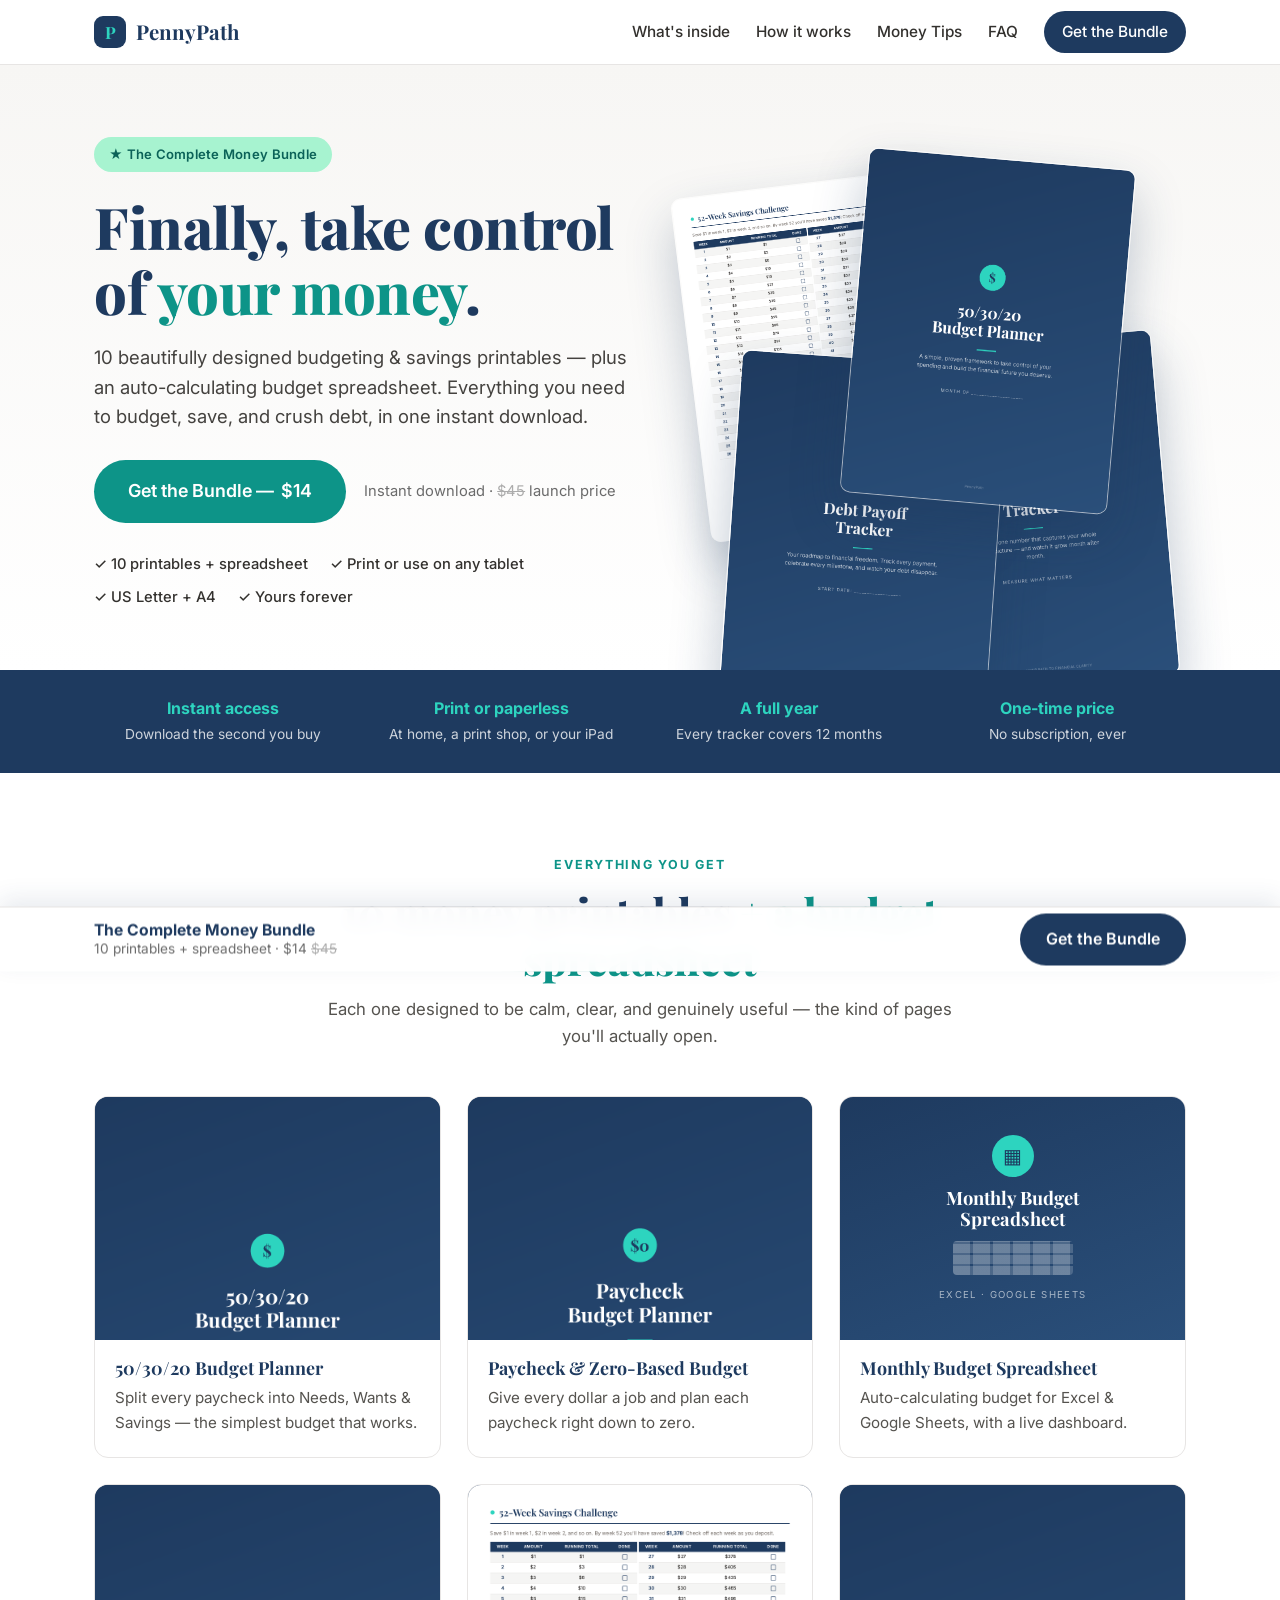
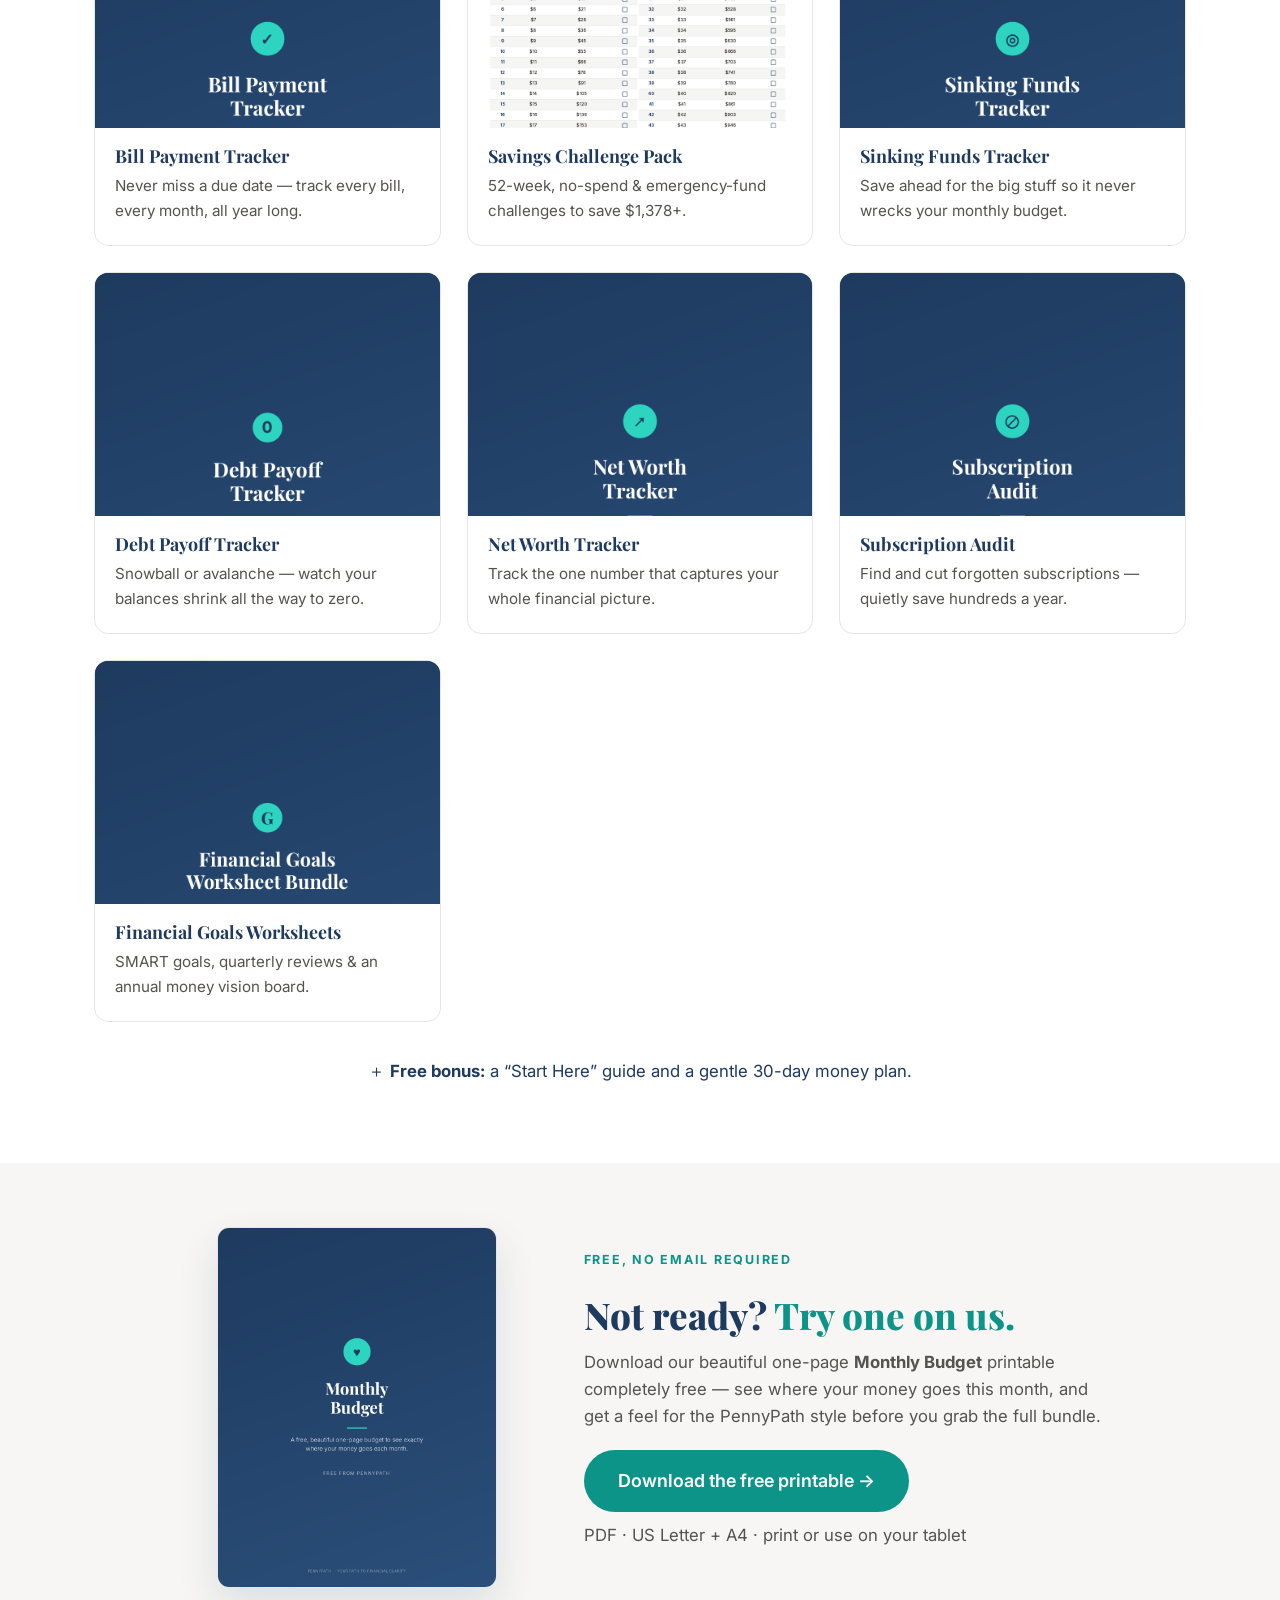
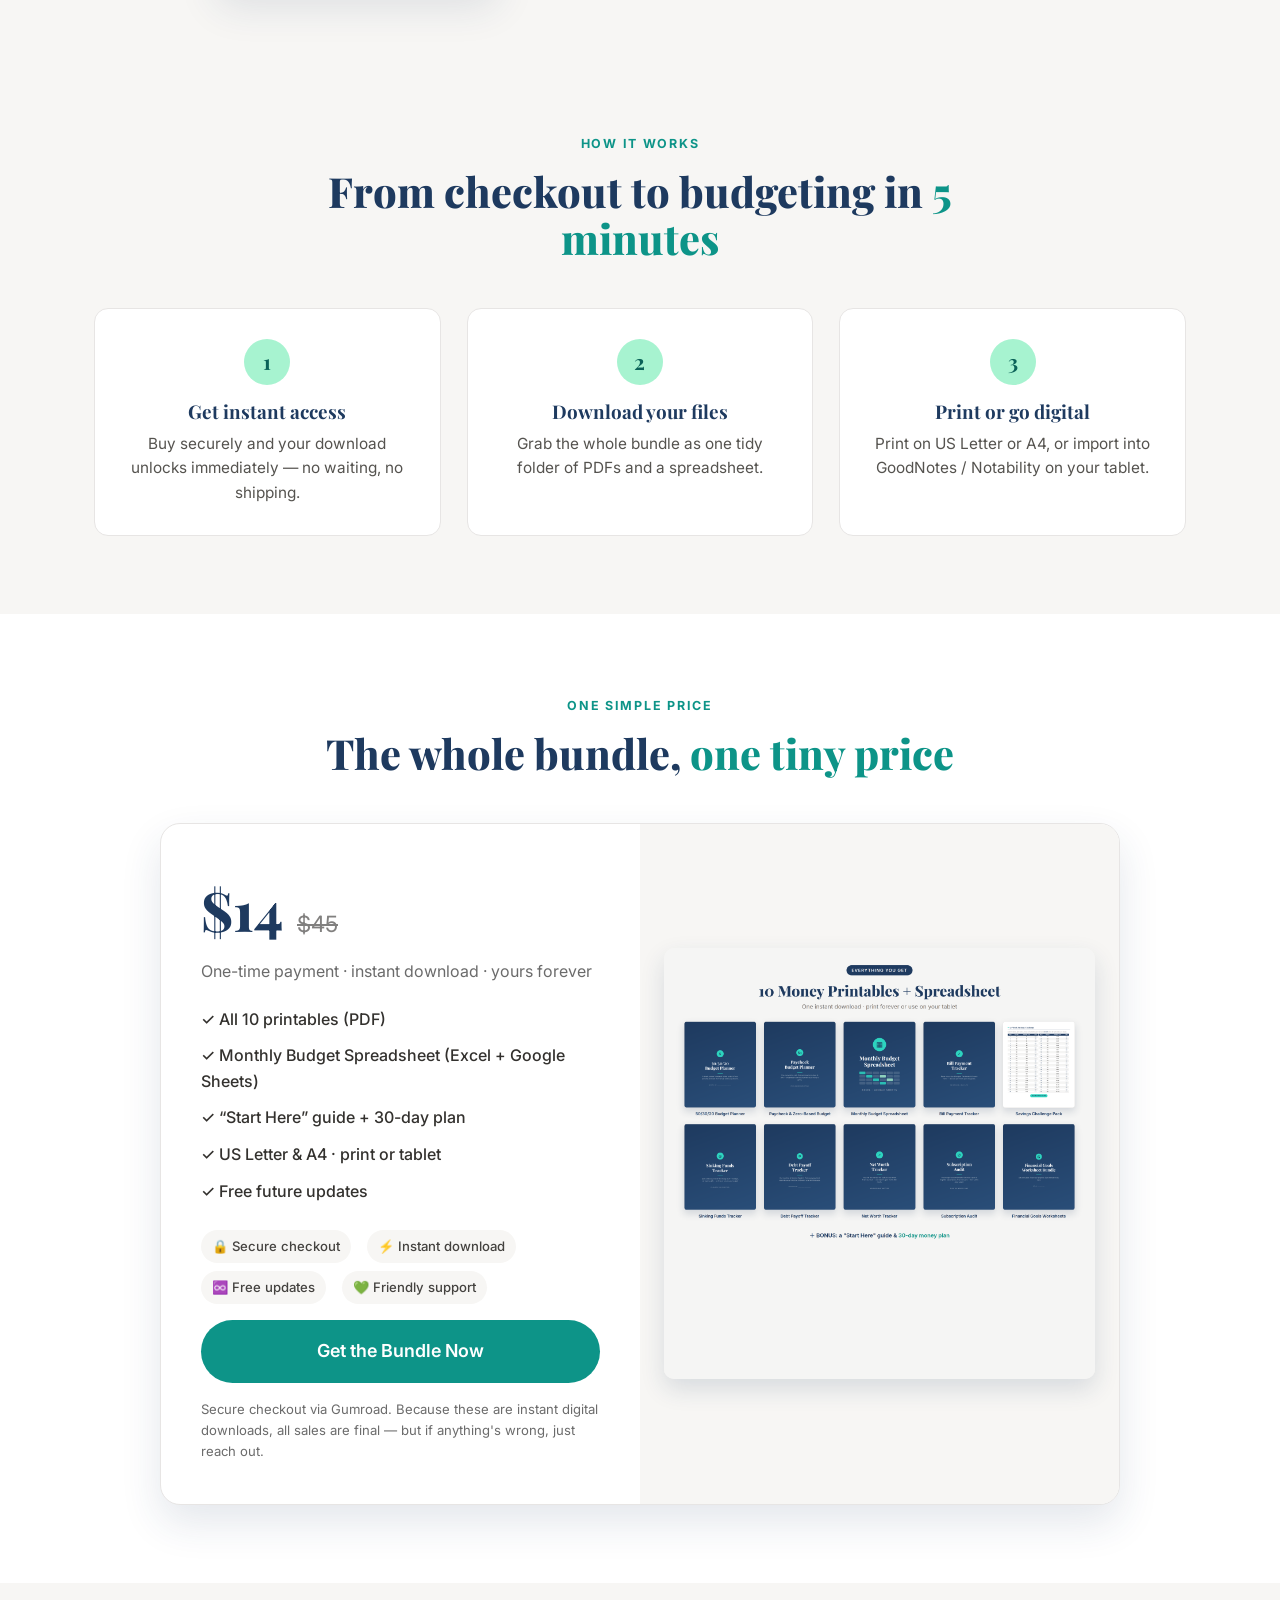
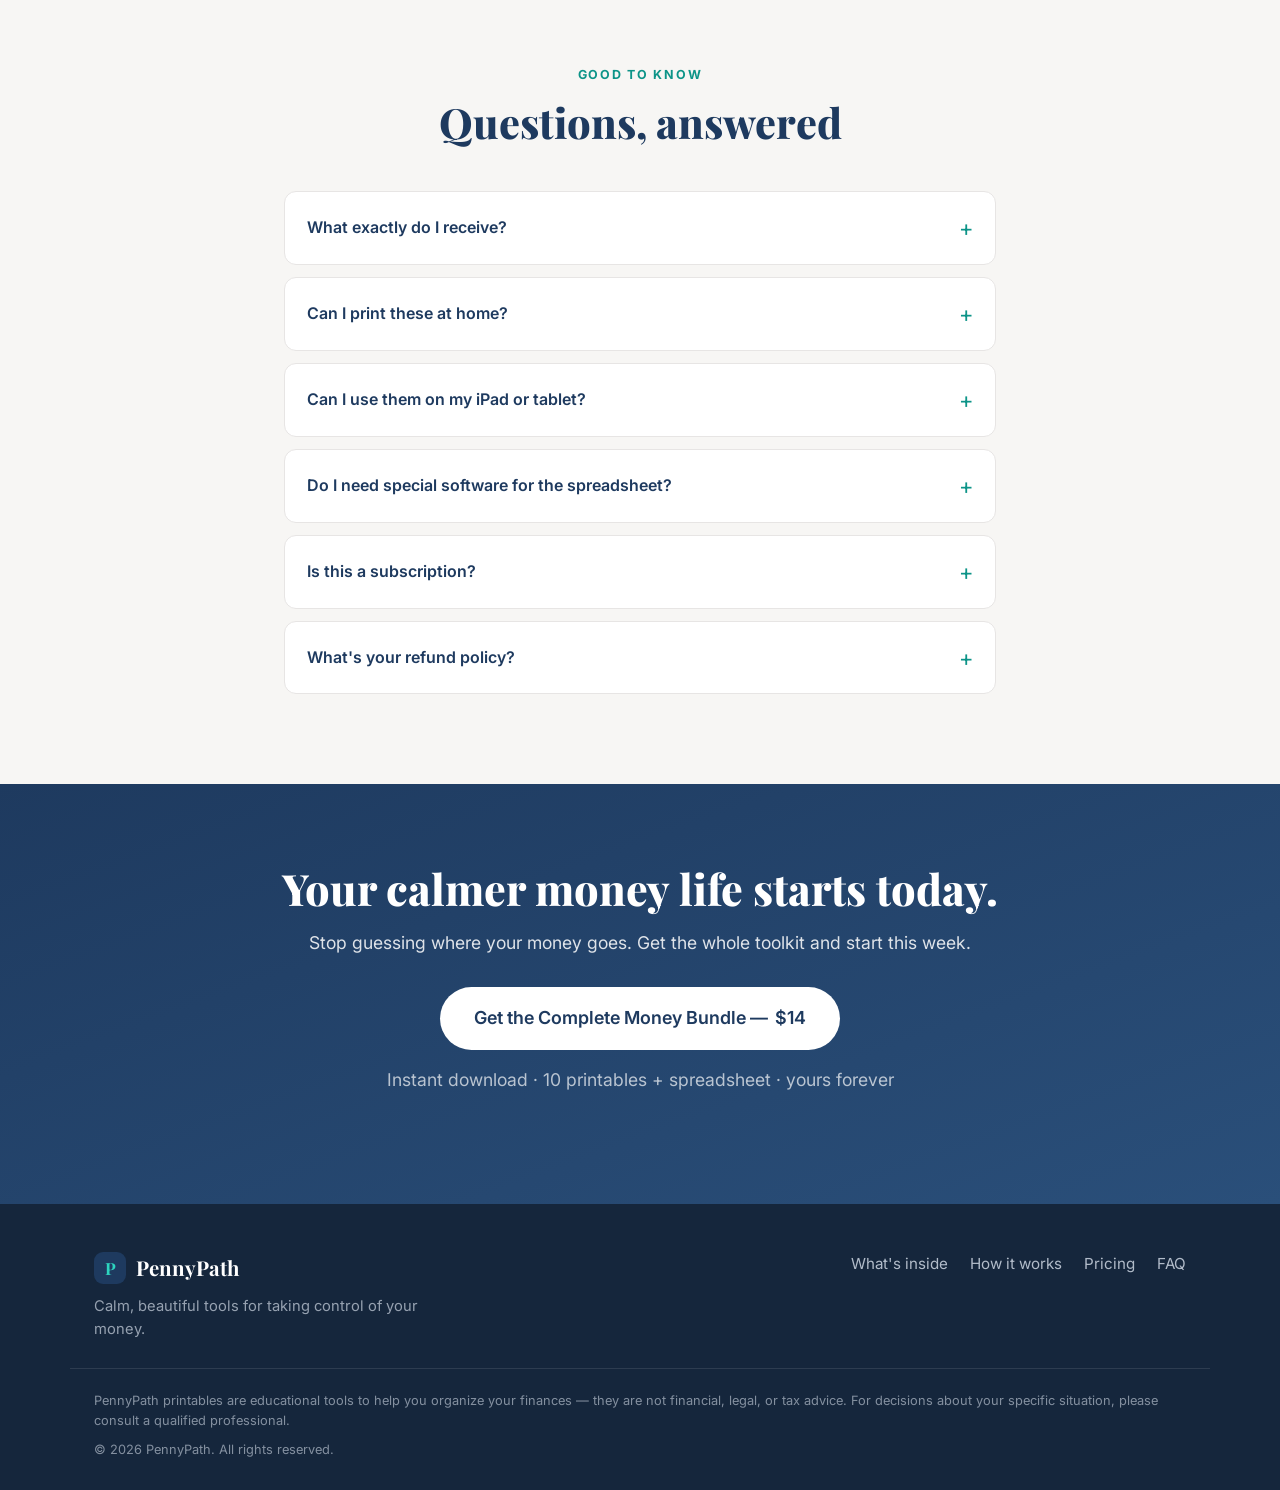
<file: index.html>
<!doctype html>
<html lang="en">
<head>
<meta charset="utf-8">
<meta name="viewport" content="width=device-width, initial-scale=1">
<title>PennyPath — The Complete Money Bundle | 10 Budget Printables + Spreadsheet</title>
<meta name="description" content="10 beautifully designed budgeting & savings printables plus an auto-calculating budget spreadsheet. Instant download, print at home or use on any tablet. Take control of your money for $14.">
<link rel="canonical" href="https://blackeagle54.github.io/pennypath/">
<meta name="theme-color" content="#1E3A5F">

<!-- Open Graph / social -->
<meta property="og:type" content="product">
<meta property="og:title" content="PennyPath — The Complete Money Bundle">
<meta property="og:description" content="10 budgeting & savings printables + a budget spreadsheet. Instant download. Print or use on any tablet.">
<meta property="og:image" content="assets/og-card.png">
<meta property="og:url" content="https://blackeagle54.github.io/pennypath/">
<meta name="twitter:card" content="summary_large_image">
<meta name="twitter:title" content="PennyPath — The Complete Money Bundle">
<meta name="twitter:description" content="10 budgeting & savings printables + a budget spreadsheet. Instant download.">
<meta name="twitter:image" content="assets/og-card.png">

<link rel="icon" href="favicon.svg" type="image/svg+xml">
<link rel="preconnect" href="https://fonts.googleapis.com">
<link rel="preconnect" href="https://fonts.gstatic.com" crossorigin>
<link href="https://fonts.googleapis.com/css2?family=Inter:wght@300;400;500;600;700;800&family=Playfair+Display:wght@600;700;800&display=swap" rel="stylesheet">
<link rel="stylesheet" href="style.css">

<!-- ╔══════════════════════════════════════════════════════════════════╗
     ║  ★ THE ONLY THING YOU NEED TO EDIT ★                            ║
     ║  After you create your Gumroad product, paste its URL below.     ║
     ║  Every "Get the Bundle" button on the page will use it.          ║
     ╚══════════════════════════════════════════════════════════════════╝ -->
<script>
  window.PENNYPATH = {
    // ↓↓↓ PASTE YOUR GUMROAD PRODUCT URL HERE (e.g. "https://pennypath.gumroad.com/l/money-bundle") ↓↓↓
    gumroad: "",
    price: "$14",
    compareAt: "$45"
  };
</script>

<!-- Product structured data for SEO/rich results -->
<script type="application/ld+json">
{
  "@context": "https://schema.org",
  "@type": "Product",
  "name": "PennyPath — The Complete Money Bundle",
  "description": "10 budgeting & savings printables plus an auto-calculating budget spreadsheet. Instant digital download.",
  "image": "https://blackeagle54.github.io/pennypath/assets/og-card.png",
  "brand": { "@type": "Brand", "name": "PennyPath" },
  "offers": { "@type": "Offer", "price": "14.00", "priceCurrency": "USD", "availability": "https://schema.org/InStock" }
}
</script>
</head>
<body>

<!-- NAV -->
<header class="nav">
  <div class="wrap nav-inner">
    <a class="brand" href="#top"><span class="brand-mark">P</span> PennyPath</a>
    <nav class="nav-links">
      <a href="#included">What's inside</a>
      <a href="#how">How it works</a>
      <a href="blog/">Money Tips</a>
      <a href="#faq">FAQ</a>
      <a class="btn btn-sm" data-buy href="#pricing">Get the Bundle</a>
    </nav>
  </div>
</header>

<!-- HERO -->
<section class="hero" id="top">
  <div class="wrap hero-grid">
    <div class="hero-copy">
      <span class="pill">★ The Complete Money Bundle</span>
      <h1>Finally, take control of <span class="em">your money</span>.</h1>
      <p class="lead">10 beautifully designed budgeting &amp; savings printables — plus an auto-calculating
        budget spreadsheet. Everything you need to budget, save, and crush debt, in one instant download.</p>
      <div class="hero-cta">
        <a class="btn btn-lg" data-buy href="#pricing">Get the Bundle — <span data-price>$14</span></a>
        <span class="cta-note">Instant download · <s data-compare>$45</s> launch price</span>
      </div>
      <ul class="trust">
        <li>✓ 10 printables + spreadsheet</li>
        <li>✓ Print or use on any tablet</li>
        <li>✓ US Letter + A4</li>
        <li>✓ Yours forever</li>
      </ul>
    </div>
    <div class="hero-art">
      <img class="c c1" src="assets/covers/savings-challenge.png" alt="Savings Challenge Pack preview" loading="eager">
      <img class="c c2" src="assets/covers/budget-planner-503020.png" alt="50/30/20 Budget Planner preview" loading="eager">
      <img class="c c3" src="assets/covers/debt-tracker.png" alt="Debt Payoff Tracker preview" loading="eager">
      <img class="c c4" src="assets/covers/net-worth-tracker.png" alt="Net Worth Tracker preview" loading="eager">
    </div>
  </div>
</section>

<!-- VALUE STRIP -->
<section class="strip">
  <div class="wrap strip-grid">
    <div><b>Instant access</b><span>Download the second you buy</span></div>
    <div><b>Print or paperless</b><span>At home, a print shop, or your iPad</span></div>
    <div><b>A full year</b><span>Every tracker covers 12 months</span></div>
    <div><b>One-time price</b><span>No subscription, ever</span></div>
  </div>
</section>

<!-- INCLUDED -->
<section class="section" id="included">
  <div class="wrap">
    <div class="section-head">
      <span class="kicker">Everything you get</span>
      <h2>10 money printables <span class="em">+ a budget spreadsheet</span></h2>
      <p>Each one designed to be calm, clear, and genuinely useful — the kind of pages you'll actually open.</p>
    </div>
    <div class="cards">
      <article class="card"><img src="assets/covers/budget-planner-503020.png" alt="50/30/20 Budget Planner">
        <h3>50/30/20 Budget Planner</h3><p>Split every paycheck into Needs, Wants &amp; Savings — the simplest budget that works.</p></article>
      <article class="card"><img src="assets/covers/paycheck-zero-based-budget.png" alt="Paycheck & Zero-Based Budget">
        <h3>Paycheck &amp; Zero-Based Budget</h3><p>Give every dollar a job and plan each paycheck right down to zero.</p></article>
      <article class="card"><div class="sheet-cover"><div class="sc-badge">▦</div><div class="sc-title">Monthly Budget<br>Spreadsheet</div><div class="sc-grid"></div><div class="sc-tag">EXCEL · GOOGLE SHEETS</div></div>
        <h3>Monthly Budget Spreadsheet</h3><p>Auto-calculating budget for Excel &amp; Google Sheets, with a live dashboard.</p></article>
      <article class="card"><img src="assets/covers/bill-payment-tracker.png" alt="Bill Payment Tracker">
        <h3>Bill Payment Tracker</h3><p>Never miss a due date — track every bill, every month, all year long.</p></article>
      <article class="card"><img src="assets/covers/savings-challenge.png" alt="Savings Challenge Pack">
        <h3>Savings Challenge Pack</h3><p>52-week, no-spend &amp; emergency-fund challenges to save $1,378+.</p></article>
      <article class="card"><img src="assets/covers/sinking-funds-tracker.png" alt="Sinking Funds Tracker">
        <h3>Sinking Funds Tracker</h3><p>Save ahead for the big stuff so it never wrecks your monthly budget.</p></article>
      <article class="card"><img src="assets/covers/debt-tracker.png" alt="Debt Payoff Tracker">
        <h3>Debt Payoff Tracker</h3><p>Snowball or avalanche — watch your balances shrink all the way to zero.</p></article>
      <article class="card"><img src="assets/covers/net-worth-tracker.png" alt="Net Worth Tracker">
        <h3>Net Worth Tracker</h3><p>Track the one number that captures your whole financial picture.</p></article>
      <article class="card"><img src="assets/covers/subscription-audit.png" alt="Subscription Audit">
        <h3>Subscription Audit</h3><p>Find and cut forgotten subscriptions — quietly save hundreds a year.</p></article>
      <article class="card"><img src="assets/covers/financial-goals.png" alt="Financial Goals Worksheets">
        <h3>Financial Goals Worksheets</h3><p>SMART goals, quarterly reviews &amp; an annual money vision board.</p></article>
    </div>
    <p class="bonus">＋ <b>Free bonus:</b> a “Start Here” guide and a gentle 30-day money plan.</p>
  </div>
</section>

<!-- FREE SAMPLE -->
<section class="freebie">
  <div class="wrap freebie-grid">
    <div class="freebie-art">
      <img src="assets/covers/free-monthly-budget.png" alt="Free Monthly Budget printable preview">
    </div>
    <div class="freebie-copy">
      <span class="kicker">Free, no email required</span>
      <h2>Not ready? <span class="em">Try one on us.</span></h2>
      <p>Download our beautiful one-page <strong>Monthly Budget</strong> printable completely free — see where
        your money goes this month, and get a feel for the PennyPath style before you grab the full bundle.</p>
      <a class="btn btn-lg" href="freebie/Free-Monthly-Budget-PennyPath.pdf" download>Download the free printable →</a>
      <p class="cta-note">PDF · US Letter + A4 · print or use on your tablet</p>
    </div>
  </div>
</section>

<!-- HOW -->
<section class="section alt" id="how">
  <div class="wrap">
    <div class="section-head">
      <span class="kicker">How it works</span>
      <h2>From checkout to budgeting in <span class="em">5 minutes</span></h2>
    </div>
    <div class="steps">
      <div class="step"><span class="num">1</span><h3>Get instant access</h3><p>Buy securely and your download unlocks immediately — no waiting, no shipping.</p></div>
      <div class="step"><span class="num">2</span><h3>Download your files</h3><p>Grab the whole bundle as one tidy folder of PDFs and a spreadsheet.</p></div>
      <div class="step"><span class="num">3</span><h3>Print or go digital</h3><p>Print on US Letter or A4, or import into GoodNotes / Notability on your tablet.</p></div>
    </div>
  </div>
</section>

<!-- PRICING -->
<section class="section" id="pricing">
  <div class="wrap">
    <div class="section-head">
      <span class="kicker">One simple price</span>
      <h2>The whole bundle, <span class="em">one tiny price</span></h2>
    </div>
    <div class="price-card">
      <div class="price-left">
        <div class="price-row"><span class="price-now" data-price>$14</span><span class="price-was"><s data-compare>$45</s></span></div>
        <p class="price-sub">One-time payment · instant download · yours forever</p>
        <ul class="price-list">
          <li>✓ All 10 printables (PDF)</li>
          <li>✓ Monthly Budget Spreadsheet (Excel + Google Sheets)</li>
          <li>✓ “Start Here” guide + 30-day plan</li>
          <li>✓ US Letter &amp; A4 · print or tablet</li>
          <li>✓ Free future updates</li>
        </ul>
        <div class="guarantee">
          <span>🔒 Secure checkout</span><span>⚡ Instant download</span><span>♾️ Free updates</span><span>💚 Friendly support</span>
        </div>
        <a class="btn btn-lg btn-block" data-buy href="#">Get the Bundle Now</a>
        <p class="price-fine">Secure checkout via Gumroad. Because these are instant digital downloads, all sales are final — but if anything's wrong, just reach out.</p>
      </div>
      <div class="price-right">
        <img src="assets/grid-everything.png" alt="Everything included in the PennyPath Complete Money Bundle">
      </div>
    </div>
  </div>
</section>

<!-- FAQ -->
<section class="section alt" id="faq">
  <div class="wrap narrow">
    <div class="section-head">
      <span class="kicker">Good to know</span>
      <h2>Questions, answered</h2>
    </div>
    <details><summary>What exactly do I receive?</summary><p>A single download with 10 printable PDFs, an auto-calculating budget spreadsheet (Excel <code>.xlsx</code> that also opens in Google Sheets), and a short “Start Here” guide. Everything is yours to keep.</p></details>
    <details><summary>Can I print these at home?</summary><p>Absolutely. They're designed for US Letter and work on A4 too. In your print dialog, choose “Fit to page” and turn on background graphics so the colors come through.</p></details>
    <details><summary>Can I use them on my iPad or tablet?</summary><p>Yes! Import the PDFs into GoodNotes, Notability, Xodo, or any annotation app and write on them with your stylus — reuse them forever, no printing required.</p></details>
    <details><summary>Do I need special software for the spreadsheet?</summary><p>Microsoft Excel, Apple Numbers, or free Google Sheets all work. Just upload the file to Google Drive and open with Sheets if you don't have Excel.</p></details>
    <details><summary>Is this a subscription?</summary><p>No. It's a one-time purchase. Pay once, download, and it's yours for good — including any future updates to the bundle.</p></details>
    <details><summary>What's your refund policy?</summary><p>Because these are instant digital downloads, all sales are final. That said, if a file won't open or something's not right, email us and we'll fix it or make it right.</p></details>
  </div>
</section>

<!-- FINAL CTA -->
<section class="final">
  <div class="wrap final-inner">
    <h2>Your calmer money life starts today.</h2>
    <p>Stop guessing where your money goes. Get the whole toolkit and start this week.</p>
    <a class="btn btn-lg btn-light" data-buy href="#">Get the Complete Money Bundle — <span data-price>$14</span></a>
    <p class="cta-note light">Instant download · 10 printables + spreadsheet · yours forever</p>
  </div>
</section>

<!-- FOOTER -->
<footer class="footer">
  <div class="wrap footer-inner">
    <div>
      <a class="brand" href="#top"><span class="brand-mark">P</span> PennyPath</a>
      <p class="foot-tag">Calm, beautiful tools for taking control of your money.</p>
    </div>
    <nav class="foot-links">
      <a href="#included">What's inside</a>
      <a href="#how">How it works</a>
      <a href="#pricing">Pricing</a>
      <a href="#faq">FAQ</a>
    </nav>
  </div>
  <div class="wrap foot-legal">
    <p>PennyPath printables are educational tools to help you organize your finances — they are not financial, legal, or tax advice. For decisions about your specific situation, please consult a qualified professional.</p>
    <p>© <span id="year">2026</span> PennyPath. All rights reserved.</p>
  </div>
</footer>

<!-- Sticky buy bar (appears after the hero) -->
<div id="buybar" class="buybar">
  <div class="wrap buybar-inner">
    <div class="buybar-text"><b>The Complete Money Bundle</b><span>10 printables + spreadsheet · <span data-price>$14</span> <s data-compare>$45</s></span></div>
    <a class="btn" data-buy href="#pricing">Get the Bundle</a>
  </div>
</div>

<!-- shown only if the store link isn't configured yet -->
<div id="soon" hidden class="soon">The store opens any moment — the bundle link isn't live yet. Check back shortly! 💚</div>

<script>
  // Wire every [data-buy] button to the configured Gumroad URL; fill price text.
  (function () {
    var cfg = window.PENNYPATH || {};
    document.querySelectorAll('[data-price]').forEach(function (el) { if (cfg.price) el.textContent = cfg.price; });
    document.querySelectorAll('[data-compare]').forEach(function (el) { if (cfg.compareAt) el.textContent = cfg.compareAt; });
    var url = (cfg.gumroad || '').trim();
    document.querySelectorAll('[data-buy]').forEach(function (a) {
      if (url) {
        a.setAttribute('href', url);
        a.setAttribute('target', '_blank');
        a.setAttribute('rel', 'noopener');
      } else {
        // No store URL set yet — keep buttons inert but friendly instead of dead links.
        a.setAttribute('href', '#pricing');
        a.addEventListener('click', function (e) {
          if (!(cfg.gumroad || '').trim()) {
            e.preventDefault();
            var box = document.getElementById('soon');
            if (box) { box.hidden = false; box.scrollIntoView({ behavior: 'smooth', block: 'center' }); }
          }
        });
      }
    });
    var y = document.getElementById('year');
    if (y) y.textContent = new Date().getFullYear();

    // Sticky buy bar: show after the hero scrolls out, hide when the pricing section is in view.
    var bar = document.getElementById('buybar');
    var pricing = document.getElementById('pricing');
    function onScroll() {
      if (!bar) return;
      var past = window.scrollY > 620;
      var atPricing = false;
      if (pricing) {
        var r = pricing.getBoundingClientRect();
        atPricing = r.top < window.innerHeight && r.bottom > 0;
      }
      bar.classList.toggle('show', past && !atPricing);
    }
    window.addEventListener('scroll', onScroll, { passive: true });
    onScroll();
  })();
</script>

</body>
</html>
</file>
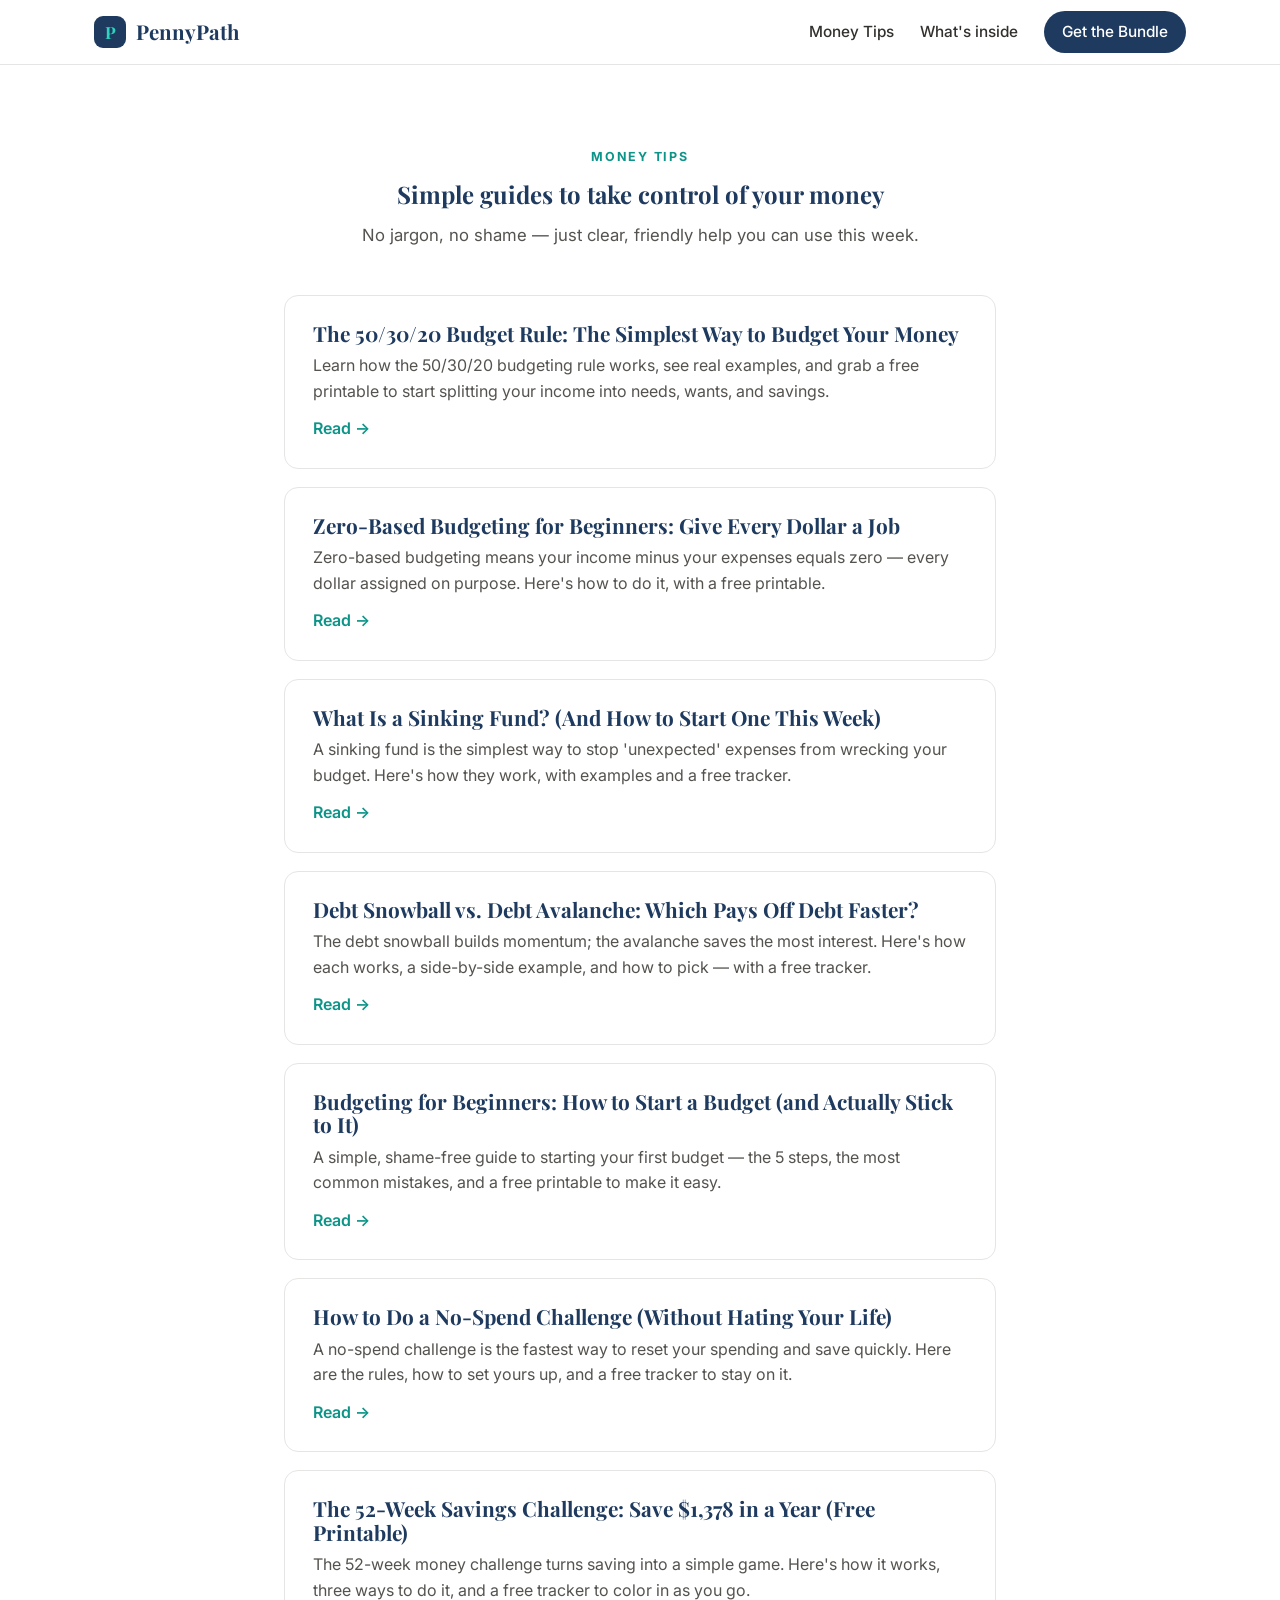
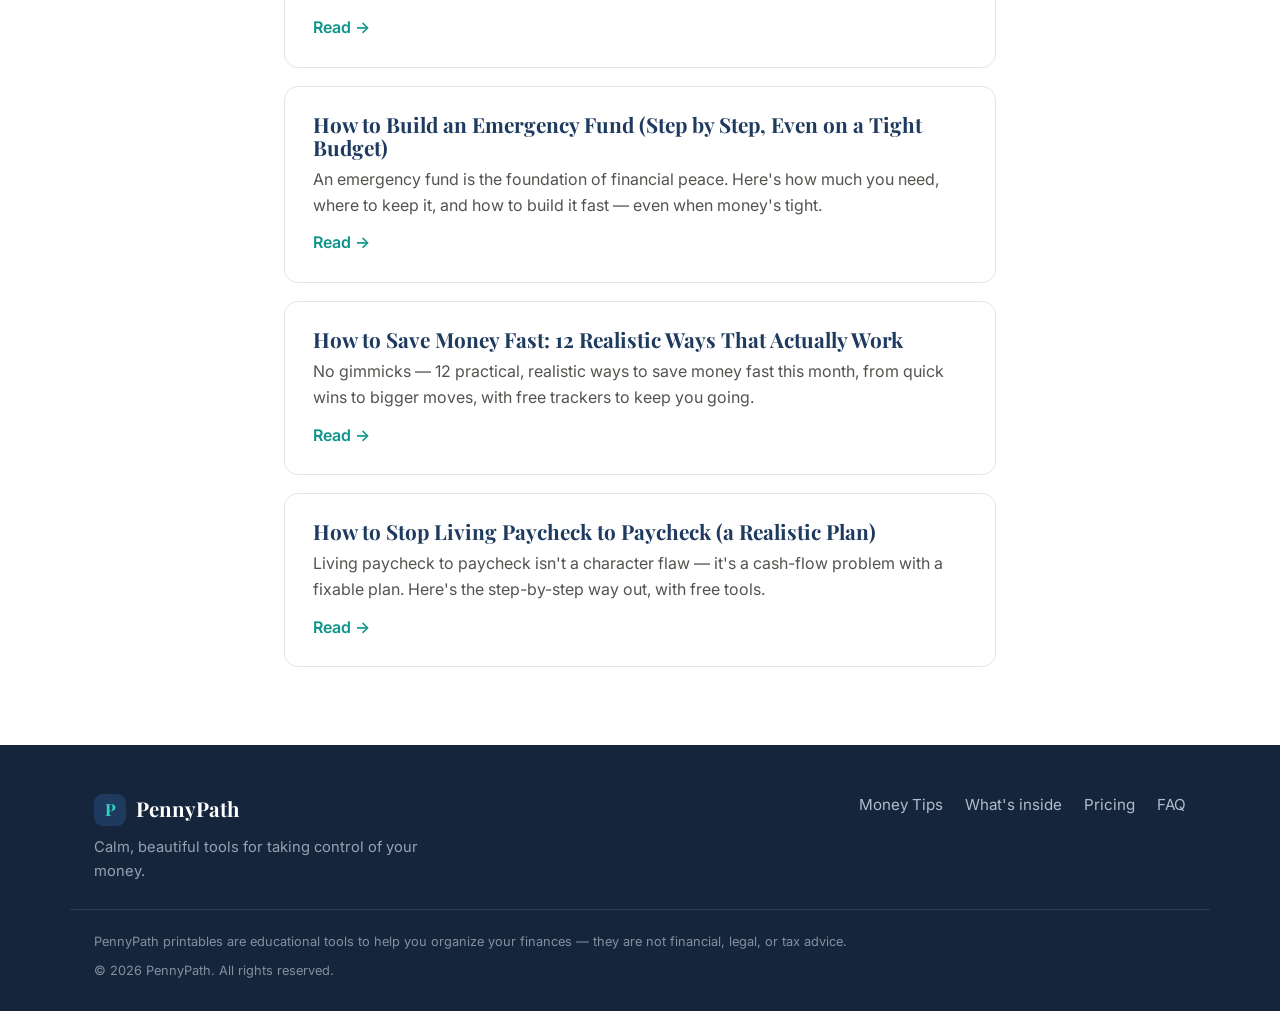
<file: blog/index.html>
<!doctype html><html lang="en"><head>
<meta charset="utf-8"><meta name="viewport" content="width=device-width, initial-scale=1">
<title>Money Tips — budgeting, saving &amp; debt payoff | PennyPath</title>
<meta name="description" content="Practical, beginner-friendly money guides from PennyPath: the 50/30/20 rule, sinking funds, zero-based budgeting and more.">
<link rel="canonical" href="https://blackeagle54.github.io/pennypath/blog/">
<meta property="og:title" content="Money Tips — budgeting, saving &amp; debt payoff"><meta property="og:description" content="Practical, beginner-friendly money guides from PennyPath: the 50/30/20 rule, sinking funds, zero-based budgeting and more.">
<meta property="og:image" content="https://blackeagle54.github.io/pennypath/assets/og-card.png"><meta property="og:url" content="https://blackeagle54.github.io/pennypath/blog/">
<meta name="twitter:card" content="summary_large_image">
<link rel="icon" href="../favicon.svg" type="image/svg+xml">
<link rel="preconnect" href="https://fonts.googleapis.com"><link rel="preconnect" href="https://fonts.gstatic.com" crossorigin>
<link href="https://fonts.googleapis.com/css2?family=Inter:wght@300;400;500;600;700;800&family=Playfair+Display:wght@600;700;800&display=swap" rel="stylesheet">
<link rel="stylesheet" href="../style.css"></head><body>
<header class="nav"><div class="wrap nav-inner">
  <a class="brand" href="../index.html"><span class="brand-mark">P</span> PennyPath</a>
  <nav class="nav-links">
    <a href="../blog/">Money Tips</a>
    <a href="../index.html#included">What's inside</a>
    <a class="btn btn-sm" href="../index.html#pricing">Get the Bundle</a>
  </nav></div></header>
<section class="section"><div class="wrap narrow">
  <div class="section-head"><span class="kicker">Money Tips</span><h1>Simple guides to take control of your money</h1>
  <p>No jargon, no shame — just clear, friendly help you can use this week.</p></div>
  <div class="post-list"><a class="post-card" href="50-30-20-budget-rule/">
  <h2>The 50/30/20 Budget Rule: The Simplest Way to Budget Your Money</h2><p>Learn how the 50/30/20 budgeting rule works, see real examples, and grab a free printable to start splitting your income into needs, wants, and savings.</p><span class="readmore">Read →</span></a>
<a class="post-card" href="zero-based-budgeting-beginners/">
  <h2>Zero-Based Budgeting for Beginners: Give Every Dollar a Job</h2><p>Zero-based budgeting means your income minus your expenses equals zero — every dollar assigned on purpose. Here's how to do it, with a free printable.</p><span class="readmore">Read →</span></a>
<a class="post-card" href="what-is-a-sinking-fund/">
  <h2>What Is a Sinking Fund? (And How to Start One This Week)</h2><p>A sinking fund is the simplest way to stop 'unexpected' expenses from wrecking your budget. Here's how they work, with examples and a free tracker.</p><span class="readmore">Read →</span></a>
<a class="post-card" href="debt-snowball-vs-avalanche/">
  <h2>Debt Snowball vs. Debt Avalanche: Which Pays Off Debt Faster?</h2><p>The debt snowball builds momentum; the avalanche saves the most interest. Here's how each works, a side-by-side example, and how to pick — with a free tracker.</p><span class="readmore">Read →</span></a>
<a class="post-card" href="budgeting-for-beginners/">
  <h2>Budgeting for Beginners: How to Start a Budget (and Actually Stick to It)</h2><p>A simple, shame-free guide to starting your first budget — the 5 steps, the most common mistakes, and a free printable to make it easy.</p><span class="readmore">Read →</span></a>
<a class="post-card" href="no-spend-challenge/">
  <h2>How to Do a No-Spend Challenge (Without Hating Your Life)</h2><p>A no-spend challenge is the fastest way to reset your spending and save quickly. Here are the rules, how to set yours up, and a free tracker to stay on it.</p><span class="readmore">Read →</span></a>
<a class="post-card" href="52-week-savings-challenge/">
  <h2>The 52-Week Savings Challenge: Save $1,378 in a Year (Free Printable)</h2><p>The 52-week money challenge turns saving into a simple game. Here's how it works, three ways to do it, and a free tracker to color in as you go.</p><span class="readmore">Read →</span></a>
<a class="post-card" href="how-to-build-emergency-fund/">
  <h2>How to Build an Emergency Fund (Step by Step, Even on a Tight Budget)</h2><p>An emergency fund is the foundation of financial peace. Here's how much you need, where to keep it, and how to build it fast — even when money's tight.</p><span class="readmore">Read →</span></a>
<a class="post-card" href="how-to-save-money-fast/">
  <h2>How to Save Money Fast: 12 Realistic Ways That Actually Work</h2><p>No gimmicks — 12 practical, realistic ways to save money fast this month, from quick wins to bigger moves, with free trackers to keep you going.</p><span class="readmore">Read →</span></a>
<a class="post-card" href="stop-living-paycheck-to-paycheck/">
  <h2>How to Stop Living Paycheck to Paycheck (a Realistic Plan)</h2><p>Living paycheck to paycheck isn't a character flaw — it's a cash-flow problem with a fixable plan. Here's the step-by-step way out, with free tools.</p><span class="readmore">Read →</span></a></div>
</div></section>
<footer class="footer"><div class="wrap footer-inner">
  <div><a class="brand" href="../index.html"><span class="brand-mark">P</span> PennyPath</a>
  <p class="foot-tag">Calm, beautiful tools for taking control of your money.</p></div>
  <nav class="foot-links"><a href="../blog/">Money Tips</a><a href="../index.html#included">What's inside</a>
  <a href="../index.html#pricing">Pricing</a><a href="../index.html#faq">FAQ</a></nav></div>
  <div class="wrap foot-legal"><p>PennyPath printables are educational tools to help you organize your finances — they are not financial, legal, or tax advice.</p>
  <p>© 2026 PennyPath. All rights reserved.</p></div></footer>
</body></html>
</file>
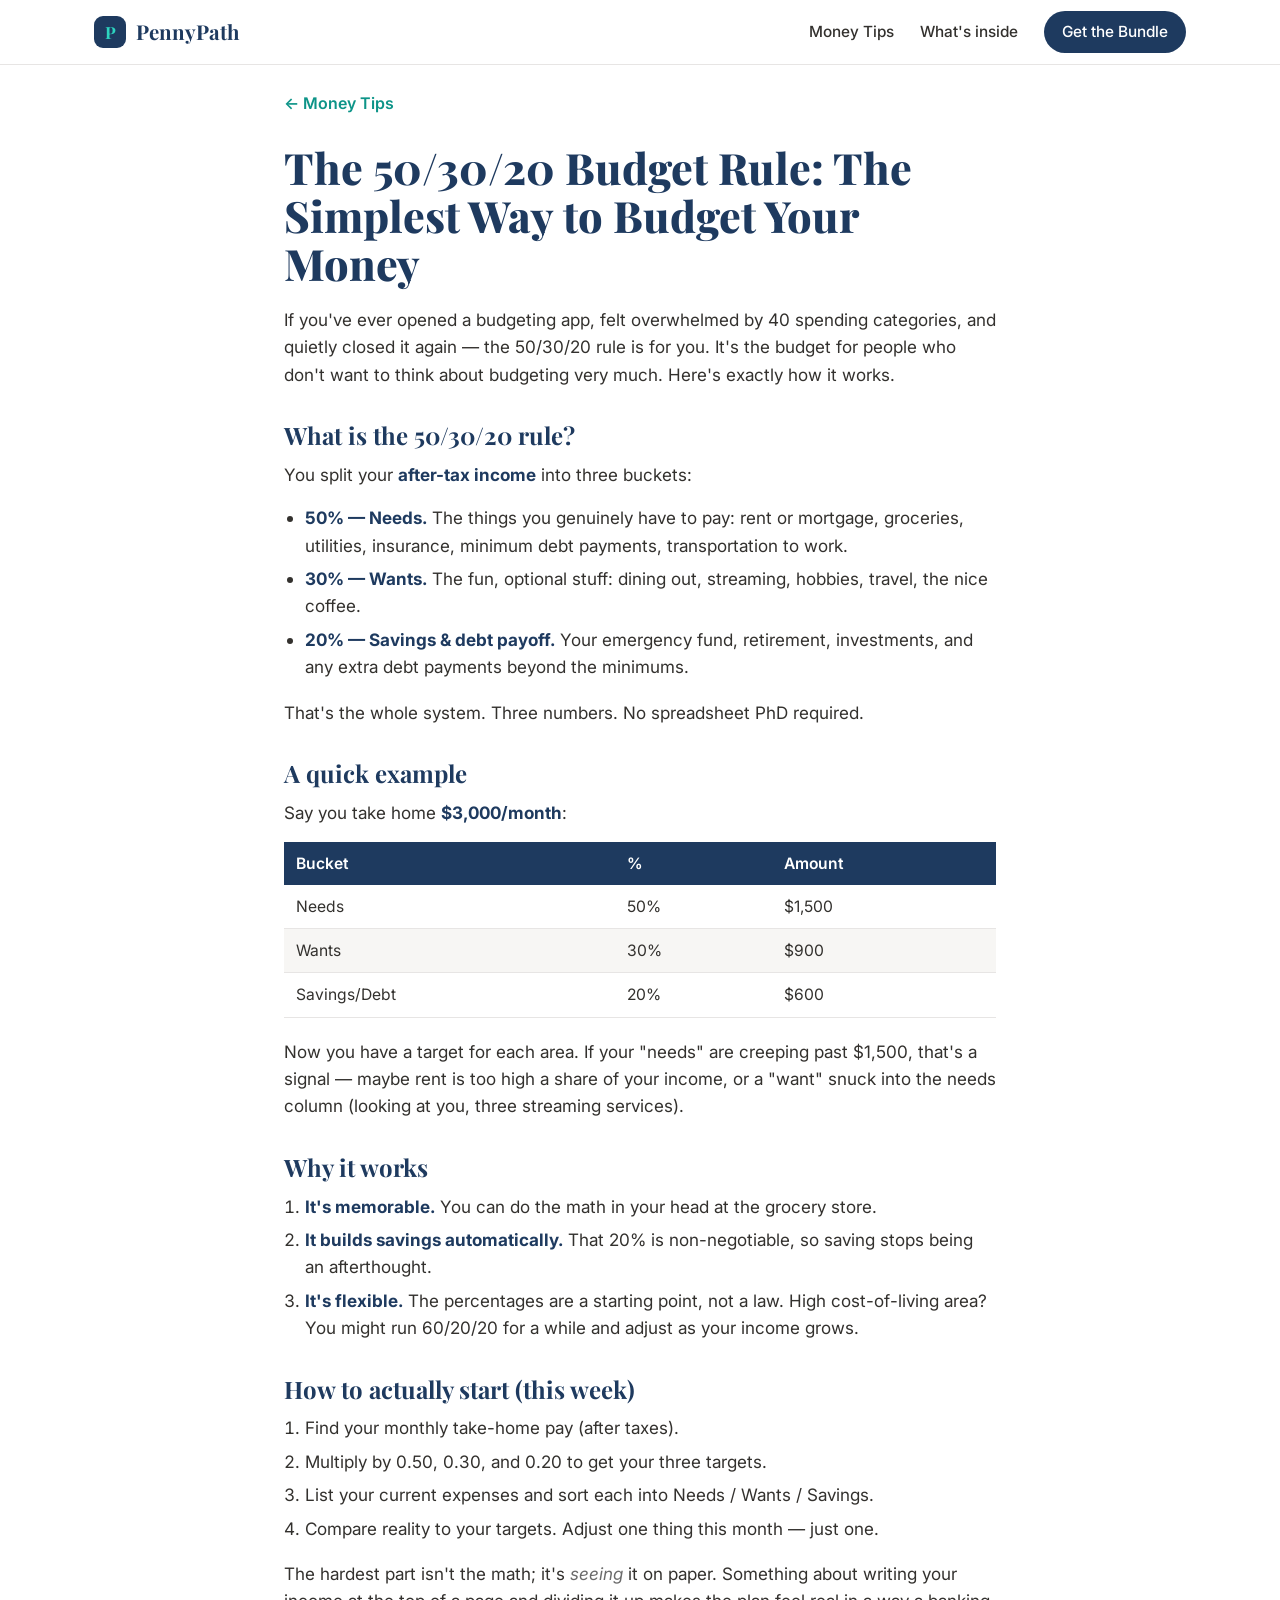
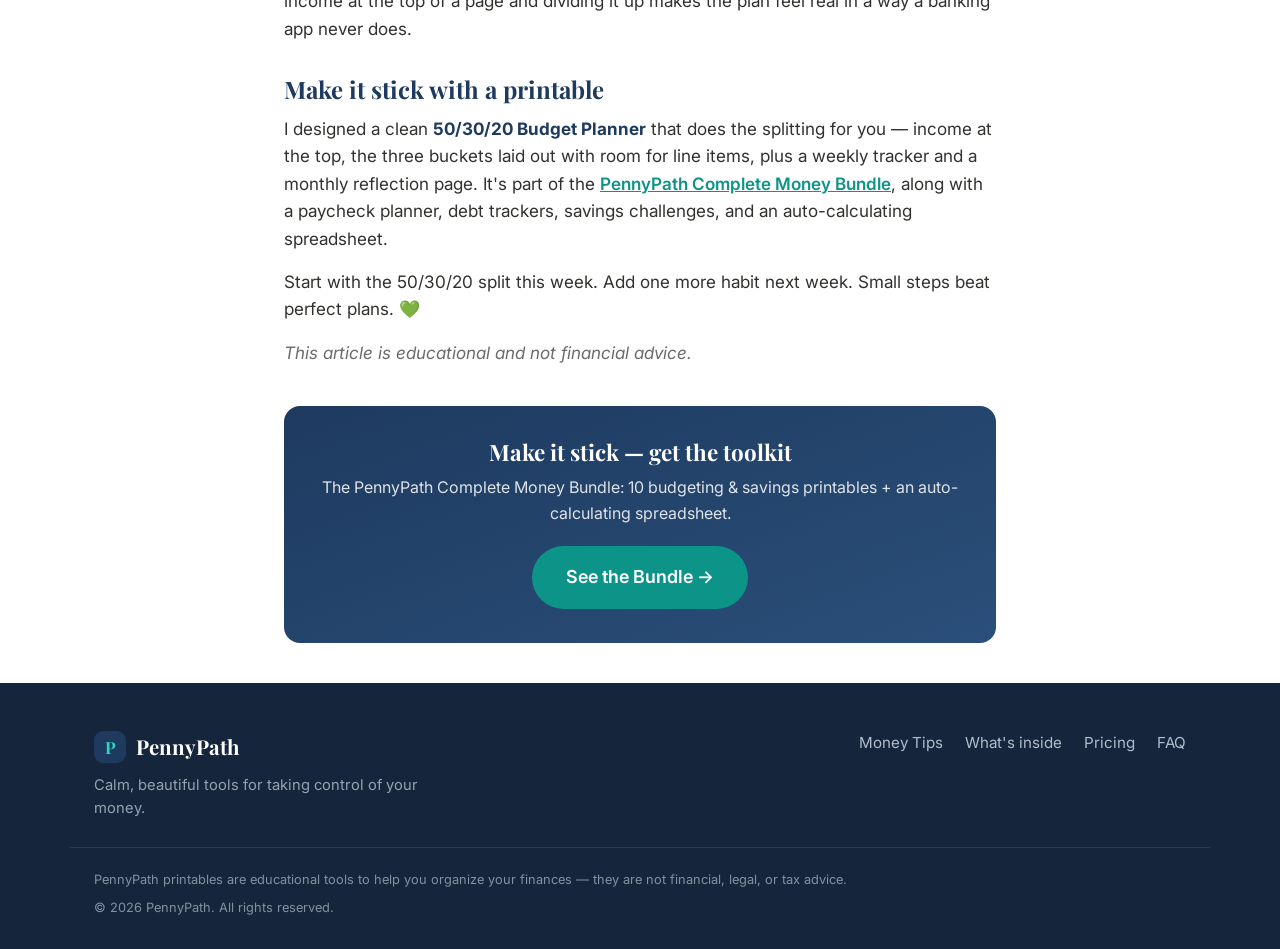
<file: blog/50-30-20-budget-rule/index.html>
<!doctype html><html lang="en"><head>
<meta charset="utf-8"><meta name="viewport" content="width=device-width, initial-scale=1">
<title>The 50/30/20 Budget Rule: The Simplest Way to Budget Your Money | PennyPath</title>
<meta name="description" content="Learn how the 50/30/20 budgeting rule works, see real examples, and grab a free printable to start splitting your income into needs, wants, and savings.">
<link rel="canonical" href="https://blackeagle54.github.io/pennypath/blog/50-30-20-budget-rule/">
<meta property="og:title" content="The 50/30/20 Budget Rule: The Simplest Way to Budget Your Money"><meta property="og:description" content="Learn how the 50/30/20 budgeting rule works, see real examples, and grab a free printable to start splitting your income into needs, wants, and savings.">
<meta property="og:image" content="https://blackeagle54.github.io/pennypath/assets/og-card.png"><meta property="og:url" content="https://blackeagle54.github.io/pennypath/blog/50-30-20-budget-rule/">
<meta name="twitter:card" content="summary_large_image">
<link rel="icon" href="../../favicon.svg" type="image/svg+xml">
<link rel="preconnect" href="https://fonts.googleapis.com"><link rel="preconnect" href="https://fonts.gstatic.com" crossorigin>
<link href="https://fonts.googleapis.com/css2?family=Inter:wght@300;400;500;600;700;800&family=Playfair+Display:wght@600;700;800&display=swap" rel="stylesheet">
<link rel="stylesheet" href="../../style.css"></head><body>
<header class="nav"><div class="wrap nav-inner">
  <a class="brand" href="../../index.html"><span class="brand-mark">P</span> PennyPath</a>
  <nav class="nav-links">
    <a href="../../blog/">Money Tips</a>
    <a href="../../index.html#included">What's inside</a>
    <a class="btn btn-sm" href="../../index.html#pricing">Get the Bundle</a>
  </nav></div></header>
<main class="post"><div class="wrap narrow">
  <a class="crumb" href="../../blog/">← Money Tips</a>
  <article class="article"><h1>The 50/30/20 Budget Rule: The Simplest Way to Budget Your Money</h1>
<p>If you&#39;ve ever opened a budgeting app, felt overwhelmed by 40 spending categories, and quietly closed it
again — the 50/30/20 rule is for you. It&#39;s the budget for people who don&#39;t want to think about budgeting
very much. Here&#39;s exactly how it works.</p>
<h2>What is the 50/30/20 rule?</h2>
<p>You split your <strong>after-tax income</strong> into three buckets:</p>
<ul>
<li><strong>50% — Needs.</strong> The things you genuinely have to pay: rent or mortgage, groceries, utilities, insurance,
minimum debt payments, transportation to work.</li>
<li><strong>30% — Wants.</strong> The fun, optional stuff: dining out, streaming, hobbies, travel, the nice coffee.</li>
<li><strong>20% — Savings &amp; debt payoff.</strong> Your emergency fund, retirement, investments, and any extra debt payments
beyond the minimums.</li>
</ul>
<p>That&#39;s the whole system. Three numbers. No spreadsheet PhD required.</p>
<h2>A quick example</h2>
<p>Say you take home <strong>$3,000/month</strong>:</p>
<table>
<thead>
<tr>
<th>Bucket</th>
<th>%</th>
<th>Amount</th>
</tr>
</thead>
<tbody><tr>
<td>Needs</td>
<td>50%</td>
<td>$1,500</td>
</tr>
<tr>
<td>Wants</td>
<td>30%</td>
<td>$900</td>
</tr>
<tr>
<td>Savings/Debt</td>
<td>20%</td>
<td>$600</td>
</tr>
</tbody></table>
<p>Now you have a target for each area. If your &quot;needs&quot; are creeping past $1,500, that&#39;s a signal — maybe rent is
too high a share of your income, or a &quot;want&quot; snuck into the needs column (looking at you, three streaming
services).</p>
<h2>Why it works</h2>
<ol>
<li><strong>It&#39;s memorable.</strong> You can do the math in your head at the grocery store.</li>
<li><strong>It builds savings automatically.</strong> That 20% is non-negotiable, so saving stops being an afterthought.</li>
<li><strong>It&#39;s flexible.</strong> The percentages are a starting point, not a law. High cost-of-living area? You might run
60/20/20 for a while and adjust as your income grows.</li>
</ol>
<h2>How to actually start (this week)</h2>
<ol>
<li>Find your monthly take-home pay (after taxes).</li>
<li>Multiply by 0.50, 0.30, and 0.20 to get your three targets.</li>
<li>List your current expenses and sort each into Needs / Wants / Savings.</li>
<li>Compare reality to your targets. Adjust one thing this month — just one.</li>
</ol>
<p>The hardest part isn&#39;t the math; it&#39;s <em>seeing</em> it on paper. Something about writing your income at the top of
a page and dividing it up makes the plan feel real in a way a banking app never does.</p>
<h2>Make it stick with a printable</h2>
<p>I designed a clean <strong>50/30/20 Budget Planner</strong> that does the splitting for you — income at the top, the three
buckets laid out with room for line items, plus a weekly tracker and a monthly reflection page. It&#39;s part of
the <a href="https://blackeagle54.github.io/pennypath/">PennyPath Complete Money Bundle</a>, along with a paycheck
planner, debt trackers, savings challenges, and an auto-calculating spreadsheet.</p>
<p>Start with the 50/30/20 split this week. Add one more habit next week. Small steps beat perfect plans. 💚</p>
<p><em>This article is educational and not financial advice.</em></p>
</article>
  <aside class="post-cta">
  <h3>Make it stick — get the toolkit</h3>
  <p>The PennyPath Complete Money Bundle: 10 budgeting & savings printables + an auto-calculating spreadsheet.</p>
  <a class="btn btn-lg" href="../../index.html#pricing">See the Bundle →</a></aside>
</div></main>
<footer class="footer"><div class="wrap footer-inner">
  <div><a class="brand" href="../../index.html"><span class="brand-mark">P</span> PennyPath</a>
  <p class="foot-tag">Calm, beautiful tools for taking control of your money.</p></div>
  <nav class="foot-links"><a href="../../blog/">Money Tips</a><a href="../../index.html#included">What's inside</a>
  <a href="../../index.html#pricing">Pricing</a><a href="../../index.html#faq">FAQ</a></nav></div>
  <div class="wrap foot-legal"><p>PennyPath printables are educational tools to help you organize your finances — they are not financial, legal, or tax advice.</p>
  <p>© 2026 PennyPath. All rights reserved.</p></div></footer>
<script type="application/ld+json">{"@context":"https://schema.org","@type":"Article","headline":"The 50/30/20 Budget Rule: The Simplest Way to Budget Your Money","description":"Learn how the 50/30/20 budgeting rule works, see real examples, and grab a free printable to start splitting your income into needs, wants, and savings.","datePublished":"2026-05-29","publisher":{"@type":"Organization","name":"PennyPath"}}</script>
</body></html>
</file>
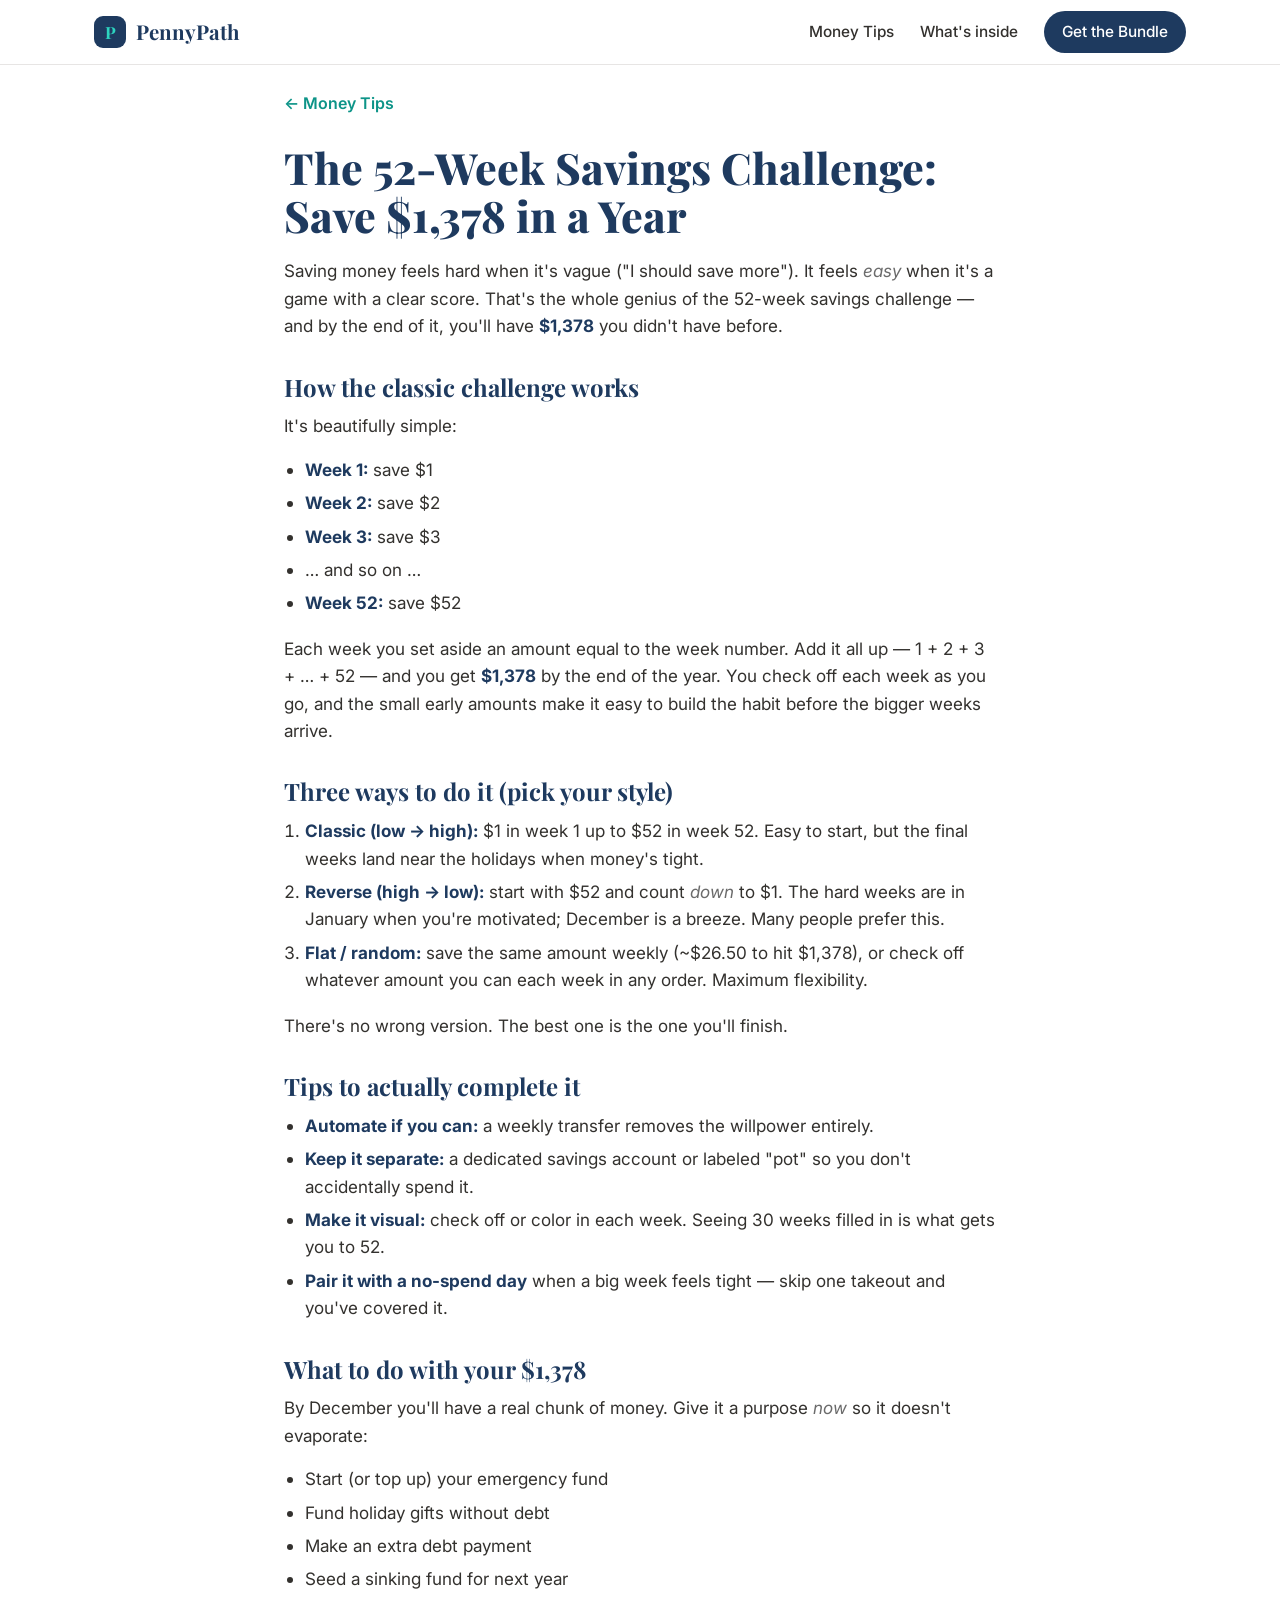
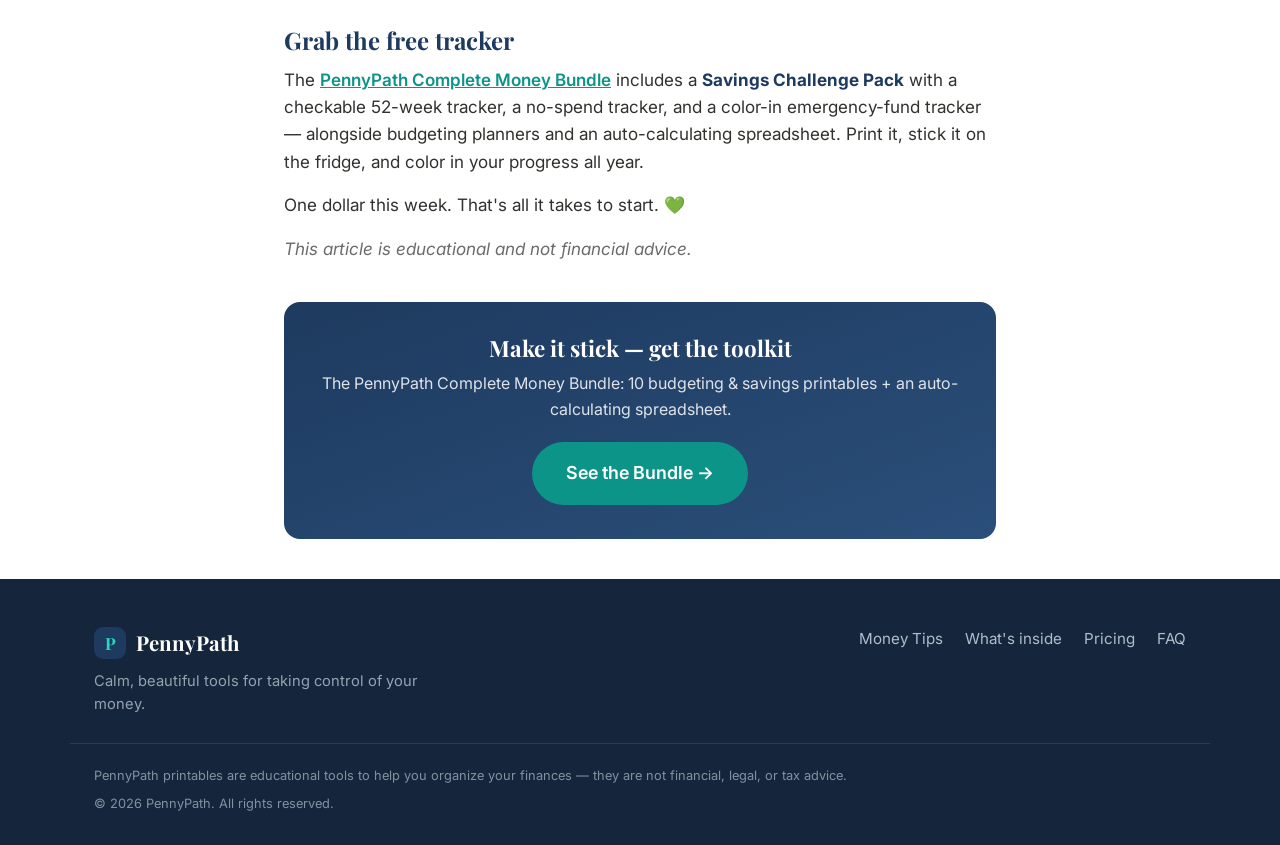
<file: blog/52-week-savings-challenge/index.html>
<!doctype html><html lang="en"><head>
<meta charset="utf-8"><meta name="viewport" content="width=device-width, initial-scale=1">
<title>The 52-Week Savings Challenge: Save $1,378 in a Year (Free Printable) | PennyPath</title>
<meta name="description" content="The 52-week money challenge turns saving into a simple game. Here's how it works, three ways to do it, and a free tracker to color in as you go.">
<link rel="canonical" href="https://blackeagle54.github.io/pennypath/blog/52-week-savings-challenge/">
<meta property="og:title" content="The 52-Week Savings Challenge: Save $1,378 in a Year (Free Printable)"><meta property="og:description" content="The 52-week money challenge turns saving into a simple game. Here's how it works, three ways to do it, and a free tracker to color in as you go.">
<meta property="og:image" content="https://blackeagle54.github.io/pennypath/assets/og-card.png"><meta property="og:url" content="https://blackeagle54.github.io/pennypath/blog/52-week-savings-challenge/">
<meta name="twitter:card" content="summary_large_image">
<link rel="icon" href="../../favicon.svg" type="image/svg+xml">
<link rel="preconnect" href="https://fonts.googleapis.com"><link rel="preconnect" href="https://fonts.gstatic.com" crossorigin>
<link href="https://fonts.googleapis.com/css2?family=Inter:wght@300;400;500;600;700;800&family=Playfair+Display:wght@600;700;800&display=swap" rel="stylesheet">
<link rel="stylesheet" href="../../style.css"></head><body>
<header class="nav"><div class="wrap nav-inner">
  <a class="brand" href="../../index.html"><span class="brand-mark">P</span> PennyPath</a>
  <nav class="nav-links">
    <a href="../../blog/">Money Tips</a>
    <a href="../../index.html#included">What's inside</a>
    <a class="btn btn-sm" href="../../index.html#pricing">Get the Bundle</a>
  </nav></div></header>
<main class="post"><div class="wrap narrow">
  <a class="crumb" href="../../blog/">← Money Tips</a>
  <article class="article"><h1>The 52-Week Savings Challenge: Save $1,378 in a Year</h1>
<p>Saving money feels hard when it&#39;s vague (&quot;I should save more&quot;). It feels <em>easy</em> when it&#39;s a game with a clear
score. That&#39;s the whole genius of the 52-week savings challenge — and by the end of it, you&#39;ll have <strong>$1,378</strong>
you didn&#39;t have before.</p>
<h2>How the classic challenge works</h2>
<p>It&#39;s beautifully simple:</p>
<ul>
<li><strong>Week 1:</strong> save $1</li>
<li><strong>Week 2:</strong> save $2</li>
<li><strong>Week 3:</strong> save $3</li>
<li>… and so on …</li>
<li><strong>Week 52:</strong> save $52</li>
</ul>
<p>Each week you set aside an amount equal to the week number. Add it all up — 1 + 2 + 3 + … + 52 — and you get
<strong>$1,378</strong> by the end of the year. You check off each week as you go, and the small early amounts make it easy
to build the habit before the bigger weeks arrive.</p>
<h2>Three ways to do it (pick your style)</h2>
<ol>
<li><strong>Classic (low → high):</strong> $1 in week 1 up to $52 in week 52. Easy to start, but the final weeks land near the
holidays when money&#39;s tight.</li>
<li><strong>Reverse (high → low):</strong> start with $52 and count <em>down</em> to $1. The hard weeks are in January when you&#39;re
motivated; December is a breeze. Many people prefer this.</li>
<li><strong>Flat / random:</strong> save the same amount weekly (~$26.50 to hit $1,378), or check off whatever amount you can
each week in any order. Maximum flexibility.</li>
</ol>
<p>There&#39;s no wrong version. The best one is the one you&#39;ll finish.</p>
<h2>Tips to actually complete it</h2>
<ul>
<li><strong>Automate if you can:</strong> a weekly transfer removes the willpower entirely.</li>
<li><strong>Keep it separate:</strong> a dedicated savings account or labeled &quot;pot&quot; so you don&#39;t accidentally spend it.</li>
<li><strong>Make it visual:</strong> check off or color in each week. Seeing 30 weeks filled in is what gets you to 52.</li>
<li><strong>Pair it with a no-spend day</strong> when a big week feels tight — skip one takeout and you&#39;ve covered it.</li>
</ul>
<h2>What to do with your $1,378</h2>
<p>By December you&#39;ll have a real chunk of money. Give it a purpose <em>now</em> so it doesn&#39;t evaporate:</p>
<ul>
<li>Start (or top up) your emergency fund</li>
<li>Fund holiday gifts without debt</li>
<li>Make an extra debt payment</li>
<li>Seed a sinking fund for next year</li>
</ul>
<h2>Grab the free tracker</h2>
<p>The <a href="https://blackeagle54.github.io/pennypath/">PennyPath Complete Money Bundle</a> includes a <strong>Savings Challenge
Pack</strong> with a checkable 52-week tracker, a no-spend tracker, and a color-in emergency-fund tracker — alongside
budgeting planners and an auto-calculating spreadsheet. Print it, stick it on the fridge, and color in your
progress all year.</p>
<p>One dollar this week. That&#39;s all it takes to start. 💚</p>
<p><em>This article is educational and not financial advice.</em></p>
</article>
  <aside class="post-cta">
  <h3>Make it stick — get the toolkit</h3>
  <p>The PennyPath Complete Money Bundle: 10 budgeting & savings printables + an auto-calculating spreadsheet.</p>
  <a class="btn btn-lg" href="../../index.html#pricing">See the Bundle →</a></aside>
</div></main>
<footer class="footer"><div class="wrap footer-inner">
  <div><a class="brand" href="../../index.html"><span class="brand-mark">P</span> PennyPath</a>
  <p class="foot-tag">Calm, beautiful tools for taking control of your money.</p></div>
  <nav class="foot-links"><a href="../../blog/">Money Tips</a><a href="../../index.html#included">What's inside</a>
  <a href="../../index.html#pricing">Pricing</a><a href="../../index.html#faq">FAQ</a></nav></div>
  <div class="wrap foot-legal"><p>PennyPath printables are educational tools to help you organize your finances — they are not financial, legal, or tax advice.</p>
  <p>© 2026 PennyPath. All rights reserved.</p></div></footer>
<script type="application/ld+json">{"@context":"https://schema.org","@type":"Article","headline":"The 52-Week Savings Challenge: Save $1,378 in a Year (Free Printable)","description":"The 52-week money challenge turns saving into a simple game. Here's how it works, three ways to do it, and a free tracker to color in as you go.","datePublished":"2026-05-25","publisher":{"@type":"Organization","name":"PennyPath"}}</script>
</body></html>
</file>
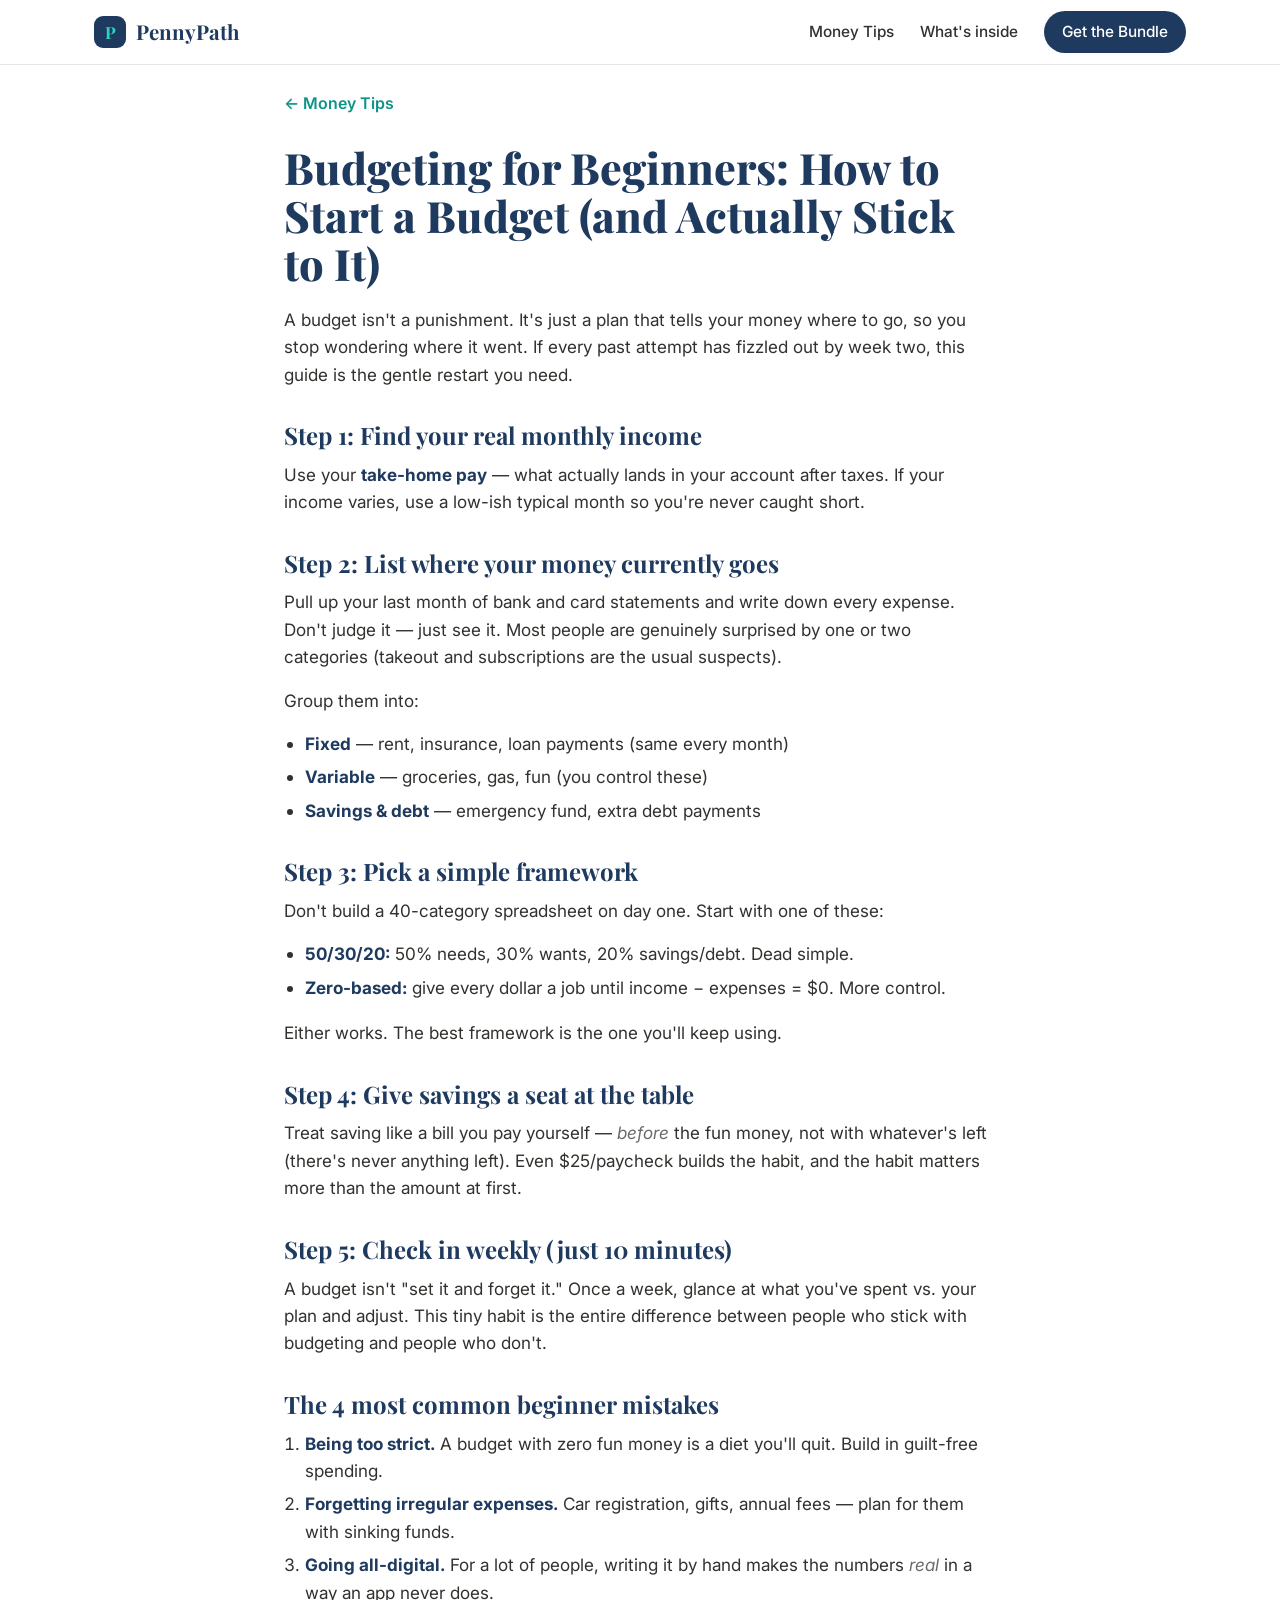
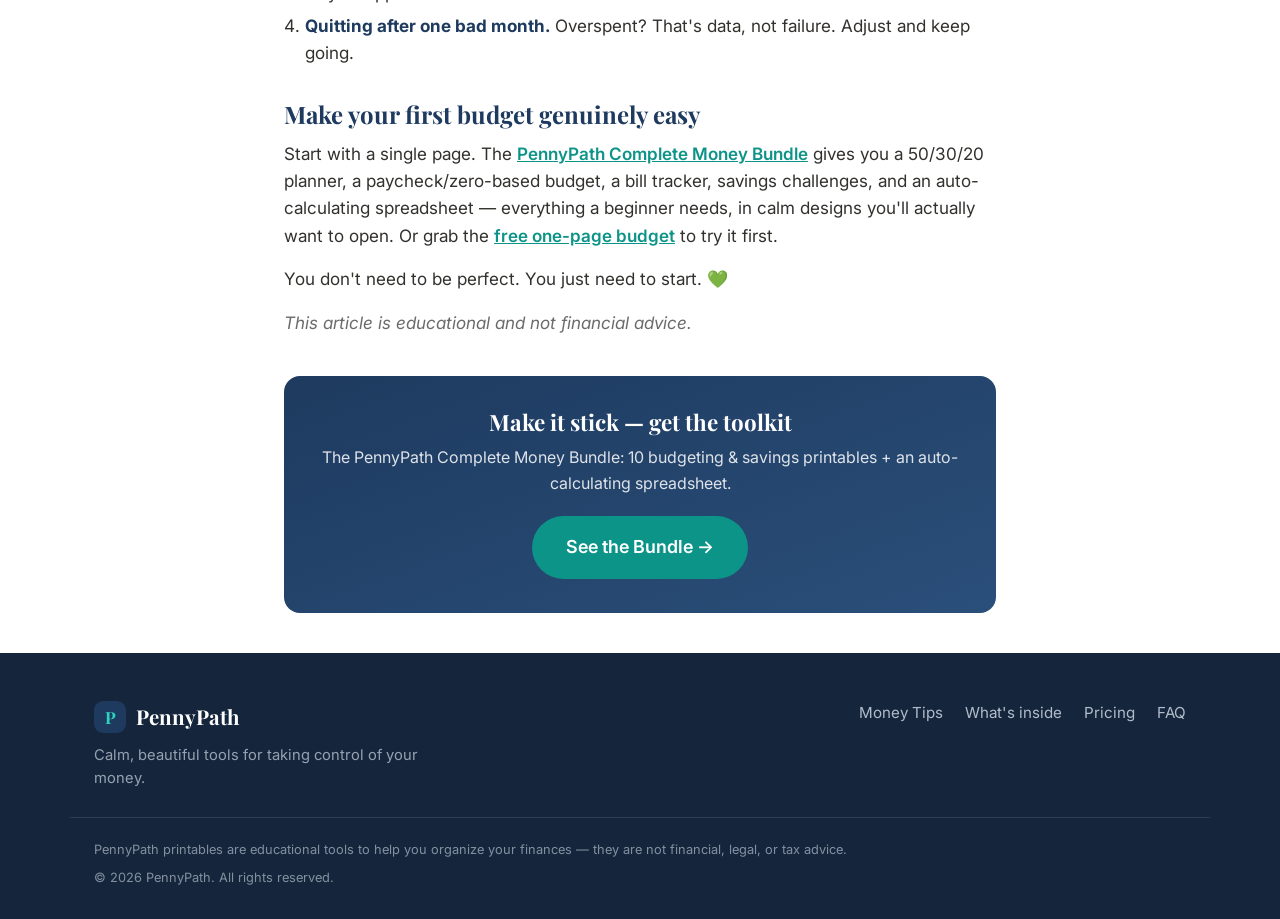
<file: blog/budgeting-for-beginners/index.html>
<!doctype html><html lang="en"><head>
<meta charset="utf-8"><meta name="viewport" content="width=device-width, initial-scale=1">
<title>Budgeting for Beginners: How to Start a Budget (and Actually Stick to It) | PennyPath</title>
<meta name="description" content="A simple, shame-free guide to starting your first budget — the 5 steps, the most common mistakes, and a free printable to make it easy.">
<link rel="canonical" href="https://blackeagle54.github.io/pennypath/blog/budgeting-for-beginners/">
<meta property="og:title" content="Budgeting for Beginners: How to Start a Budget (and Actually Stick to It)"><meta property="og:description" content="A simple, shame-free guide to starting your first budget — the 5 steps, the most common mistakes, and a free printable to make it easy.">
<meta property="og:image" content="https://blackeagle54.github.io/pennypath/assets/og-card.png"><meta property="og:url" content="https://blackeagle54.github.io/pennypath/blog/budgeting-for-beginners/">
<meta name="twitter:card" content="summary_large_image">
<link rel="icon" href="../../favicon.svg" type="image/svg+xml">
<link rel="preconnect" href="https://fonts.googleapis.com"><link rel="preconnect" href="https://fonts.gstatic.com" crossorigin>
<link href="https://fonts.googleapis.com/css2?family=Inter:wght@300;400;500;600;700;800&family=Playfair+Display:wght@600;700;800&display=swap" rel="stylesheet">
<link rel="stylesheet" href="../../style.css"></head><body>
<header class="nav"><div class="wrap nav-inner">
  <a class="brand" href="../../index.html"><span class="brand-mark">P</span> PennyPath</a>
  <nav class="nav-links">
    <a href="../../blog/">Money Tips</a>
    <a href="../../index.html#included">What's inside</a>
    <a class="btn btn-sm" href="../../index.html#pricing">Get the Bundle</a>
  </nav></div></header>
<main class="post"><div class="wrap narrow">
  <a class="crumb" href="../../blog/">← Money Tips</a>
  <article class="article"><h1>Budgeting for Beginners: How to Start a Budget (and Actually Stick to It)</h1>
<p>A budget isn&#39;t a punishment. It&#39;s just a plan that tells your money where to go, so you stop wondering where it
went. If every past attempt has fizzled out by week two, this guide is the gentle restart you need.</p>
<h2>Step 1: Find your real monthly income</h2>
<p>Use your <strong>take-home pay</strong> — what actually lands in your account after taxes. If your income varies, use a
low-ish typical month so you&#39;re never caught short.</p>
<h2>Step 2: List where your money currently goes</h2>
<p>Pull up your last month of bank and card statements and write down every expense. Don&#39;t judge it — just see it.
Most people are genuinely surprised by one or two categories (takeout and subscriptions are the usual suspects).</p>
<p>Group them into:</p>
<ul>
<li><strong>Fixed</strong> — rent, insurance, loan payments (same every month)</li>
<li><strong>Variable</strong> — groceries, gas, fun (you control these)</li>
<li><strong>Savings &amp; debt</strong> — emergency fund, extra debt payments</li>
</ul>
<h2>Step 3: Pick a simple framework</h2>
<p>Don&#39;t build a 40-category spreadsheet on day one. Start with one of these:</p>
<ul>
<li><strong>50/30/20:</strong> 50% needs, 30% wants, 20% savings/debt. Dead simple.</li>
<li><strong>Zero-based:</strong> give every dollar a job until income − expenses = $0. More control.</li>
</ul>
<p>Either works. The best framework is the one you&#39;ll keep using.</p>
<h2>Step 4: Give savings a seat at the table</h2>
<p>Treat saving like a bill you pay yourself — <em>before</em> the fun money, not with whatever&#39;s left (there&#39;s never
anything left). Even $25/paycheck builds the habit, and the habit matters more than the amount at first.</p>
<h2>Step 5: Check in weekly (just 10 minutes)</h2>
<p>A budget isn&#39;t &quot;set it and forget it.&quot; Once a week, glance at what you&#39;ve spent vs. your plan and adjust. This
tiny habit is the entire difference between people who stick with budgeting and people who don&#39;t.</p>
<h2>The 4 most common beginner mistakes</h2>
<ol>
<li><strong>Being too strict.</strong> A budget with zero fun money is a diet you&#39;ll quit. Build in guilt-free spending.</li>
<li><strong>Forgetting irregular expenses.</strong> Car registration, gifts, annual fees — plan for them with sinking funds.</li>
<li><strong>Going all-digital.</strong> For a lot of people, writing it by hand makes the numbers <em>real</em> in a way an app never does.</li>
<li><strong>Quitting after one bad month.</strong> Overspent? That&#39;s data, not failure. Adjust and keep going.</li>
</ol>
<h2>Make your first budget genuinely easy</h2>
<p>Start with a single page. The <a href="https://blackeagle54.github.io/pennypath/">PennyPath Complete Money Bundle</a>
gives you a 50/30/20 planner, a paycheck/zero-based budget, a bill tracker, savings challenges, and an
auto-calculating spreadsheet — everything a beginner needs, in calm designs you&#39;ll actually want to open. Or
grab the <a href="https://blackeagle54.github.io/pennypath/#included">free one-page budget</a> to try it first.</p>
<p>You don&#39;t need to be perfect. You just need to start. 💚</p>
<p><em>This article is educational and not financial advice.</em></p>
</article>
  <aside class="post-cta">
  <h3>Make it stick — get the toolkit</h3>
  <p>The PennyPath Complete Money Bundle: 10 budgeting & savings printables + an auto-calculating spreadsheet.</p>
  <a class="btn btn-lg" href="../../index.html#pricing">See the Bundle →</a></aside>
</div></main>
<footer class="footer"><div class="wrap footer-inner">
  <div><a class="brand" href="../../index.html"><span class="brand-mark">P</span> PennyPath</a>
  <p class="foot-tag">Calm, beautiful tools for taking control of your money.</p></div>
  <nav class="foot-links"><a href="../../blog/">Money Tips</a><a href="../../index.html#included">What's inside</a>
  <a href="../../index.html#pricing">Pricing</a><a href="../../index.html#faq">FAQ</a></nav></div>
  <div class="wrap foot-legal"><p>PennyPath printables are educational tools to help you organize your finances — they are not financial, legal, or tax advice.</p>
  <p>© 2026 PennyPath. All rights reserved.</p></div></footer>
<script type="application/ld+json">{"@context":"https://schema.org","@type":"Article","headline":"Budgeting for Beginners: How to Start a Budget (and Actually Stick to It)","description":"A simple, shame-free guide to starting your first budget — the 5 steps, the most common mistakes, and a free printable to make it easy.","datePublished":"2026-05-27","publisher":{"@type":"Organization","name":"PennyPath"}}</script>
</body></html>
</file>
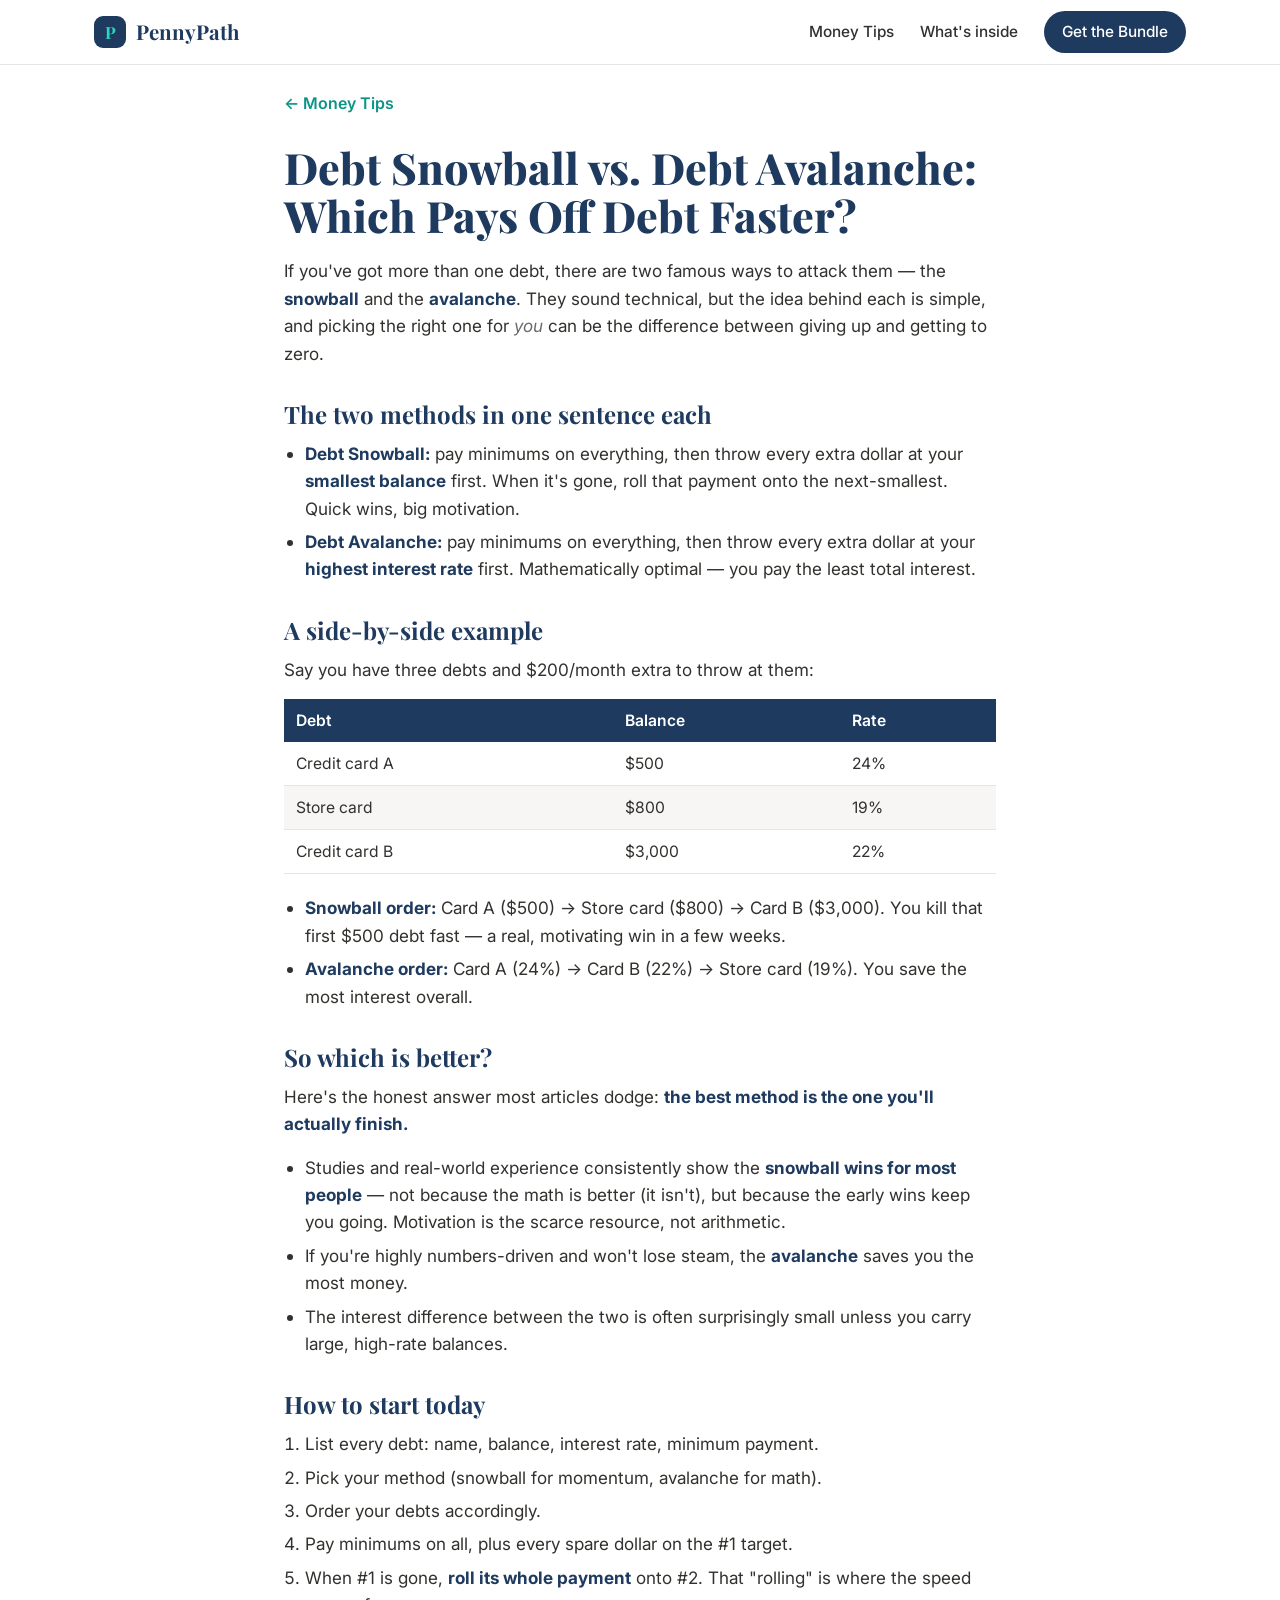
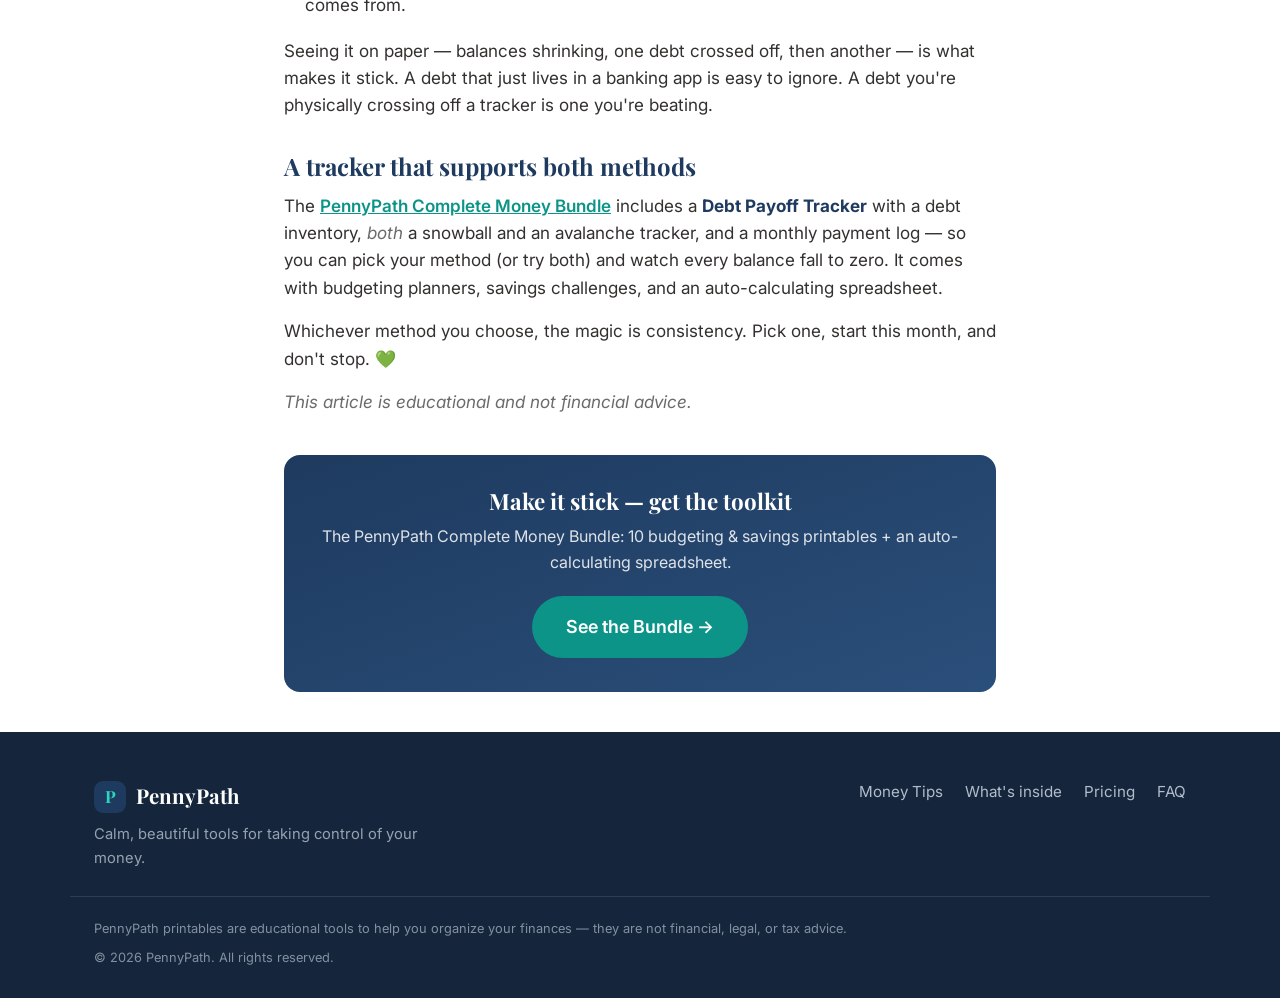
<file: blog/debt-snowball-vs-avalanche/index.html>
<!doctype html><html lang="en"><head>
<meta charset="utf-8"><meta name="viewport" content="width=device-width, initial-scale=1">
<title>Debt Snowball vs. Debt Avalanche: Which Pays Off Debt Faster? | PennyPath</title>
<meta name="description" content="The debt snowball builds momentum; the avalanche saves the most interest. Here's how each works, a side-by-side example, and how to pick — with a free tracker.">
<link rel="canonical" href="https://blackeagle54.github.io/pennypath/blog/debt-snowball-vs-avalanche/">
<meta property="og:title" content="Debt Snowball vs. Debt Avalanche: Which Pays Off Debt Faster?"><meta property="og:description" content="The debt snowball builds momentum; the avalanche saves the most interest. Here's how each works, a side-by-side example, and how to pick — with a free tracker.">
<meta property="og:image" content="https://blackeagle54.github.io/pennypath/assets/og-card.png"><meta property="og:url" content="https://blackeagle54.github.io/pennypath/blog/debt-snowball-vs-avalanche/">
<meta name="twitter:card" content="summary_large_image">
<link rel="icon" href="../../favicon.svg" type="image/svg+xml">
<link rel="preconnect" href="https://fonts.googleapis.com"><link rel="preconnect" href="https://fonts.gstatic.com" crossorigin>
<link href="https://fonts.googleapis.com/css2?family=Inter:wght@300;400;500;600;700;800&family=Playfair+Display:wght@600;700;800&display=swap" rel="stylesheet">
<link rel="stylesheet" href="../../style.css"></head><body>
<header class="nav"><div class="wrap nav-inner">
  <a class="brand" href="../../index.html"><span class="brand-mark">P</span> PennyPath</a>
  <nav class="nav-links">
    <a href="../../blog/">Money Tips</a>
    <a href="../../index.html#included">What's inside</a>
    <a class="btn btn-sm" href="../../index.html#pricing">Get the Bundle</a>
  </nav></div></header>
<main class="post"><div class="wrap narrow">
  <a class="crumb" href="../../blog/">← Money Tips</a>
  <article class="article"><h1>Debt Snowball vs. Debt Avalanche: Which Pays Off Debt Faster?</h1>
<p>If you&#39;ve got more than one debt, there are two famous ways to attack them — the <strong>snowball</strong> and the
<strong>avalanche</strong>. They sound technical, but the idea behind each is simple, and picking the right one for <em>you</em>
can be the difference between giving up and getting to zero.</p>
<h2>The two methods in one sentence each</h2>
<ul>
<li><strong>Debt Snowball:</strong> pay minimums on everything, then throw every extra dollar at your <strong>smallest balance</strong>
first. When it&#39;s gone, roll that payment onto the next-smallest. Quick wins, big motivation.</li>
<li><strong>Debt Avalanche:</strong> pay minimums on everything, then throw every extra dollar at your <strong>highest interest
rate</strong> first. Mathematically optimal — you pay the least total interest.</li>
</ul>
<h2>A side-by-side example</h2>
<p>Say you have three debts and $200/month extra to throw at them:</p>
<table>
<thead>
<tr>
<th>Debt</th>
<th>Balance</th>
<th>Rate</th>
</tr>
</thead>
<tbody><tr>
<td>Credit card A</td>
<td>$500</td>
<td>24%</td>
</tr>
<tr>
<td>Store card</td>
<td>$800</td>
<td>19%</td>
</tr>
<tr>
<td>Credit card B</td>
<td>$3,000</td>
<td>22%</td>
</tr>
</tbody></table>
<ul>
<li><strong>Snowball order:</strong> Card A ($500) → Store card ($800) → Card B ($3,000). You kill that first $500 debt fast —
a real, motivating win in a few weeks.</li>
<li><strong>Avalanche order:</strong> Card A (24%) → Card B (22%) → Store card (19%). You save the most interest overall.</li>
</ul>
<h2>So which is better?</h2>
<p>Here&#39;s the honest answer most articles dodge: <strong>the best method is the one you&#39;ll actually finish.</strong></p>
<ul>
<li>Studies and real-world experience consistently show the <strong>snowball wins for most people</strong> — not because the
math is better (it isn&#39;t), but because the early wins keep you going. Motivation is the scarce resource, not
arithmetic.</li>
<li>If you&#39;re highly numbers-driven and won&#39;t lose steam, the <strong>avalanche</strong> saves you the most money.</li>
<li>The interest difference between the two is often surprisingly small unless you carry large, high-rate balances.</li>
</ul>
<h2>How to start today</h2>
<ol>
<li>List every debt: name, balance, interest rate, minimum payment.</li>
<li>Pick your method (snowball for momentum, avalanche for math).</li>
<li>Order your debts accordingly.</li>
<li>Pay minimums on all, plus every spare dollar on the #1 target.</li>
<li>When #1 is gone, <strong>roll its whole payment</strong> onto #2. That &quot;rolling&quot; is where the speed comes from.</li>
</ol>
<p>Seeing it on paper — balances shrinking, one debt crossed off, then another — is what makes it stick. A debt
that just lives in a banking app is easy to ignore. A debt you&#39;re physically crossing off a tracker is one
you&#39;re beating.</p>
<h2>A tracker that supports both methods</h2>
<p>The <a href="https://blackeagle54.github.io/pennypath/">PennyPath Complete Money Bundle</a> includes a <strong>Debt Payoff
Tracker</strong> with a debt inventory, <em>both</em> a snowball and an avalanche tracker, and a monthly payment log — so you
can pick your method (or try both) and watch every balance fall to zero. It comes with budgeting planners,
savings challenges, and an auto-calculating spreadsheet.</p>
<p>Whichever method you choose, the magic is consistency. Pick one, start this month, and don&#39;t stop. 💚</p>
<p><em>This article is educational and not financial advice.</em></p>
</article>
  <aside class="post-cta">
  <h3>Make it stick — get the toolkit</h3>
  <p>The PennyPath Complete Money Bundle: 10 budgeting & savings printables + an auto-calculating spreadsheet.</p>
  <a class="btn btn-lg" href="../../index.html#pricing">See the Bundle →</a></aside>
</div></main>
<footer class="footer"><div class="wrap footer-inner">
  <div><a class="brand" href="../../index.html"><span class="brand-mark">P</span> PennyPath</a>
  <p class="foot-tag">Calm, beautiful tools for taking control of your money.</p></div>
  <nav class="foot-links"><a href="../../blog/">Money Tips</a><a href="../../index.html#included">What's inside</a>
  <a href="../../index.html#pricing">Pricing</a><a href="../../index.html#faq">FAQ</a></nav></div>
  <div class="wrap foot-legal"><p>PennyPath printables are educational tools to help you organize your finances — they are not financial, legal, or tax advice.</p>
  <p>© 2026 PennyPath. All rights reserved.</p></div></footer>
<script type="application/ld+json">{"@context":"https://schema.org","@type":"Article","headline":"Debt Snowball vs. Debt Avalanche: Which Pays Off Debt Faster?","description":"The debt snowball builds momentum; the avalanche saves the most interest. Here's how each works, a side-by-side example, and how to pick — with a free tracker.","datePublished":"2026-05-28","publisher":{"@type":"Organization","name":"PennyPath"}}</script>
</body></html>
</file>
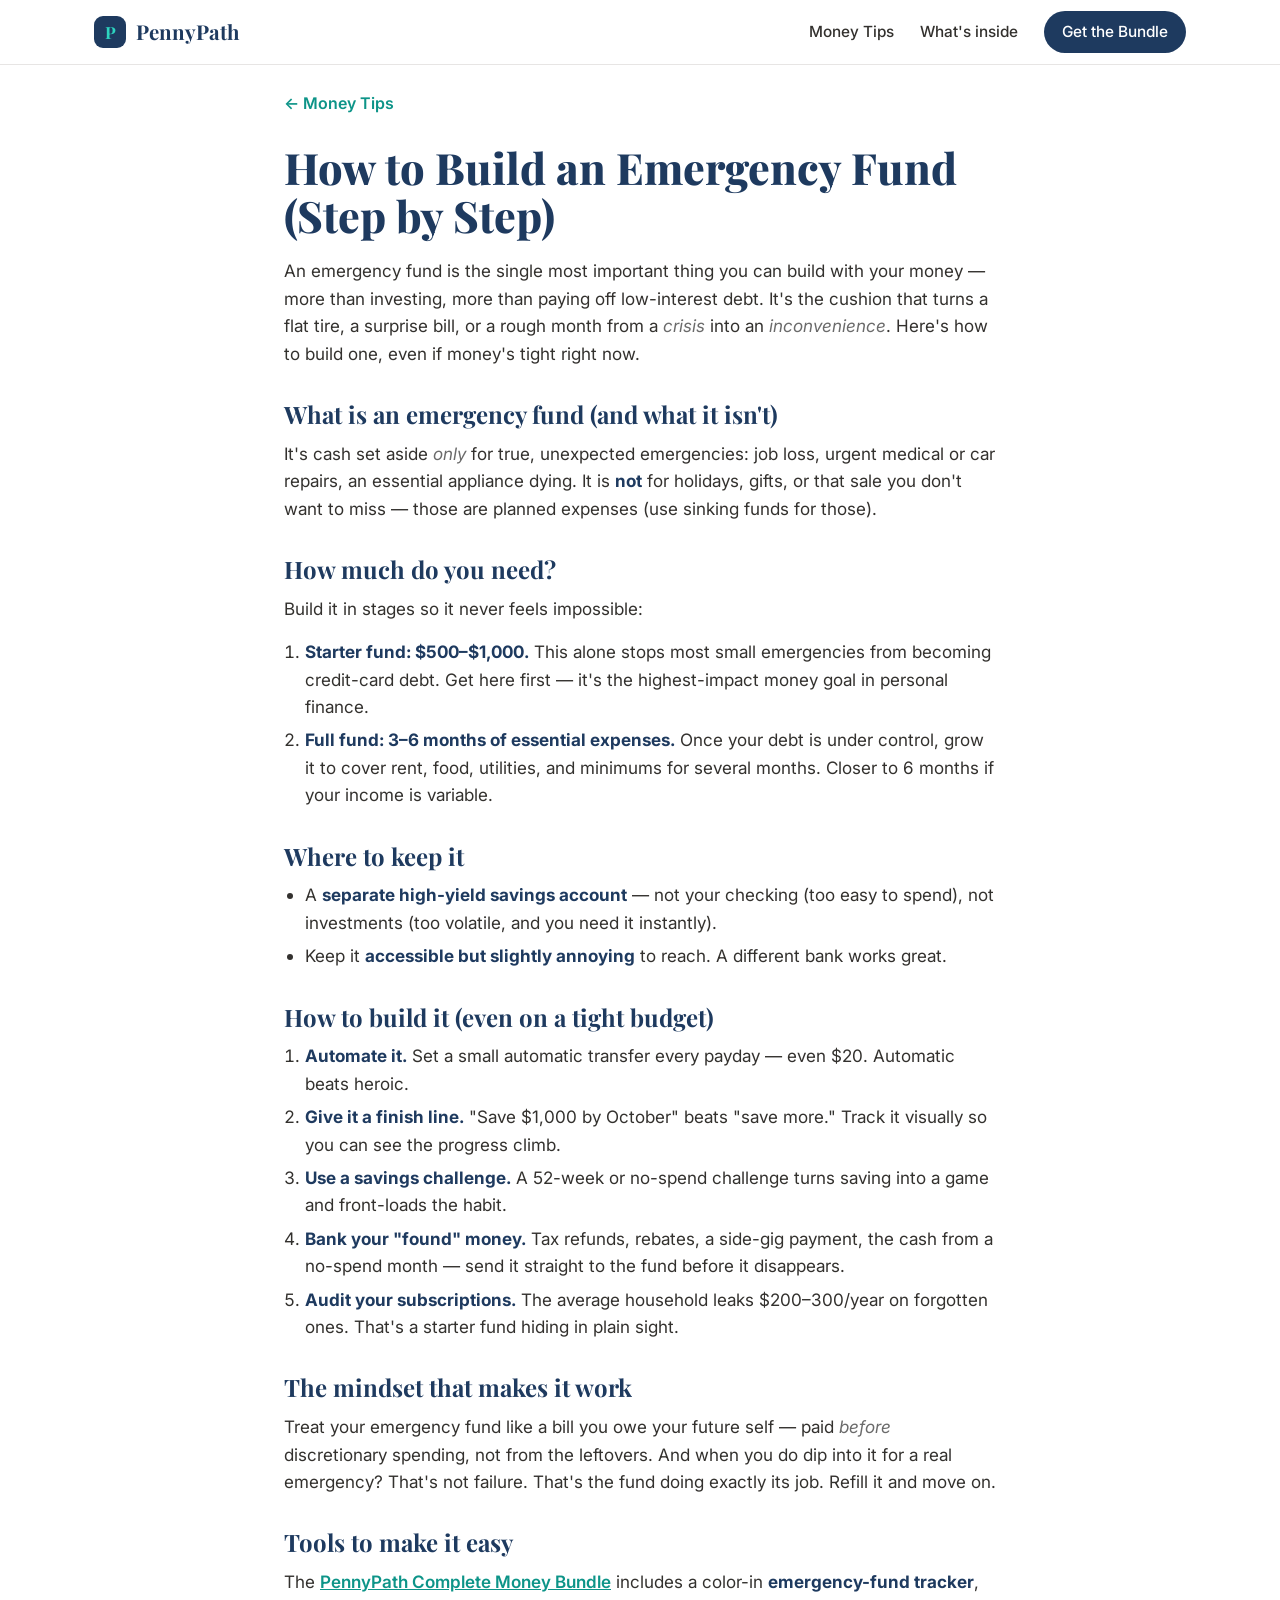
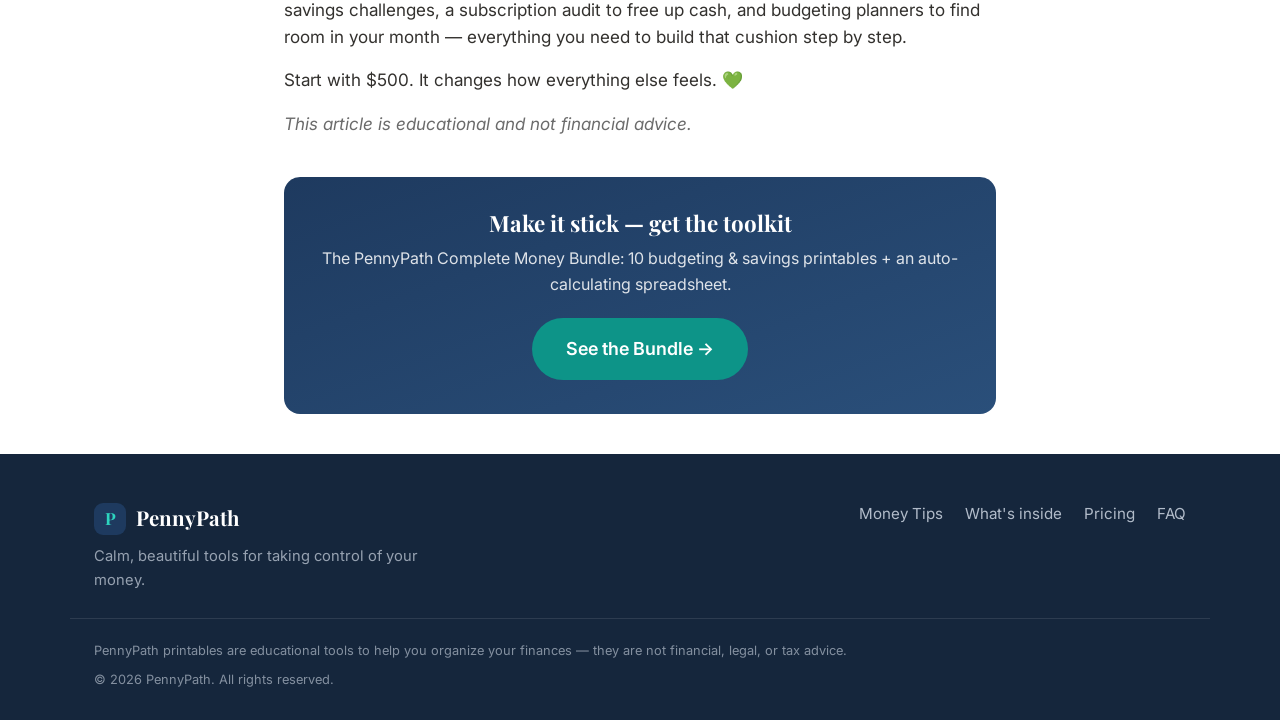
<file: blog/how-to-build-emergency-fund/index.html>
<!doctype html><html lang="en"><head>
<meta charset="utf-8"><meta name="viewport" content="width=device-width, initial-scale=1">
<title>How to Build an Emergency Fund (Step by Step, Even on a Tight Budget) | PennyPath</title>
<meta name="description" content="An emergency fund is the foundation of financial peace. Here's how much you need, where to keep it, and how to build it fast — even when money's tight.">
<link rel="canonical" href="https://blackeagle54.github.io/pennypath/blog/how-to-build-emergency-fund/">
<meta property="og:title" content="How to Build an Emergency Fund (Step by Step, Even on a Tight Budget)"><meta property="og:description" content="An emergency fund is the foundation of financial peace. Here's how much you need, where to keep it, and how to build it fast — even when money's tight.">
<meta property="og:image" content="https://blackeagle54.github.io/pennypath/assets/og-card.png"><meta property="og:url" content="https://blackeagle54.github.io/pennypath/blog/how-to-build-emergency-fund/">
<meta name="twitter:card" content="summary_large_image">
<link rel="icon" href="../../favicon.svg" type="image/svg+xml">
<link rel="preconnect" href="https://fonts.googleapis.com"><link rel="preconnect" href="https://fonts.gstatic.com" crossorigin>
<link href="https://fonts.googleapis.com/css2?family=Inter:wght@300;400;500;600;700;800&family=Playfair+Display:wght@600;700;800&display=swap" rel="stylesheet">
<link rel="stylesheet" href="../../style.css"></head><body>
<header class="nav"><div class="wrap nav-inner">
  <a class="brand" href="../../index.html"><span class="brand-mark">P</span> PennyPath</a>
  <nav class="nav-links">
    <a href="../../blog/">Money Tips</a>
    <a href="../../index.html#included">What's inside</a>
    <a class="btn btn-sm" href="../../index.html#pricing">Get the Bundle</a>
  </nav></div></header>
<main class="post"><div class="wrap narrow">
  <a class="crumb" href="../../blog/">← Money Tips</a>
  <article class="article"><h1>How to Build an Emergency Fund (Step by Step)</h1>
<p>An emergency fund is the single most important thing you can build with your money — more than investing, more
than paying off low-interest debt. It&#39;s the cushion that turns a flat tire, a surprise bill, or a rough month
from a <em>crisis</em> into an <em>inconvenience</em>. Here&#39;s how to build one, even if money&#39;s tight right now.</p>
<h2>What is an emergency fund (and what it isn&#39;t)</h2>
<p>It&#39;s cash set aside <em>only</em> for true, unexpected emergencies: job loss, urgent medical or car repairs, an
essential appliance dying. It is <strong>not</strong> for holidays, gifts, or that sale you don&#39;t want to miss — those are
planned expenses (use sinking funds for those).</p>
<h2>How much do you need?</h2>
<p>Build it in stages so it never feels impossible:</p>
<ol>
<li><strong>Starter fund: $500–$1,000.</strong> This alone stops most small emergencies from becoming credit-card debt. Get
here first — it&#39;s the highest-impact money goal in personal finance.</li>
<li><strong>Full fund: 3–6 months of essential expenses.</strong> Once your debt is under control, grow it to cover rent,
food, utilities, and minimums for several months. Closer to 6 months if your income is variable.</li>
</ol>
<h2>Where to keep it</h2>
<ul>
<li>A <strong>separate high-yield savings account</strong> — not your checking (too easy to spend), not investments (too
volatile, and you need it instantly).</li>
<li>Keep it <strong>accessible but slightly annoying</strong> to reach. A different bank works great.</li>
</ul>
<h2>How to build it (even on a tight budget)</h2>
<ol>
<li><strong>Automate it.</strong> Set a small automatic transfer every payday — even $20. Automatic beats heroic.</li>
<li><strong>Give it a finish line.</strong> &quot;Save $1,000 by October&quot; beats &quot;save more.&quot; Track it visually so you can see the
progress climb.</li>
<li><strong>Use a savings challenge.</strong> A 52-week or no-spend challenge turns saving into a game and front-loads the habit.</li>
<li><strong>Bank your &quot;found&quot; money.</strong> Tax refunds, rebates, a side-gig payment, the cash from a no-spend month — send
it straight to the fund before it disappears.</li>
<li><strong>Audit your subscriptions.</strong> The average household leaks $200–300/year on forgotten ones. That&#39;s a starter
fund hiding in plain sight.</li>
</ol>
<h2>The mindset that makes it work</h2>
<p>Treat your emergency fund like a bill you owe your future self — paid <em>before</em> discretionary spending, not from
the leftovers. And when you do dip into it for a real emergency? That&#39;s not failure. That&#39;s the fund doing
exactly its job. Refill it and move on.</p>
<h2>Tools to make it easy</h2>
<p>The <a href="https://blackeagle54.github.io/pennypath/">PennyPath Complete Money Bundle</a> includes a color-in
<strong>emergency-fund tracker</strong>, savings challenges, a subscription audit to free up cash, and budgeting planners to
find room in your month — everything you need to build that cushion step by step.</p>
<p>Start with $500. It changes how everything else feels. 💚</p>
<p><em>This article is educational and not financial advice.</em></p>
</article>
  <aside class="post-cta">
  <h3>Make it stick — get the toolkit</h3>
  <p>The PennyPath Complete Money Bundle: 10 budgeting & savings printables + an auto-calculating spreadsheet.</p>
  <a class="btn btn-lg" href="../../index.html#pricing">See the Bundle →</a></aside>
</div></main>
<footer class="footer"><div class="wrap footer-inner">
  <div><a class="brand" href="../../index.html"><span class="brand-mark">P</span> PennyPath</a>
  <p class="foot-tag">Calm, beautiful tools for taking control of your money.</p></div>
  <nav class="foot-links"><a href="../../blog/">Money Tips</a><a href="../../index.html#included">What's inside</a>
  <a href="../../index.html#pricing">Pricing</a><a href="../../index.html#faq">FAQ</a></nav></div>
  <div class="wrap foot-legal"><p>PennyPath printables are educational tools to help you organize your finances — they are not financial, legal, or tax advice.</p>
  <p>© 2026 PennyPath. All rights reserved.</p></div></footer>
<script type="application/ld+json">{"@context":"https://schema.org","@type":"Article","headline":"How to Build an Emergency Fund (Step by Step, Even on a Tight Budget)","description":"An emergency fund is the foundation of financial peace. Here's how much you need, where to keep it, and how to build it fast — even when money's tight.","datePublished":"2026-05-24","publisher":{"@type":"Organization","name":"PennyPath"}}</script>
</body></html>
</file>
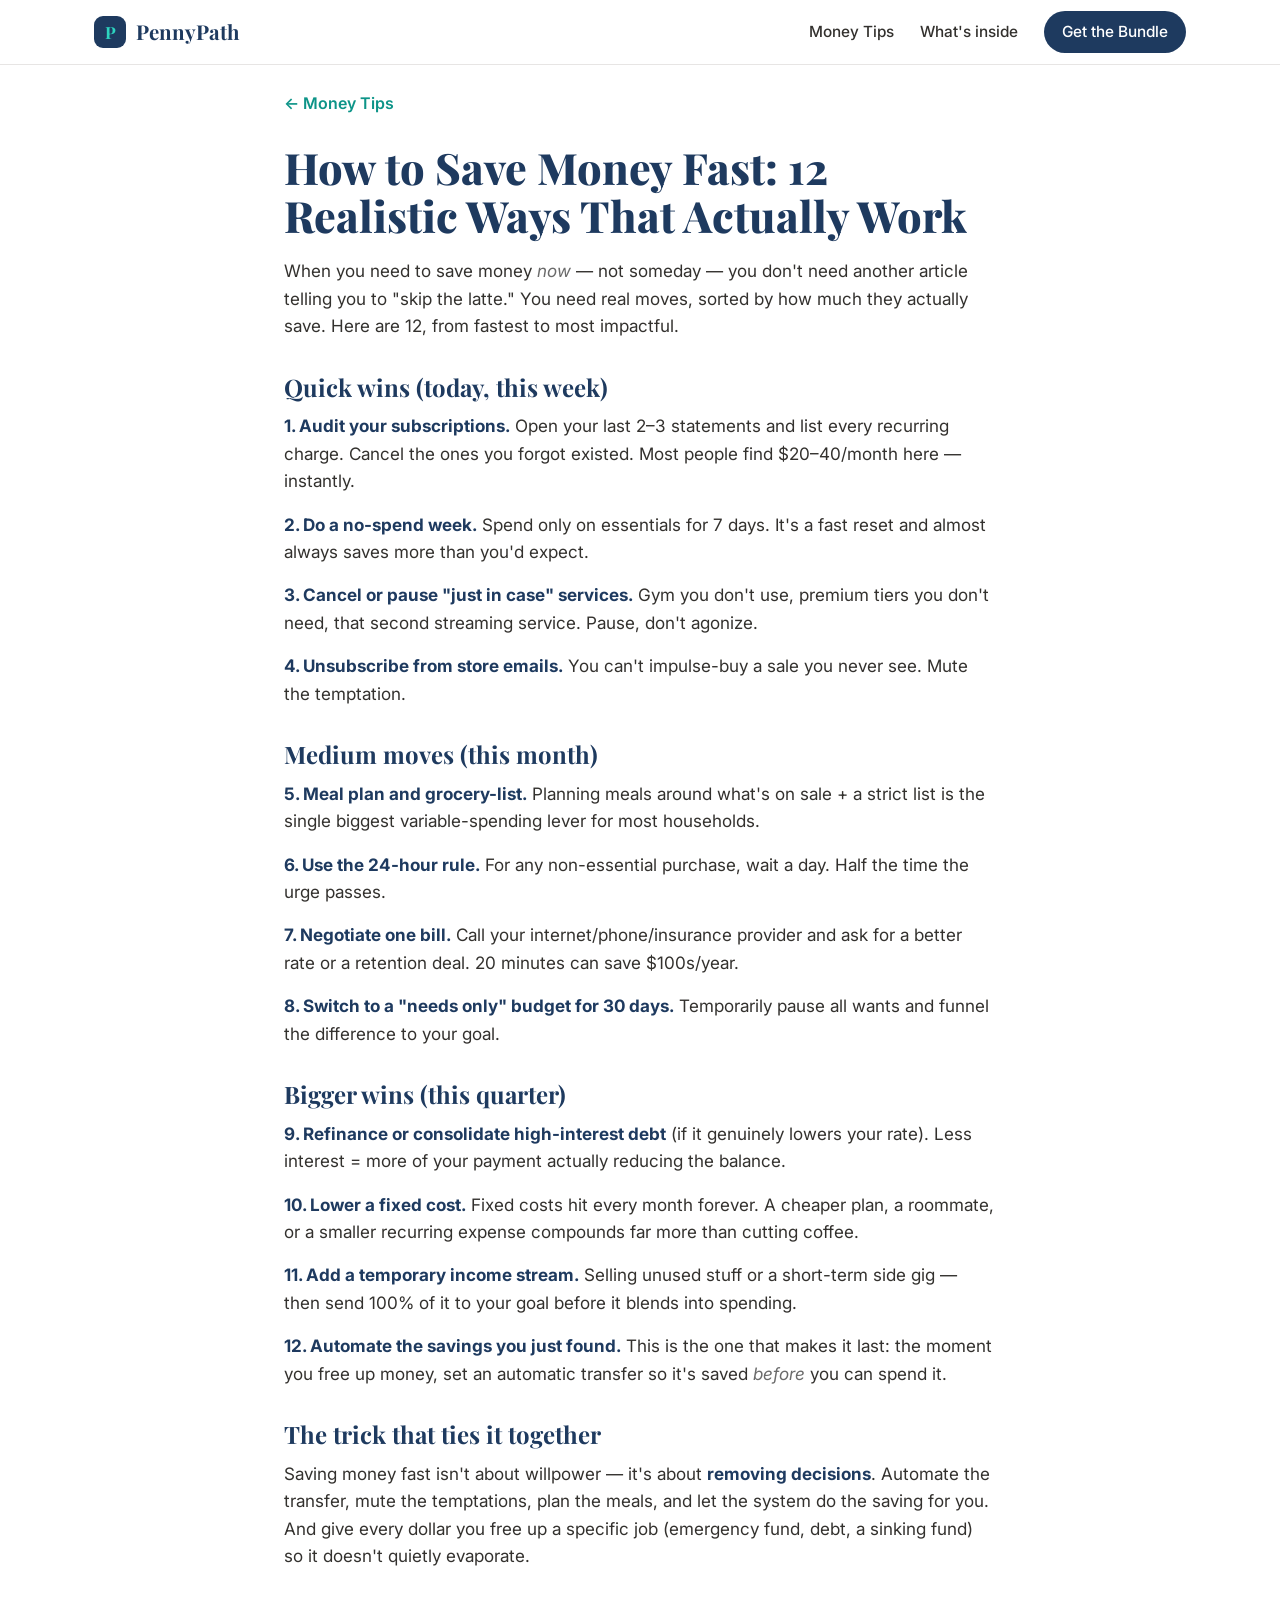
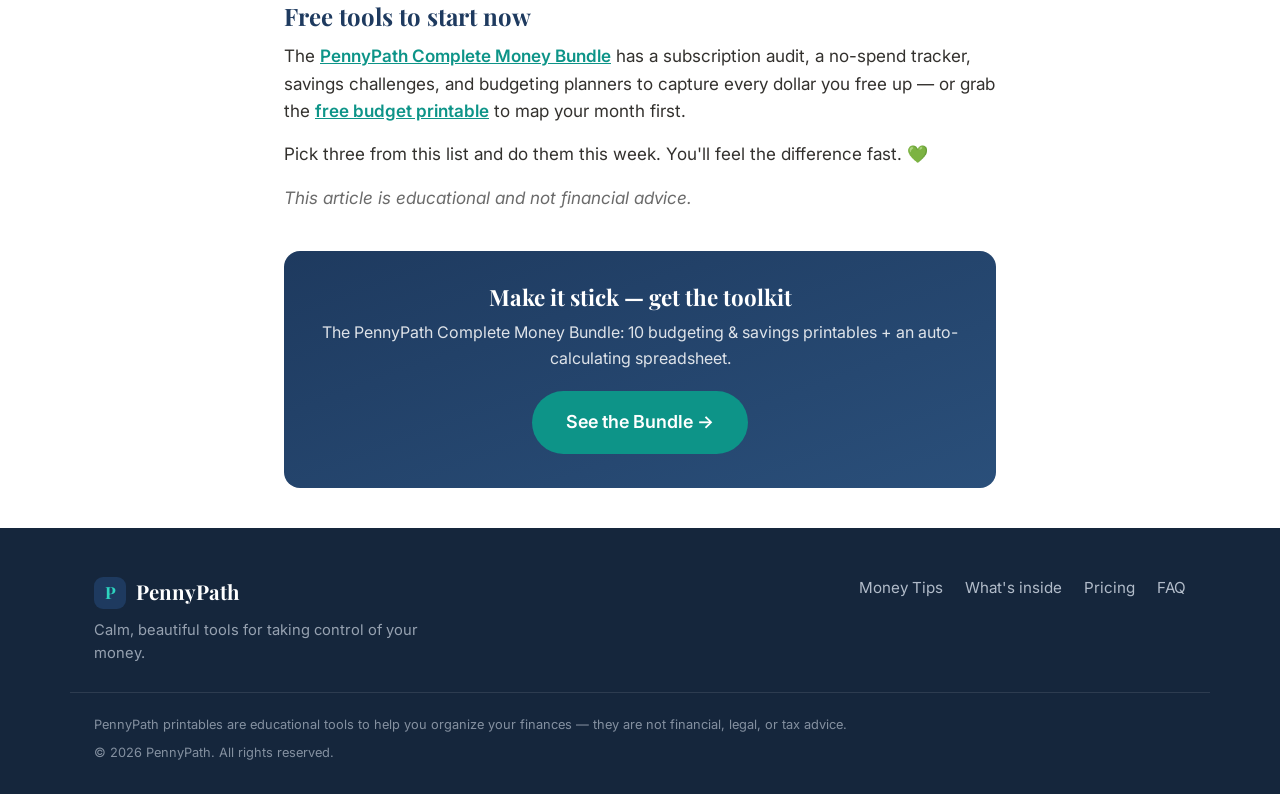
<file: blog/how-to-save-money-fast/index.html>
<!doctype html><html lang="en"><head>
<meta charset="utf-8"><meta name="viewport" content="width=device-width, initial-scale=1">
<title>How to Save Money Fast: 12 Realistic Ways That Actually Work | PennyPath</title>
<meta name="description" content="No gimmicks — 12 practical, realistic ways to save money fast this month, from quick wins to bigger moves, with free trackers to keep you going.">
<link rel="canonical" href="https://blackeagle54.github.io/pennypath/blog/how-to-save-money-fast/">
<meta property="og:title" content="How to Save Money Fast: 12 Realistic Ways That Actually Work"><meta property="og:description" content="No gimmicks — 12 practical, realistic ways to save money fast this month, from quick wins to bigger moves, with free trackers to keep you going.">
<meta property="og:image" content="https://blackeagle54.github.io/pennypath/assets/og-card.png"><meta property="og:url" content="https://blackeagle54.github.io/pennypath/blog/how-to-save-money-fast/">
<meta name="twitter:card" content="summary_large_image">
<link rel="icon" href="../../favicon.svg" type="image/svg+xml">
<link rel="preconnect" href="https://fonts.googleapis.com"><link rel="preconnect" href="https://fonts.gstatic.com" crossorigin>
<link href="https://fonts.googleapis.com/css2?family=Inter:wght@300;400;500;600;700;800&family=Playfair+Display:wght@600;700;800&display=swap" rel="stylesheet">
<link rel="stylesheet" href="../../style.css"></head><body>
<header class="nav"><div class="wrap nav-inner">
  <a class="brand" href="../../index.html"><span class="brand-mark">P</span> PennyPath</a>
  <nav class="nav-links">
    <a href="../../blog/">Money Tips</a>
    <a href="../../index.html#included">What's inside</a>
    <a class="btn btn-sm" href="../../index.html#pricing">Get the Bundle</a>
  </nav></div></header>
<main class="post"><div class="wrap narrow">
  <a class="crumb" href="../../blog/">← Money Tips</a>
  <article class="article"><h1>How to Save Money Fast: 12 Realistic Ways That Actually Work</h1>
<p>When you need to save money <em>now</em> — not someday — you don&#39;t need another article telling you to &quot;skip the latte.&quot;
You need real moves, sorted by how much they actually save. Here are 12, from fastest to most impactful.</p>
<h2>Quick wins (today, this week)</h2>
<p><strong>1. Audit your subscriptions.</strong> Open your last 2–3 statements and list every recurring charge. Cancel the ones
you forgot existed. Most people find $20–40/month here — instantly.</p>
<p><strong>2. Do a no-spend week.</strong> Spend only on essentials for 7 days. It&#39;s a fast reset and almost always saves more
than you&#39;d expect.</p>
<p><strong>3. Cancel or pause &quot;just in case&quot; services.</strong> Gym you don&#39;t use, premium tiers you don&#39;t need, that second
streaming service. Pause, don&#39;t agonize.</p>
<p><strong>4. Unsubscribe from store emails.</strong> You can&#39;t impulse-buy a sale you never see. Mute the temptation.</p>
<h2>Medium moves (this month)</h2>
<p><strong>5. Meal plan and grocery-list.</strong> Planning meals around what&#39;s on sale + a strict list is the single biggest
variable-spending lever for most households.</p>
<p><strong>6. Use the 24-hour rule.</strong> For any non-essential purchase, wait a day. Half the time the urge passes.</p>
<p><strong>7. Negotiate one bill.</strong> Call your internet/phone/insurance provider and ask for a better rate or a retention
deal. 20 minutes can save $100s/year.</p>
<p><strong>8. Switch to a &quot;needs only&quot; budget for 30 days.</strong> Temporarily pause all wants and funnel the difference to
your goal.</p>
<h2>Bigger wins (this quarter)</h2>
<p><strong>9. Refinance or consolidate high-interest debt</strong> (if it genuinely lowers your rate). Less interest = more of
your payment actually reducing the balance.</p>
<p><strong>10. Lower a fixed cost.</strong> Fixed costs hit every month forever. A cheaper plan, a roommate, or a smaller
recurring expense compounds far more than cutting coffee.</p>
<p><strong>11. Add a temporary income stream.</strong> Selling unused stuff or a short-term side gig — then send 100% of it to
your goal before it blends into spending.</p>
<p><strong>12. Automate the savings you just found.</strong> This is the one that makes it last: the moment you free up money,
set an automatic transfer so it&#39;s saved <em>before</em> you can spend it.</p>
<h2>The trick that ties it together</h2>
<p>Saving money fast isn&#39;t about willpower — it&#39;s about <strong>removing decisions</strong>. Automate the transfer, mute the
temptations, plan the meals, and let the system do the saving for you. And give every dollar you free up a
specific job (emergency fund, debt, a sinking fund) so it doesn&#39;t quietly evaporate.</p>
<h2>Free tools to start now</h2>
<p>The <a href="https://blackeagle54.github.io/pennypath/">PennyPath Complete Money Bundle</a> has a subscription audit, a
no-spend tracker, savings challenges, and budgeting planners to capture every dollar you free up — or grab the
<a href="https://blackeagle54.github.io/pennypath/#included">free budget printable</a> to map your month first.</p>
<p>Pick three from this list and do them this week. You&#39;ll feel the difference fast. 💚</p>
<p><em>This article is educational and not financial advice.</em></p>
</article>
  <aside class="post-cta">
  <h3>Make it stick — get the toolkit</h3>
  <p>The PennyPath Complete Money Bundle: 10 budgeting & savings printables + an auto-calculating spreadsheet.</p>
  <a class="btn btn-lg" href="../../index.html#pricing">See the Bundle →</a></aside>
</div></main>
<footer class="footer"><div class="wrap footer-inner">
  <div><a class="brand" href="../../index.html"><span class="brand-mark">P</span> PennyPath</a>
  <p class="foot-tag">Calm, beautiful tools for taking control of your money.</p></div>
  <nav class="foot-links"><a href="../../blog/">Money Tips</a><a href="../../index.html#included">What's inside</a>
  <a href="../../index.html#pricing">Pricing</a><a href="../../index.html#faq">FAQ</a></nav></div>
  <div class="wrap foot-legal"><p>PennyPath printables are educational tools to help you organize your finances — they are not financial, legal, or tax advice.</p>
  <p>© 2026 PennyPath. All rights reserved.</p></div></footer>
<script type="application/ld+json">{"@context":"https://schema.org","@type":"Article","headline":"How to Save Money Fast: 12 Realistic Ways That Actually Work","description":"No gimmicks — 12 practical, realistic ways to save money fast this month, from quick wins to bigger moves, with free trackers to keep you going.","datePublished":"2026-05-23","publisher":{"@type":"Organization","name":"PennyPath"}}</script>
</body></html>
</file>
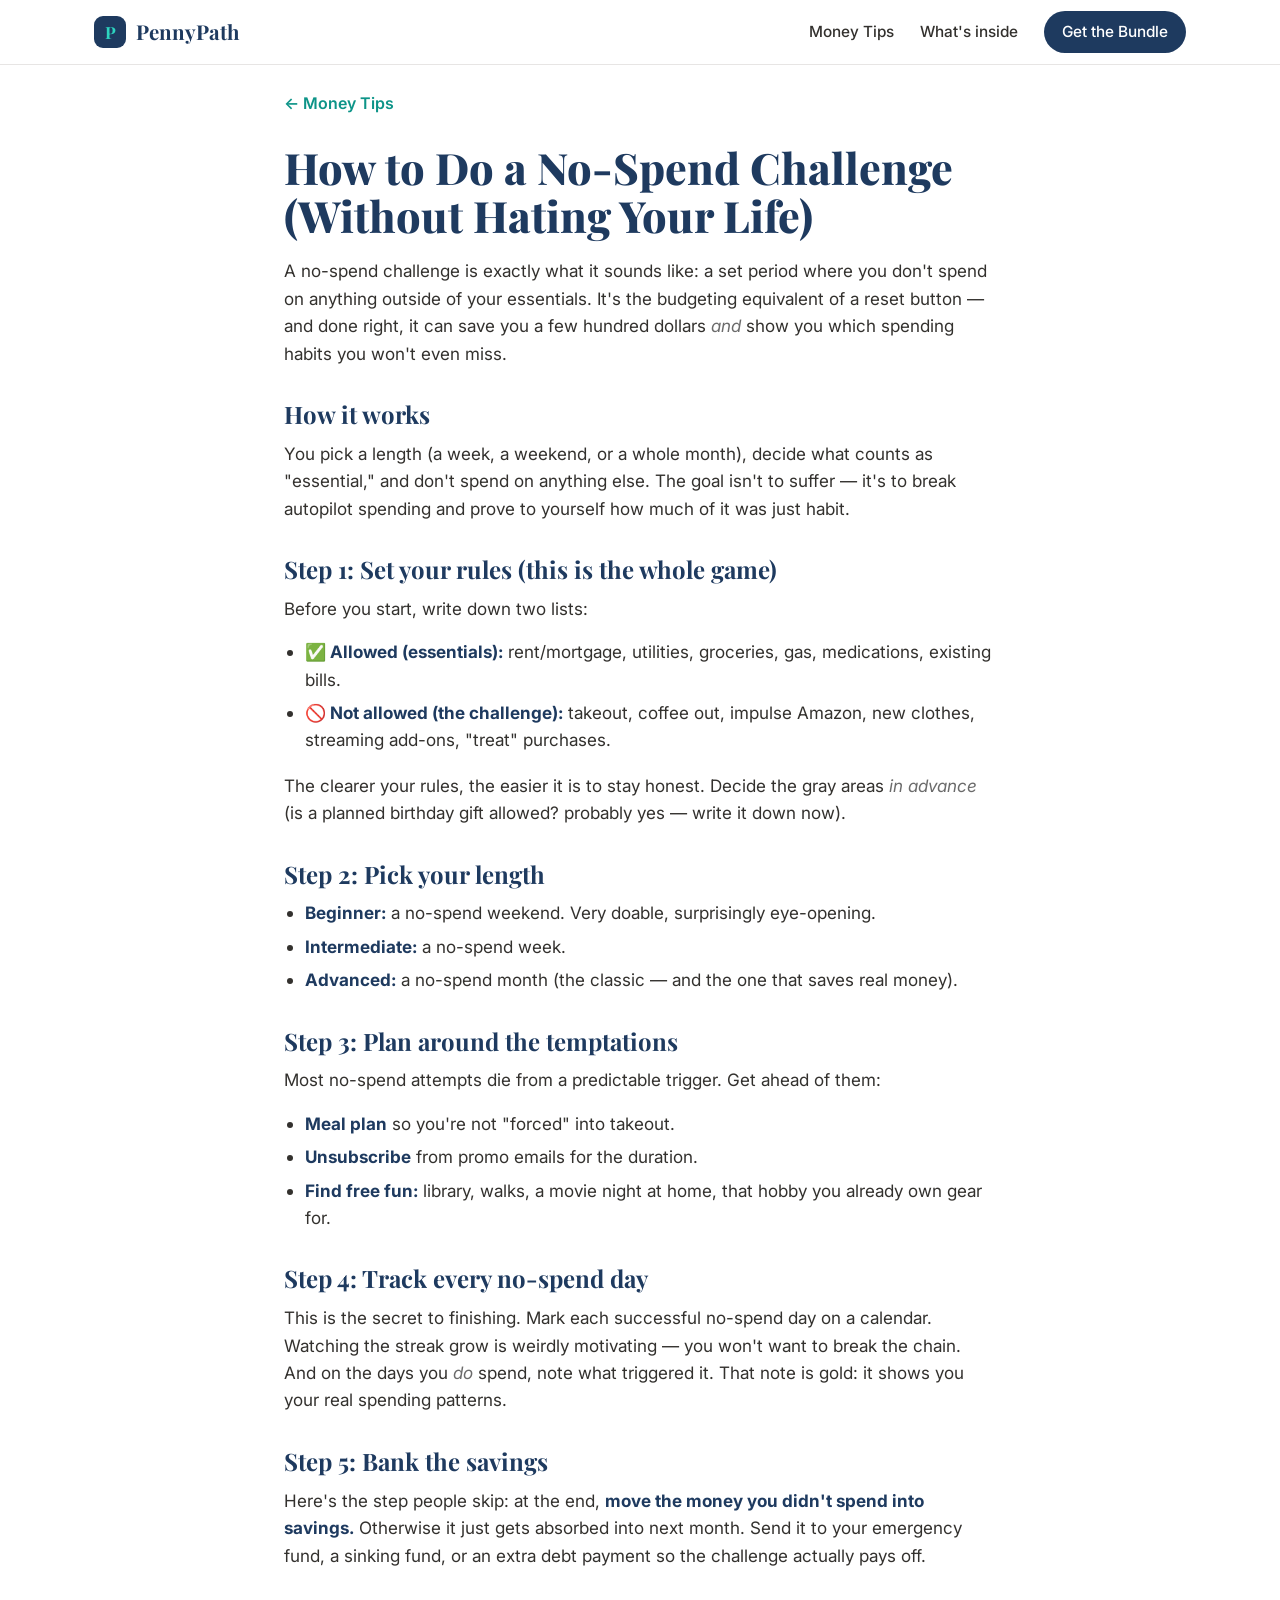
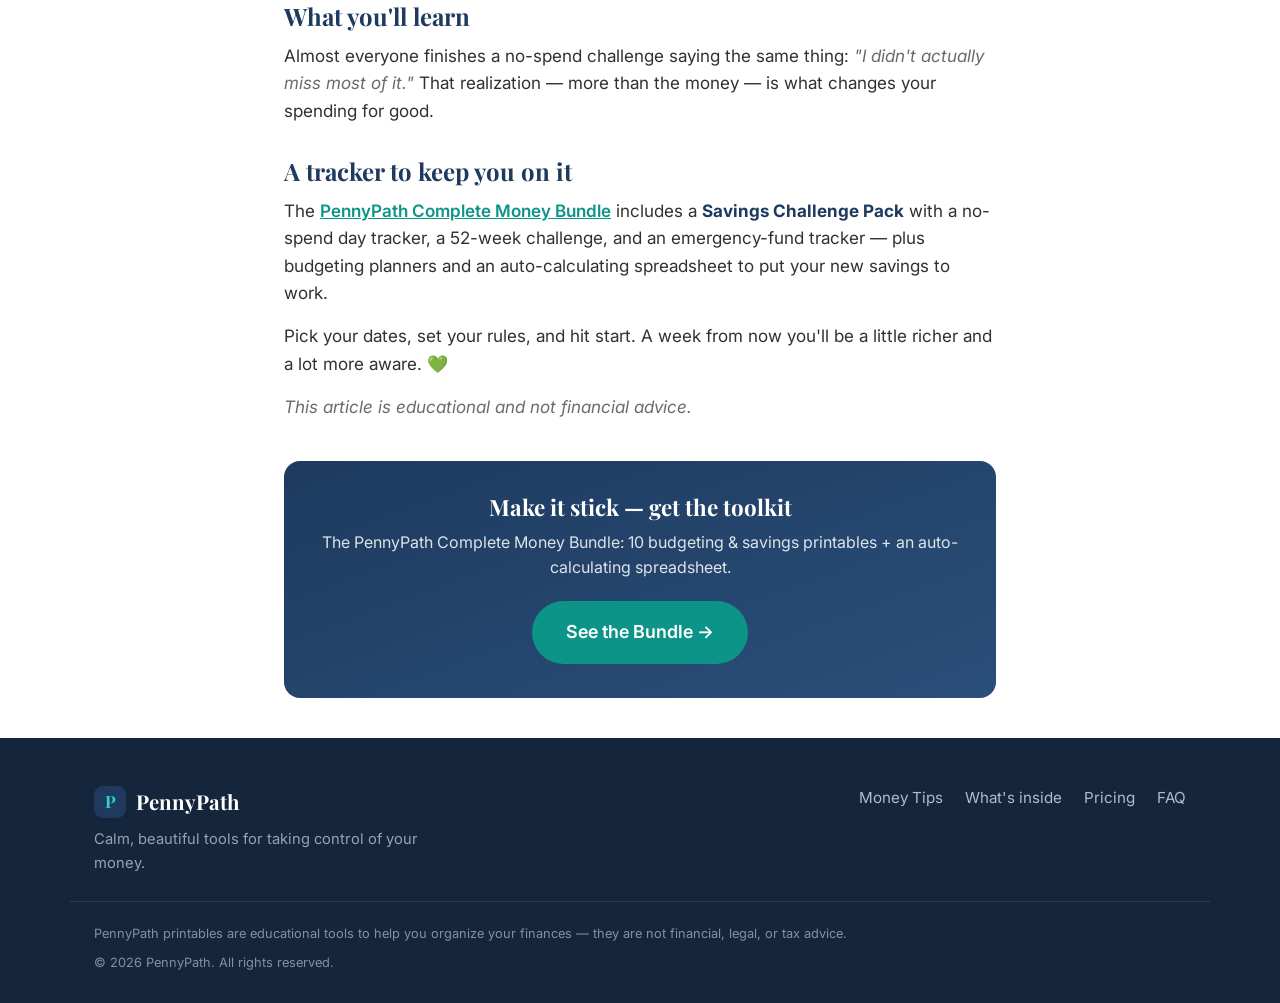
<file: blog/no-spend-challenge/index.html>
<!doctype html><html lang="en"><head>
<meta charset="utf-8"><meta name="viewport" content="width=device-width, initial-scale=1">
<title>How to Do a No-Spend Challenge (Without Hating Your Life) | PennyPath</title>
<meta name="description" content="A no-spend challenge is the fastest way to reset your spending and save quickly. Here are the rules, how to set yours up, and a free tracker to stay on it.">
<link rel="canonical" href="https://blackeagle54.github.io/pennypath/blog/no-spend-challenge/">
<meta property="og:title" content="How to Do a No-Spend Challenge (Without Hating Your Life)"><meta property="og:description" content="A no-spend challenge is the fastest way to reset your spending and save quickly. Here are the rules, how to set yours up, and a free tracker to stay on it.">
<meta property="og:image" content="https://blackeagle54.github.io/pennypath/assets/og-card.png"><meta property="og:url" content="https://blackeagle54.github.io/pennypath/blog/no-spend-challenge/">
<meta name="twitter:card" content="summary_large_image">
<link rel="icon" href="../../favicon.svg" type="image/svg+xml">
<link rel="preconnect" href="https://fonts.googleapis.com"><link rel="preconnect" href="https://fonts.gstatic.com" crossorigin>
<link href="https://fonts.googleapis.com/css2?family=Inter:wght@300;400;500;600;700;800&family=Playfair+Display:wght@600;700;800&display=swap" rel="stylesheet">
<link rel="stylesheet" href="../../style.css"></head><body>
<header class="nav"><div class="wrap nav-inner">
  <a class="brand" href="../../index.html"><span class="brand-mark">P</span> PennyPath</a>
  <nav class="nav-links">
    <a href="../../blog/">Money Tips</a>
    <a href="../../index.html#included">What's inside</a>
    <a class="btn btn-sm" href="../../index.html#pricing">Get the Bundle</a>
  </nav></div></header>
<main class="post"><div class="wrap narrow">
  <a class="crumb" href="../../blog/">← Money Tips</a>
  <article class="article"><h1>How to Do a No-Spend Challenge (Without Hating Your Life)</h1>
<p>A no-spend challenge is exactly what it sounds like: a set period where you don&#39;t spend on anything outside of
your essentials. It&#39;s the budgeting equivalent of a reset button — and done right, it can save you a few
hundred dollars <em>and</em> show you which spending habits you won&#39;t even miss.</p>
<h2>How it works</h2>
<p>You pick a length (a week, a weekend, or a whole month), decide what counts as &quot;essential,&quot; and don&#39;t spend on
anything else. The goal isn&#39;t to suffer — it&#39;s to break autopilot spending and prove to yourself how much of it
was just habit.</p>
<h2>Step 1: Set your rules (this is the whole game)</h2>
<p>Before you start, write down two lists:</p>
<ul>
<li><strong>✅ Allowed (essentials):</strong> rent/mortgage, utilities, groceries, gas, medications, existing bills.</li>
<li><strong>🚫 Not allowed (the challenge):</strong> takeout, coffee out, impulse Amazon, new clothes, streaming add-ons,
&quot;treat&quot; purchases.</li>
</ul>
<p>The clearer your rules, the easier it is to stay honest. Decide the gray areas <em>in advance</em> (is a planned
birthday gift allowed? probably yes — write it down now).</p>
<h2>Step 2: Pick your length</h2>
<ul>
<li><strong>Beginner:</strong> a no-spend weekend. Very doable, surprisingly eye-opening.</li>
<li><strong>Intermediate:</strong> a no-spend week.</li>
<li><strong>Advanced:</strong> a no-spend month (the classic — and the one that saves real money).</li>
</ul>
<h2>Step 3: Plan around the temptations</h2>
<p>Most no-spend attempts die from a predictable trigger. Get ahead of them:</p>
<ul>
<li><strong>Meal plan</strong> so you&#39;re not &quot;forced&quot; into takeout.</li>
<li><strong>Unsubscribe</strong> from promo emails for the duration.</li>
<li><strong>Find free fun:</strong> library, walks, a movie night at home, that hobby you already own gear for.</li>
</ul>
<h2>Step 4: Track every no-spend day</h2>
<p>This is the secret to finishing. Mark each successful no-spend day on a calendar. Watching the streak grow is
weirdly motivating — you won&#39;t want to break the chain. And on the days you <em>do</em> spend, note what triggered it.
That note is gold: it shows you your real spending patterns.</p>
<h2>Step 5: Bank the savings</h2>
<p>Here&#39;s the step people skip: at the end, <strong>move the money you didn&#39;t spend into savings.</strong> Otherwise it just
gets absorbed into next month. Send it to your emergency fund, a sinking fund, or an extra debt payment so the
challenge actually pays off.</p>
<h2>What you&#39;ll learn</h2>
<p>Almost everyone finishes a no-spend challenge saying the same thing: <em>&quot;I didn&#39;t actually miss most of it.&quot;</em>
That realization — more than the money — is what changes your spending for good.</p>
<h2>A tracker to keep you on it</h2>
<p>The <a href="https://blackeagle54.github.io/pennypath/">PennyPath Complete Money Bundle</a> includes a <strong>Savings Challenge
Pack</strong> with a no-spend day tracker, a 52-week challenge, and an emergency-fund tracker — plus budgeting
planners and an auto-calculating spreadsheet to put your new savings to work.</p>
<p>Pick your dates, set your rules, and hit start. A week from now you&#39;ll be a little richer and a lot more aware. 💚</p>
<p><em>This article is educational and not financial advice.</em></p>
</article>
  <aside class="post-cta">
  <h3>Make it stick — get the toolkit</h3>
  <p>The PennyPath Complete Money Bundle: 10 budgeting & savings printables + an auto-calculating spreadsheet.</p>
  <a class="btn btn-lg" href="../../index.html#pricing">See the Bundle →</a></aside>
</div></main>
<footer class="footer"><div class="wrap footer-inner">
  <div><a class="brand" href="../../index.html"><span class="brand-mark">P</span> PennyPath</a>
  <p class="foot-tag">Calm, beautiful tools for taking control of your money.</p></div>
  <nav class="foot-links"><a href="../../blog/">Money Tips</a><a href="../../index.html#included">What's inside</a>
  <a href="../../index.html#pricing">Pricing</a><a href="../../index.html#faq">FAQ</a></nav></div>
  <div class="wrap foot-legal"><p>PennyPath printables are educational tools to help you organize your finances — they are not financial, legal, or tax advice.</p>
  <p>© 2026 PennyPath. All rights reserved.</p></div></footer>
<script type="application/ld+json">{"@context":"https://schema.org","@type":"Article","headline":"How to Do a No-Spend Challenge (Without Hating Your Life)","description":"A no-spend challenge is the fastest way to reset your spending and save quickly. Here are the rules, how to set yours up, and a free tracker to stay on it.","datePublished":"2026-05-26","publisher":{"@type":"Organization","name":"PennyPath"}}</script>
</body></html>
</file>
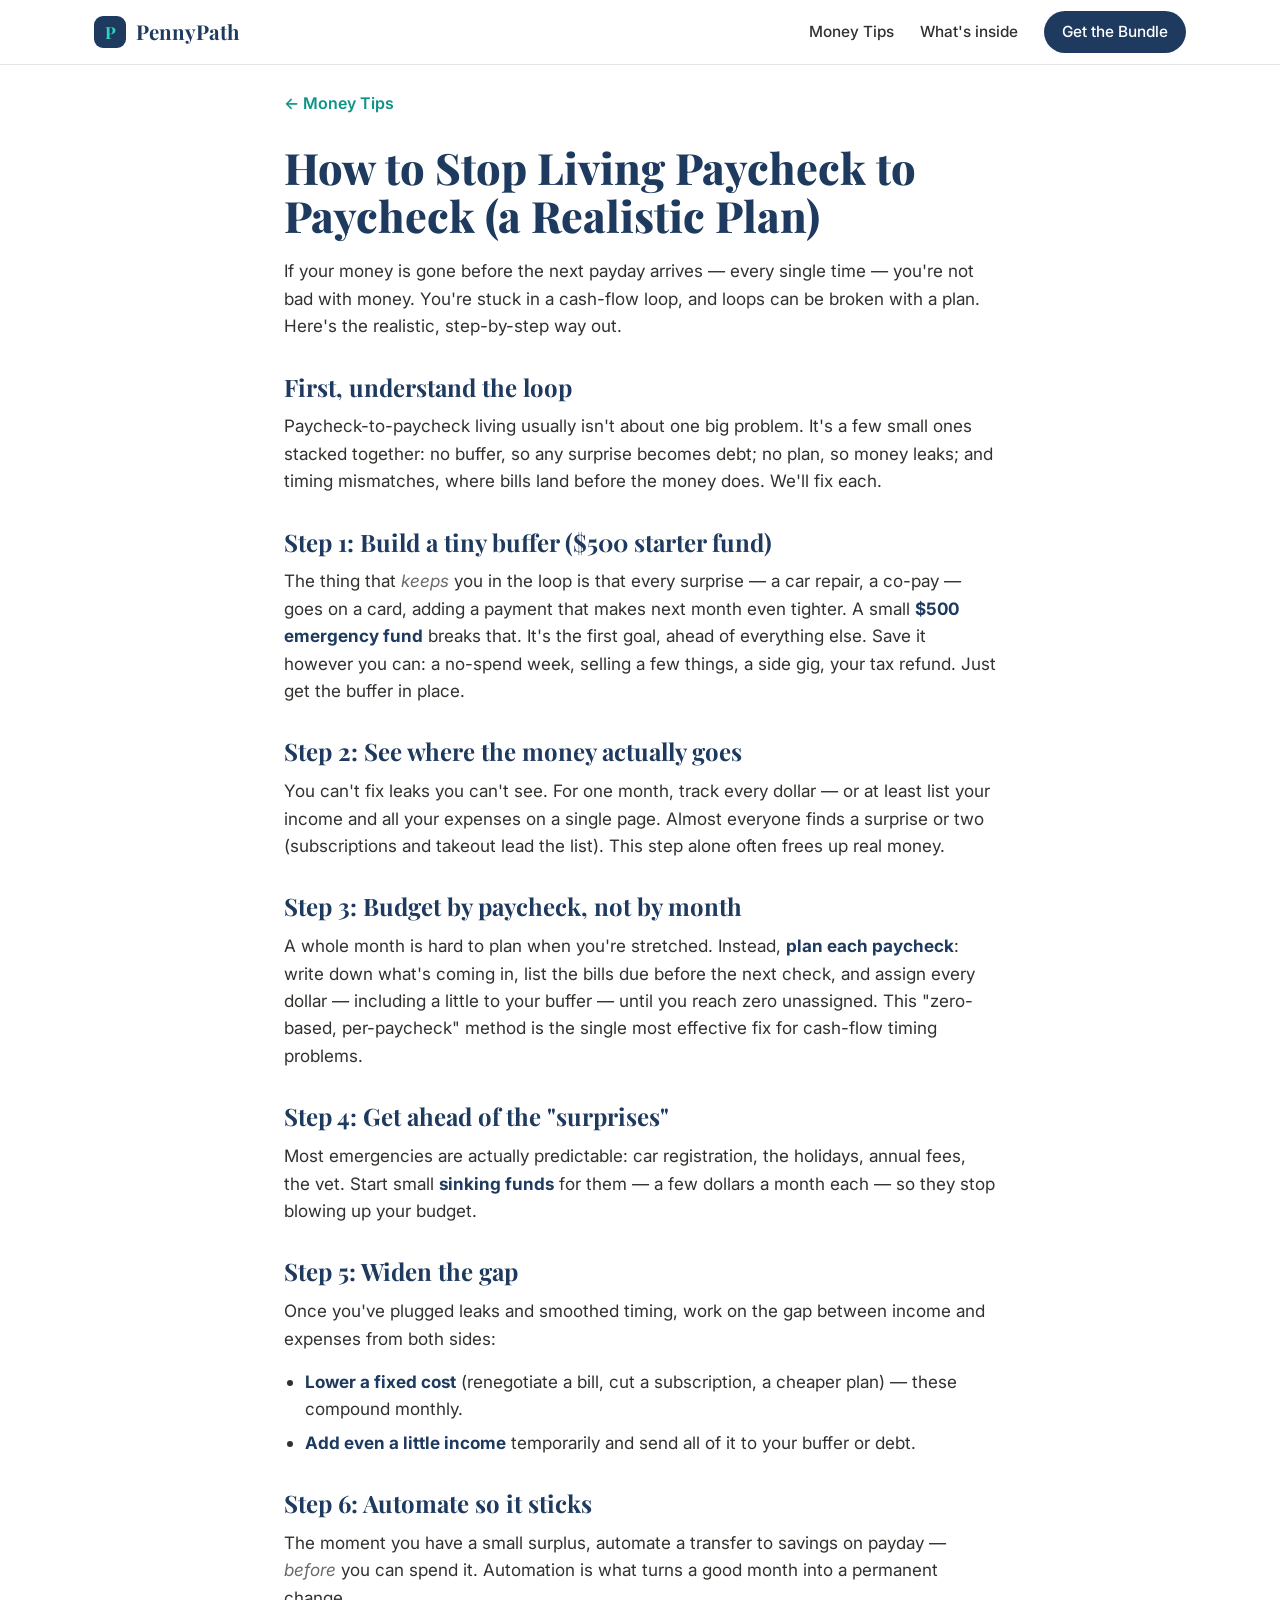
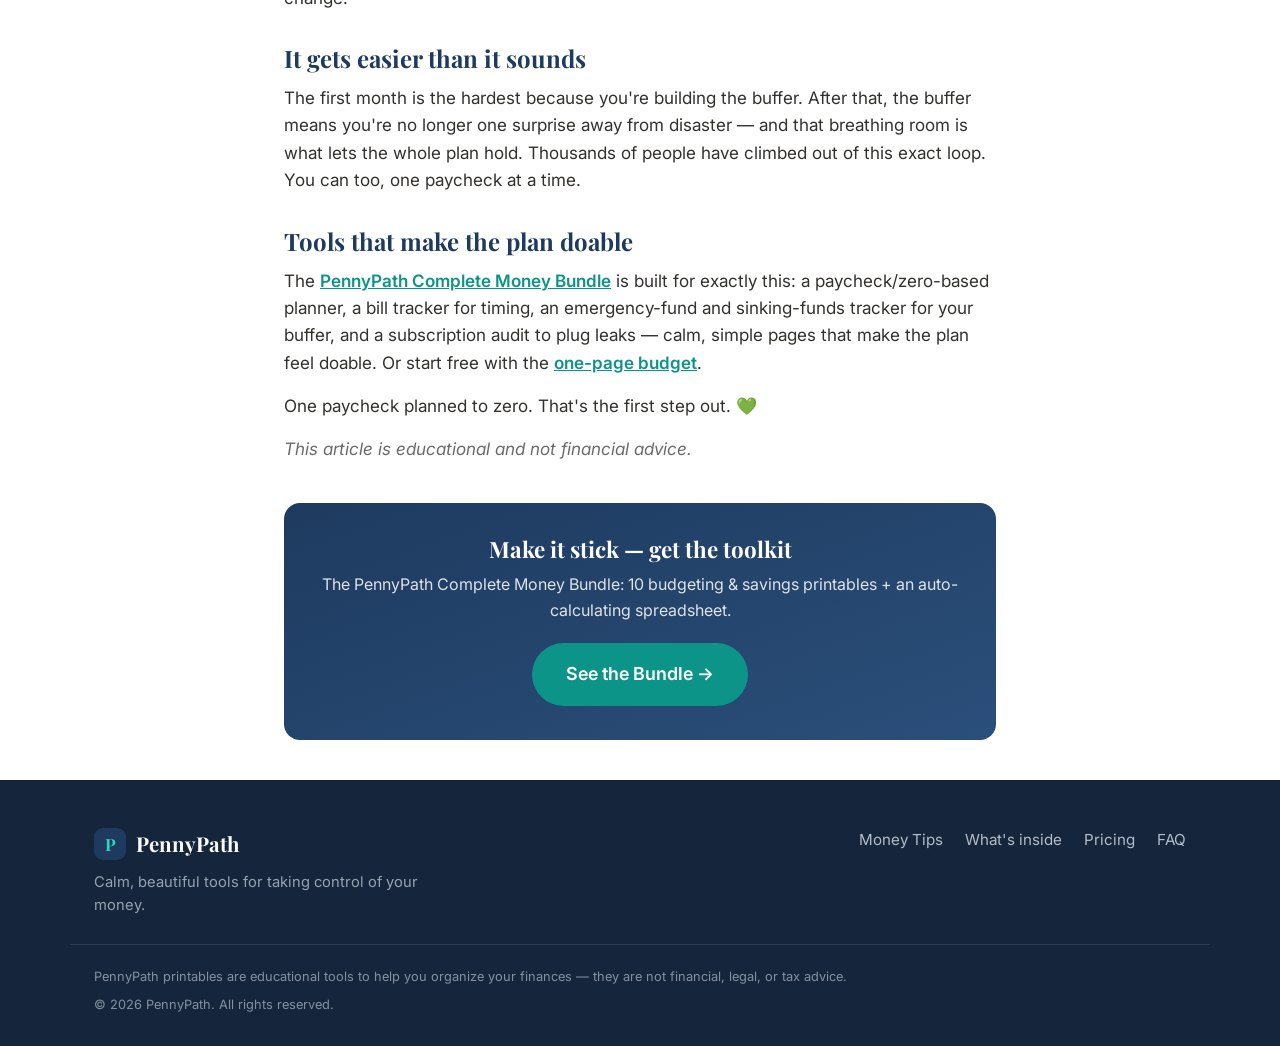
<file: blog/stop-living-paycheck-to-paycheck/index.html>
<!doctype html><html lang="en"><head>
<meta charset="utf-8"><meta name="viewport" content="width=device-width, initial-scale=1">
<title>How to Stop Living Paycheck to Paycheck (a Realistic Plan) | PennyPath</title>
<meta name="description" content="Living paycheck to paycheck isn't a character flaw — it's a cash-flow problem with a fixable plan. Here's the step-by-step way out, with free tools.">
<link rel="canonical" href="https://blackeagle54.github.io/pennypath/blog/stop-living-paycheck-to-paycheck/">
<meta property="og:title" content="How to Stop Living Paycheck to Paycheck (a Realistic Plan)"><meta property="og:description" content="Living paycheck to paycheck isn't a character flaw — it's a cash-flow problem with a fixable plan. Here's the step-by-step way out, with free tools.">
<meta property="og:image" content="https://blackeagle54.github.io/pennypath/assets/og-card.png"><meta property="og:url" content="https://blackeagle54.github.io/pennypath/blog/stop-living-paycheck-to-paycheck/">
<meta name="twitter:card" content="summary_large_image">
<link rel="icon" href="../../favicon.svg" type="image/svg+xml">
<link rel="preconnect" href="https://fonts.googleapis.com"><link rel="preconnect" href="https://fonts.gstatic.com" crossorigin>
<link href="https://fonts.googleapis.com/css2?family=Inter:wght@300;400;500;600;700;800&family=Playfair+Display:wght@600;700;800&display=swap" rel="stylesheet">
<link rel="stylesheet" href="../../style.css"></head><body>
<header class="nav"><div class="wrap nav-inner">
  <a class="brand" href="../../index.html"><span class="brand-mark">P</span> PennyPath</a>
  <nav class="nav-links">
    <a href="../../blog/">Money Tips</a>
    <a href="../../index.html#included">What's inside</a>
    <a class="btn btn-sm" href="../../index.html#pricing">Get the Bundle</a>
  </nav></div></header>
<main class="post"><div class="wrap narrow">
  <a class="crumb" href="../../blog/">← Money Tips</a>
  <article class="article"><h1>How to Stop Living Paycheck to Paycheck (a Realistic Plan)</h1>
<p>If your money is gone before the next payday arrives — every single time — you&#39;re not bad with money. You&#39;re
stuck in a cash-flow loop, and loops can be broken with a plan. Here&#39;s the realistic, step-by-step way out.</p>
<h2>First, understand the loop</h2>
<p>Paycheck-to-paycheck living usually isn&#39;t about one big problem. It&#39;s a few small ones stacked together: no
buffer, so any surprise becomes debt; no plan, so money leaks; and timing mismatches, where bills land before
the money does. We&#39;ll fix each.</p>
<h2>Step 1: Build a tiny buffer ($500 starter fund)</h2>
<p>The thing that <em>keeps</em> you in the loop is that every surprise — a car repair, a co-pay — goes on a card,
adding a payment that makes next month even tighter. A small <strong>$500 emergency fund</strong> breaks that. It&#39;s the
first goal, ahead of everything else. Save it however you can: a no-spend week, selling a few things, a
side gig, your tax refund. Just get the buffer in place.</p>
<h2>Step 2: See where the money actually goes</h2>
<p>You can&#39;t fix leaks you can&#39;t see. For one month, track every dollar — or at least list your income and all
your expenses on a single page. Almost everyone finds a surprise or two (subscriptions and takeout lead the
list). This step alone often frees up real money.</p>
<h2>Step 3: Budget by paycheck, not by month</h2>
<p>A whole month is hard to plan when you&#39;re stretched. Instead, <strong>plan each paycheck</strong>: write down what&#39;s coming
in, list the bills due before the next check, and assign every dollar — including a little to your buffer —
until you reach zero unassigned. This &quot;zero-based, per-paycheck&quot; method is the single most effective fix for
cash-flow timing problems.</p>
<h2>Step 4: Get ahead of the &quot;surprises&quot;</h2>
<p>Most emergencies are actually predictable: car registration, the holidays, annual fees, the vet. Start small
<strong>sinking funds</strong> for them — a few dollars a month each — so they stop blowing up your budget.</p>
<h2>Step 5: Widen the gap</h2>
<p>Once you&#39;ve plugged leaks and smoothed timing, work on the gap between income and expenses from both sides:</p>
<ul>
<li><strong>Lower a fixed cost</strong> (renegotiate a bill, cut a subscription, a cheaper plan) — these compound monthly.</li>
<li><strong>Add even a little income</strong> temporarily and send all of it to your buffer or debt.</li>
</ul>
<h2>Step 6: Automate so it sticks</h2>
<p>The moment you have a small surplus, automate a transfer to savings on payday — <em>before</em> you can spend it.
Automation is what turns a good month into a permanent change.</p>
<h2>It gets easier than it sounds</h2>
<p>The first month is the hardest because you&#39;re building the buffer. After that, the buffer means you&#39;re no
longer one surprise away from disaster — and that breathing room is what lets the whole plan hold. Thousands of
people have climbed out of this exact loop. You can too, one paycheck at a time.</p>
<h2>Tools that make the plan doable</h2>
<p>The <a href="https://blackeagle54.github.io/pennypath/">PennyPath Complete Money Bundle</a> is built for exactly this: a
paycheck/zero-based planner, a bill tracker for timing, an emergency-fund and sinking-funds tracker for your
buffer, and a subscription audit to plug leaks — calm, simple pages that make the plan feel doable. Or start
free with the <a href="https://blackeagle54.github.io/pennypath/#included">one-page budget</a>.</p>
<p>One paycheck planned to zero. That&#39;s the first step out. 💚</p>
<p><em>This article is educational and not financial advice.</em></p>
</article>
  <aside class="post-cta">
  <h3>Make it stick — get the toolkit</h3>
  <p>The PennyPath Complete Money Bundle: 10 budgeting & savings printables + an auto-calculating spreadsheet.</p>
  <a class="btn btn-lg" href="../../index.html#pricing">See the Bundle →</a></aside>
</div></main>
<footer class="footer"><div class="wrap footer-inner">
  <div><a class="brand" href="../../index.html"><span class="brand-mark">P</span> PennyPath</a>
  <p class="foot-tag">Calm, beautiful tools for taking control of your money.</p></div>
  <nav class="foot-links"><a href="../../blog/">Money Tips</a><a href="../../index.html#included">What's inside</a>
  <a href="../../index.html#pricing">Pricing</a><a href="../../index.html#faq">FAQ</a></nav></div>
  <div class="wrap foot-legal"><p>PennyPath printables are educational tools to help you organize your finances — they are not financial, legal, or tax advice.</p>
  <p>© 2026 PennyPath. All rights reserved.</p></div></footer>
<script type="application/ld+json">{"@context":"https://schema.org","@type":"Article","headline":"How to Stop Living Paycheck to Paycheck (a Realistic Plan)","description":"Living paycheck to paycheck isn't a character flaw — it's a cash-flow problem with a fixable plan. Here's the step-by-step way out, with free tools.","datePublished":"2026-05-22","publisher":{"@type":"Organization","name":"PennyPath"}}</script>
</body></html>
</file>
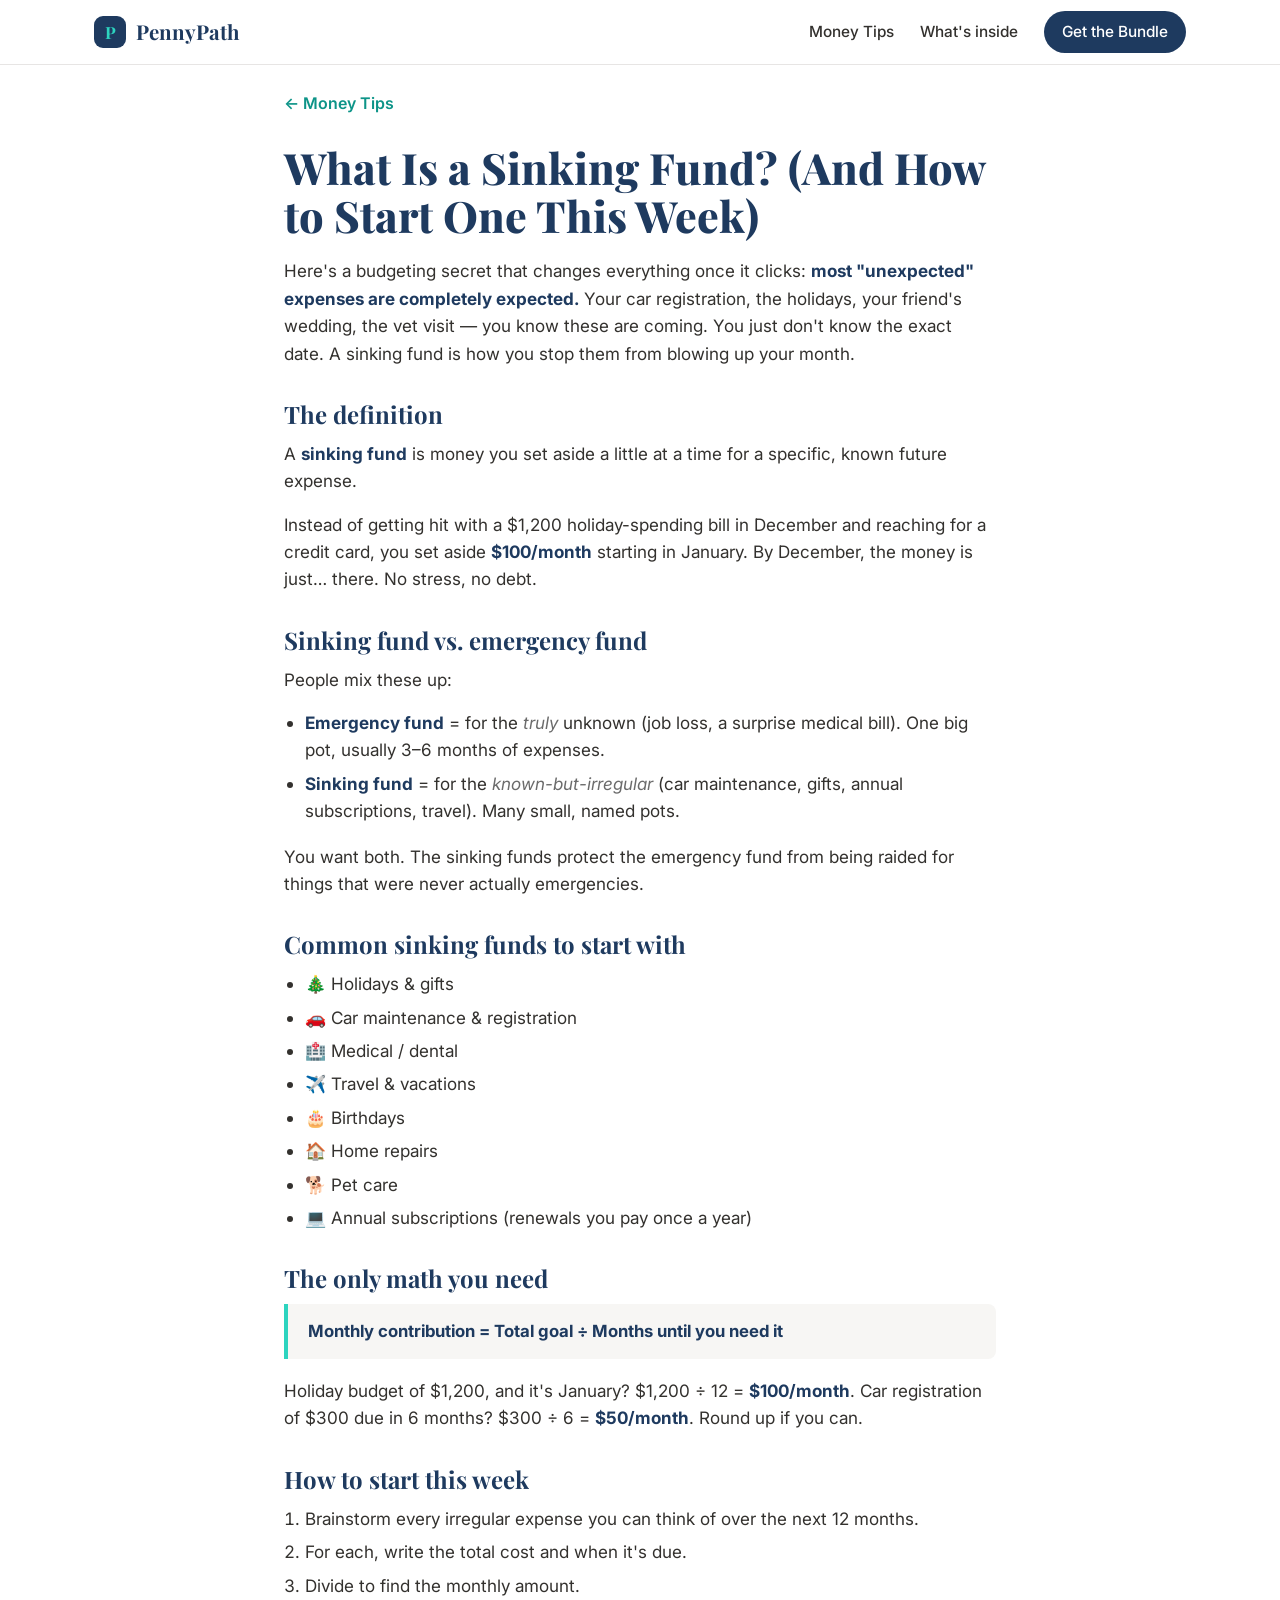
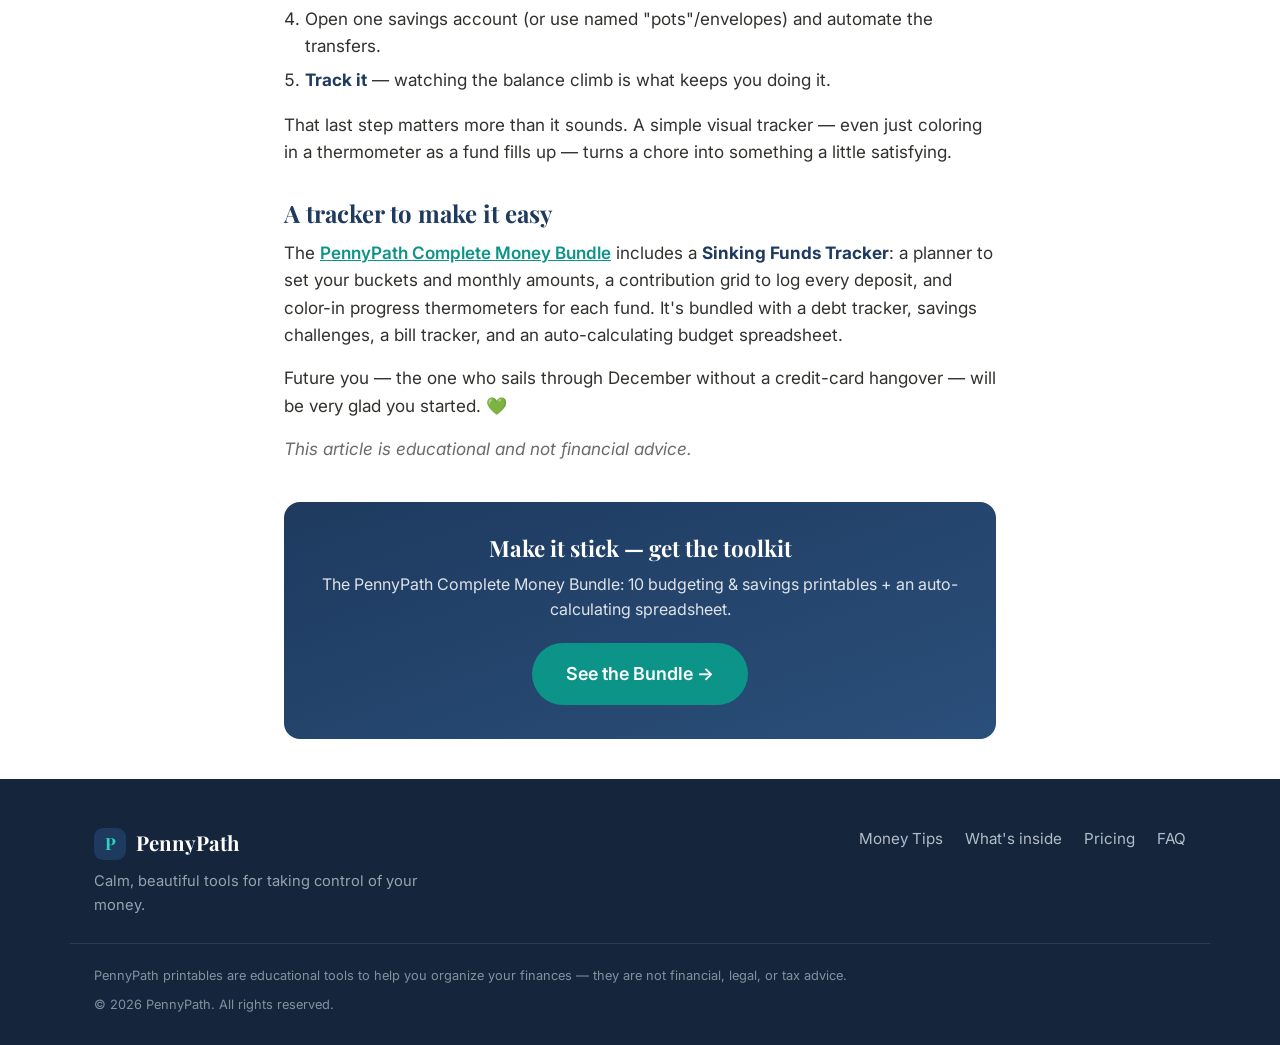
<file: blog/what-is-a-sinking-fund/index.html>
<!doctype html><html lang="en"><head>
<meta charset="utf-8"><meta name="viewport" content="width=device-width, initial-scale=1">
<title>What Is a Sinking Fund? (And How to Start One This Week) | PennyPath</title>
<meta name="description" content="A sinking fund is the simplest way to stop 'unexpected' expenses from wrecking your budget. Here's how they work, with examples and a free tracker.">
<link rel="canonical" href="https://blackeagle54.github.io/pennypath/blog/what-is-a-sinking-fund/">
<meta property="og:title" content="What Is a Sinking Fund? (And How to Start One This Week)"><meta property="og:description" content="A sinking fund is the simplest way to stop 'unexpected' expenses from wrecking your budget. Here's how they work, with examples and a free tracker.">
<meta property="og:image" content="https://blackeagle54.github.io/pennypath/assets/og-card.png"><meta property="og:url" content="https://blackeagle54.github.io/pennypath/blog/what-is-a-sinking-fund/">
<meta name="twitter:card" content="summary_large_image">
<link rel="icon" href="../../favicon.svg" type="image/svg+xml">
<link rel="preconnect" href="https://fonts.googleapis.com"><link rel="preconnect" href="https://fonts.gstatic.com" crossorigin>
<link href="https://fonts.googleapis.com/css2?family=Inter:wght@300;400;500;600;700;800&family=Playfair+Display:wght@600;700;800&display=swap" rel="stylesheet">
<link rel="stylesheet" href="../../style.css"></head><body>
<header class="nav"><div class="wrap nav-inner">
  <a class="brand" href="../../index.html"><span class="brand-mark">P</span> PennyPath</a>
  <nav class="nav-links">
    <a href="../../blog/">Money Tips</a>
    <a href="../../index.html#included">What's inside</a>
    <a class="btn btn-sm" href="../../index.html#pricing">Get the Bundle</a>
  </nav></div></header>
<main class="post"><div class="wrap narrow">
  <a class="crumb" href="../../blog/">← Money Tips</a>
  <article class="article"><h1>What Is a Sinking Fund? (And How to Start One This Week)</h1>
<p>Here&#39;s a budgeting secret that changes everything once it clicks: <strong>most &quot;unexpected&quot; expenses are completely
expected.</strong> Your car registration, the holidays, your friend&#39;s wedding, the vet visit — you know these are
coming. You just don&#39;t know the exact date. A sinking fund is how you stop them from blowing up your month.</p>
<h2>The definition</h2>
<p>A <strong>sinking fund</strong> is money you set aside a little at a time for a specific, known future expense.</p>
<p>Instead of getting hit with a $1,200 holiday-spending bill in December and reaching for a credit card, you set
aside <strong>$100/month</strong> starting in January. By December, the money is just… there. No stress, no debt.</p>
<h2>Sinking fund vs. emergency fund</h2>
<p>People mix these up:</p>
<ul>
<li><strong>Emergency fund</strong> = for the <em>truly</em> unknown (job loss, a surprise medical bill). One big pot, usually 3–6
months of expenses.</li>
<li><strong>Sinking fund</strong> = for the <em>known-but-irregular</em> (car maintenance, gifts, annual subscriptions, travel).
Many small, named pots.</li>
</ul>
<p>You want both. The sinking funds protect the emergency fund from being raided for things that were never
actually emergencies.</p>
<h2>Common sinking funds to start with</h2>
<ul>
<li>🎄 Holidays &amp; gifts</li>
<li>🚗 Car maintenance &amp; registration</li>
<li>🏥 Medical / dental</li>
<li>✈️ Travel &amp; vacations</li>
<li>🎂 Birthdays</li>
<li>🏠 Home repairs</li>
<li>🐕 Pet care</li>
<li>💻 Annual subscriptions (renewals you pay once a year)</li>
</ul>
<h2>The only math you need</h2>
<blockquote>
<p><strong>Monthly contribution = Total goal ÷ Months until you need it</strong></p>
</blockquote>
<p>Holiday budget of $1,200, and it&#39;s January? $1,200 ÷ 12 = <strong>$100/month</strong>. Car registration of $300 due in 6
months? $300 ÷ 6 = <strong>$50/month</strong>. Round up if you can.</p>
<h2>How to start this week</h2>
<ol>
<li>Brainstorm every irregular expense you can think of over the next 12 months.</li>
<li>For each, write the total cost and when it&#39;s due.</li>
<li>Divide to find the monthly amount.</li>
<li>Open one savings account (or use named &quot;pots&quot;/envelopes) and automate the transfers.</li>
<li><strong>Track it</strong> — watching the balance climb is what keeps you doing it.</li>
</ol>
<p>That last step matters more than it sounds. A simple visual tracker — even just coloring in a thermometer as a
fund fills up — turns a chore into something a little satisfying.</p>
<h2>A tracker to make it easy</h2>
<p>The <a href="https://blackeagle54.github.io/pennypath/">PennyPath Complete Money Bundle</a> includes a <strong>Sinking Funds
Tracker</strong>: a planner to set your buckets and monthly amounts, a contribution grid to log every deposit, and
color-in progress thermometers for each fund. It&#39;s bundled with a debt tracker, savings challenges, a bill
tracker, and an auto-calculating budget spreadsheet.</p>
<p>Future you — the one who sails through December without a credit-card hangover — will be very glad you started. 💚</p>
<p><em>This article is educational and not financial advice.</em></p>
</article>
  <aside class="post-cta">
  <h3>Make it stick — get the toolkit</h3>
  <p>The PennyPath Complete Money Bundle: 10 budgeting & savings printables + an auto-calculating spreadsheet.</p>
  <a class="btn btn-lg" href="../../index.html#pricing">See the Bundle →</a></aside>
</div></main>
<footer class="footer"><div class="wrap footer-inner">
  <div><a class="brand" href="../../index.html"><span class="brand-mark">P</span> PennyPath</a>
  <p class="foot-tag">Calm, beautiful tools for taking control of your money.</p></div>
  <nav class="foot-links"><a href="../../blog/">Money Tips</a><a href="../../index.html#included">What's inside</a>
  <a href="../../index.html#pricing">Pricing</a><a href="../../index.html#faq">FAQ</a></nav></div>
  <div class="wrap foot-legal"><p>PennyPath printables are educational tools to help you organize your finances — they are not financial, legal, or tax advice.</p>
  <p>© 2026 PennyPath. All rights reserved.</p></div></footer>
<script type="application/ld+json">{"@context":"https://schema.org","@type":"Article","headline":"What Is a Sinking Fund? (And How to Start One This Week)","description":"A sinking fund is the simplest way to stop 'unexpected' expenses from wrecking your budget. Here's how they work, with examples and a free tracker.","datePublished":"2026-05-29","publisher":{"@type":"Organization","name":"PennyPath"}}</script>
</body></html>
</file>
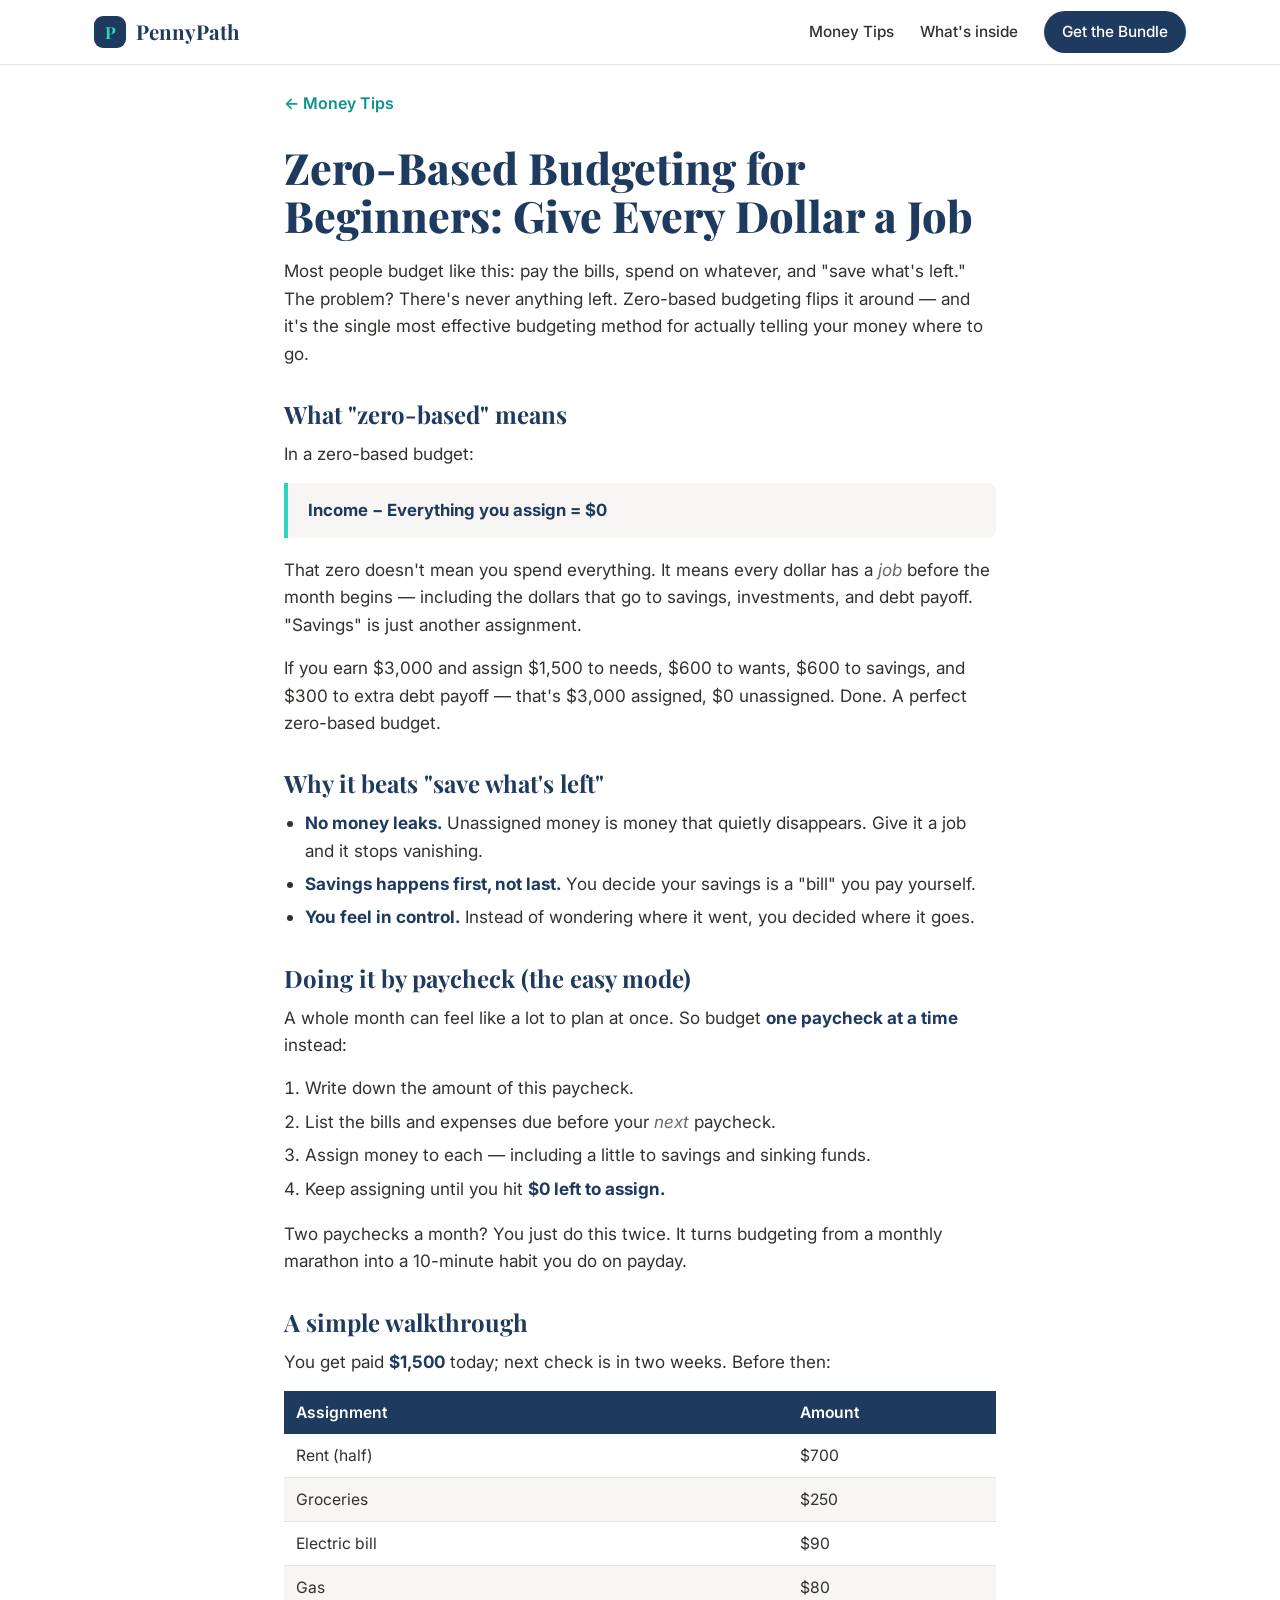
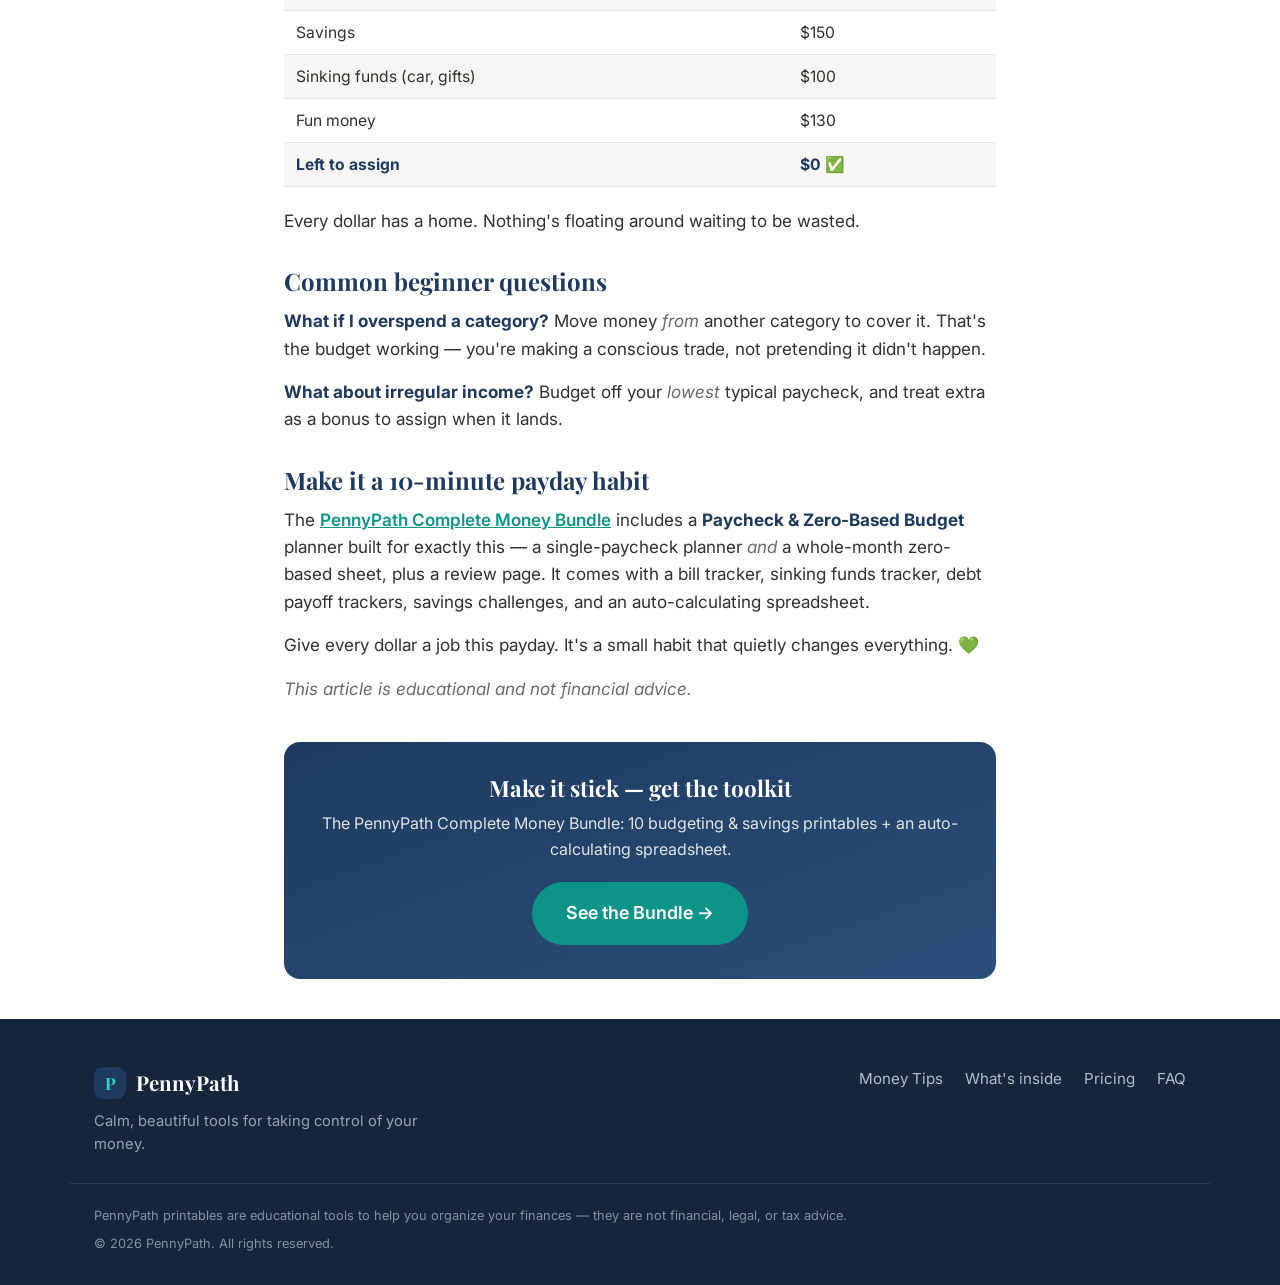
<file: blog/zero-based-budgeting-beginners/index.html>
<!doctype html><html lang="en"><head>
<meta charset="utf-8"><meta name="viewport" content="width=device-width, initial-scale=1">
<title>Zero-Based Budgeting for Beginners: Give Every Dollar a Job | PennyPath</title>
<meta name="description" content="Zero-based budgeting means your income minus your expenses equals zero — every dollar assigned on purpose. Here's how to do it, with a free printable.">
<link rel="canonical" href="https://blackeagle54.github.io/pennypath/blog/zero-based-budgeting-beginners/">
<meta property="og:title" content="Zero-Based Budgeting for Beginners: Give Every Dollar a Job"><meta property="og:description" content="Zero-based budgeting means your income minus your expenses equals zero — every dollar assigned on purpose. Here's how to do it, with a free printable.">
<meta property="og:image" content="https://blackeagle54.github.io/pennypath/assets/og-card.png"><meta property="og:url" content="https://blackeagle54.github.io/pennypath/blog/zero-based-budgeting-beginners/">
<meta name="twitter:card" content="summary_large_image">
<link rel="icon" href="../../favicon.svg" type="image/svg+xml">
<link rel="preconnect" href="https://fonts.googleapis.com"><link rel="preconnect" href="https://fonts.gstatic.com" crossorigin>
<link href="https://fonts.googleapis.com/css2?family=Inter:wght@300;400;500;600;700;800&family=Playfair+Display:wght@600;700;800&display=swap" rel="stylesheet">
<link rel="stylesheet" href="../../style.css"></head><body>
<header class="nav"><div class="wrap nav-inner">
  <a class="brand" href="../../index.html"><span class="brand-mark">P</span> PennyPath</a>
  <nav class="nav-links">
    <a href="../../blog/">Money Tips</a>
    <a href="../../index.html#included">What's inside</a>
    <a class="btn btn-sm" href="../../index.html#pricing">Get the Bundle</a>
  </nav></div></header>
<main class="post"><div class="wrap narrow">
  <a class="crumb" href="../../blog/">← Money Tips</a>
  <article class="article"><h1>Zero-Based Budgeting for Beginners: Give Every Dollar a Job</h1>
<p>Most people budget like this: pay the bills, spend on whatever, and &quot;save what&#39;s left.&quot; The problem? There&#39;s
never anything left. Zero-based budgeting flips it around — and it&#39;s the single most effective budgeting method
for actually telling your money where to go.</p>
<h2>What &quot;zero-based&quot; means</h2>
<p>In a zero-based budget:</p>
<blockquote>
<p><strong>Income − Everything you assign = $0</strong></p>
</blockquote>
<p>That zero doesn&#39;t mean you spend everything. It means every dollar has a <em>job</em> before the month begins —
including the dollars that go to savings, investments, and debt payoff. &quot;Savings&quot; is just another assignment.</p>
<p>If you earn $3,000 and assign $1,500 to needs, $600 to wants, $600 to savings, and $300 to extra debt
payoff — that&#39;s $3,000 assigned, $0 unassigned. Done. A perfect zero-based budget.</p>
<h2>Why it beats &quot;save what&#39;s left&quot;</h2>
<ul>
<li><strong>No money leaks.</strong> Unassigned money is money that quietly disappears. Give it a job and it stops vanishing.</li>
<li><strong>Savings happens first, not last.</strong> You decide your savings is a &quot;bill&quot; you pay yourself.</li>
<li><strong>You feel in control.</strong> Instead of wondering where it went, you decided where it goes.</li>
</ul>
<h2>Doing it by paycheck (the easy mode)</h2>
<p>A whole month can feel like a lot to plan at once. So budget <strong>one paycheck at a time</strong> instead:</p>
<ol>
<li>Write down the amount of this paycheck.</li>
<li>List the bills and expenses due before your <em>next</em> paycheck.</li>
<li>Assign money to each — including a little to savings and sinking funds.</li>
<li>Keep assigning until you hit <strong>$0 left to assign.</strong></li>
</ol>
<p>Two paychecks a month? You just do this twice. It turns budgeting from a monthly marathon into a 10-minute
habit you do on payday.</p>
<h2>A simple walkthrough</h2>
<p>You get paid <strong>$1,500</strong> today; next check is in two weeks. Before then:</p>
<table>
<thead>
<tr>
<th>Assignment</th>
<th>Amount</th>
</tr>
</thead>
<tbody><tr>
<td>Rent (half)</td>
<td>$700</td>
</tr>
<tr>
<td>Groceries</td>
<td>$250</td>
</tr>
<tr>
<td>Electric bill</td>
<td>$90</td>
</tr>
<tr>
<td>Gas</td>
<td>$80</td>
</tr>
<tr>
<td>Savings</td>
<td>$150</td>
</tr>
<tr>
<td>Sinking funds (car, gifts)</td>
<td>$100</td>
</tr>
<tr>
<td>Fun money</td>
<td>$130</td>
</tr>
<tr>
<td><strong>Left to assign</strong></td>
<td><strong>$0</strong> ✅</td>
</tr>
</tbody></table>
<p>Every dollar has a home. Nothing&#39;s floating around waiting to be wasted.</p>
<h2>Common beginner questions</h2>
<p><strong>What if I overspend a category?</strong> Move money <em>from</em> another category to cover it. That&#39;s the budget working —
you&#39;re making a conscious trade, not pretending it didn&#39;t happen.</p>
<p><strong>What about irregular income?</strong> Budget off your <em>lowest</em> typical paycheck, and treat extra as a bonus to
assign when it lands.</p>
<h2>Make it a 10-minute payday habit</h2>
<p>The <a href="https://blackeagle54.github.io/pennypath/">PennyPath Complete Money Bundle</a> includes a <strong>Paycheck &amp;
Zero-Based Budget</strong> planner built for exactly this — a single-paycheck planner <em>and</em> a whole-month zero-based
sheet, plus a review page. It comes with a bill tracker, sinking funds tracker, debt payoff trackers, savings
challenges, and an auto-calculating spreadsheet.</p>
<p>Give every dollar a job this payday. It&#39;s a small habit that quietly changes everything. 💚</p>
<p><em>This article is educational and not financial advice.</em></p>
</article>
  <aside class="post-cta">
  <h3>Make it stick — get the toolkit</h3>
  <p>The PennyPath Complete Money Bundle: 10 budgeting & savings printables + an auto-calculating spreadsheet.</p>
  <a class="btn btn-lg" href="../../index.html#pricing">See the Bundle →</a></aside>
</div></main>
<footer class="footer"><div class="wrap footer-inner">
  <div><a class="brand" href="../../index.html"><span class="brand-mark">P</span> PennyPath</a>
  <p class="foot-tag">Calm, beautiful tools for taking control of your money.</p></div>
  <nav class="foot-links"><a href="../../blog/">Money Tips</a><a href="../../index.html#included">What's inside</a>
  <a href="../../index.html#pricing">Pricing</a><a href="../../index.html#faq">FAQ</a></nav></div>
  <div class="wrap foot-legal"><p>PennyPath printables are educational tools to help you organize your finances — they are not financial, legal, or tax advice.</p>
  <p>© 2026 PennyPath. All rights reserved.</p></div></footer>
<script type="application/ld+json">{"@context":"https://schema.org","@type":"Article","headline":"Zero-Based Budgeting for Beginners: Give Every Dollar a Job","description":"Zero-based budgeting means your income minus your expenses equals zero — every dollar assigned on purpose. Here's how to do it, with a free printable.","datePublished":"2026-05-29","publisher":{"@type":"Organization","name":"PennyPath"}}</script>
</body></html>
</file>
<file: style.css>
:root{
  --teal:#2DD4BF; --teal-d:#0d9488; --navy:#1E3A5F; --navy2:#2A4F7A;
  --warm:#F7F6F4; --mint:#A7F3D0; --ink:#1C1917; --muted:#6b6b6b;
  --line:#E7E5E4; --white:#fff;
  --radius:14px; --shadow:0 18px 40px rgba(30,58,95,.12);
  --maxw:1140px;
}
*{margin:0;padding:0;box-sizing:border-box}
html{scroll-behavior:smooth}
body{font-family:'Inter',-apple-system,BlinkMacSystemFont,sans-serif;color:var(--ink);background:var(--white);line-height:1.6;-webkit-font-smoothing:antialiased}
.wrap{max-width:var(--maxw);margin:0 auto;padding:0 24px}
.wrap.narrow{max-width:760px}
h1,h2,h3{font-family:'Playfair Display',serif;line-height:1.12;color:var(--navy)}
.em{color:var(--teal-d)}
a{color:inherit;text-decoration:none}
img{max-width:100%;display:block}
s{opacity:.55}

/* Buttons */
.btn{display:inline-flex;align-items:center;justify-content:center;gap:.4em;background:var(--navy);color:#fff;
  font-weight:600;font-size:1rem;padding:13px 26px;border-radius:999px;transition:transform .15s ease,box-shadow .15s ease,background .15s ease;white-space:nowrap}
.btn:hover{transform:translateY(-2px);box-shadow:0 12px 26px rgba(30,58,95,.28)}
.btn-lg{font-size:1.12rem;padding:17px 34px;background:var(--teal-d)}
.btn-lg:hover{background:#0b7c70}
.btn-sm{padding:9px 18px;font-size:.92rem}
.btn-block{display:flex;width:100%}
.btn-light{background:#fff;color:var(--navy)}
.btn-light:hover{background:#f0fdfa}

/* Nav */
.nav{position:sticky;top:0;z-index:50;background:rgba(255,255,255,.88);backdrop-filter:blur(10px);border-bottom:1px solid var(--line)}
.nav-inner{display:flex;align-items:center;justify-content:space-between;height:64px}
.brand{display:flex;align-items:center;gap:10px;font-family:'Playfair Display',serif;font-weight:700;font-size:1.28rem;color:var(--navy)}
.brand-mark{width:32px;height:32px;border-radius:9px;background:var(--navy);color:var(--teal);display:flex;align-items:center;justify-content:center;font-size:1.05rem}
.nav-links{display:flex;align-items:center;gap:26px}
.nav-links a{font-weight:500;font-size:.96rem;color:#33312e}
.nav-links a:hover{color:var(--teal-d)}
.nav-links .btn{color:#fff}

/* Hero */
.hero{background:linear-gradient(180deg,var(--warm),#fff);padding:72px 0 60px;overflow:hidden}
.hero-grid{display:grid;grid-template-columns:1.05fr .95fr;gap:48px;align-items:center}
.pill{display:inline-block;background:var(--mint);color:#0b6258;font-weight:600;font-size:.82rem;letter-spacing:.02em;padding:7px 15px;border-radius:999px;margin-bottom:22px}
.hero h1{font-size:clamp(2.3rem,4.6vw,3.6rem);font-weight:800;letter-spacing:-.5px}
.lead{font-size:1.16rem;color:#44423f;margin:20px 0 28px;max-width:34em}
.hero-cta{display:flex;align-items:center;gap:18px;flex-wrap:wrap}
.cta-note{font-size:.92rem;color:var(--muted)}
.cta-note.light{color:rgba(255,255,255,.8)}
.trust{list-style:none;display:flex;flex-wrap:wrap;gap:10px 22px;margin-top:30px}
.trust li{font-size:.92rem;font-weight:500;color:#33312e}

/* Hero art collage */
.hero-art{position:relative;height:430px}
.hero-art .c{position:absolute;width:54%;border-radius:10px;box-shadow:0 24px 50px rgba(30,58,95,.28);border:1px solid rgba(255,255,255,.6)}
.hero-art .c1{top:24px;left:0;transform:rotate(-7deg);z-index:2}
.hero-art .c2{top:0;left:33%;transform:rotate(5deg);z-index:4}
.hero-art .c3{top:200px;left:8%;transform:rotate(4deg);z-index:3}
.hero-art .c4{top:182px;left:42%;transform:rotate(-5deg);z-index:1}

/* Value strip */
.strip{background:var(--navy);color:#fff}
.strip-grid{display:grid;grid-template-columns:repeat(4,1fr);gap:20px;padding:26px 24px;text-align:center}
.strip-grid b{display:block;font-size:1rem;color:var(--teal)}
.strip-grid span{font-size:.86rem;opacity:.78}

/* Sections */
.section{padding:78px 0}
.section.alt{background:var(--warm)}
.section-head{text-align:center;max-width:640px;margin:0 auto 46px}
.kicker{display:inline-block;text-transform:uppercase;letter-spacing:.14em;font-size:.78rem;font-weight:700;color:var(--teal-d);margin-bottom:14px}
.section-head h2{font-size:clamp(1.8rem,3.3vw,2.6rem);font-weight:800}
.section-head p{color:#55534f;margin-top:14px;font-size:1.05rem}

/* Product cards */
.cards{display:grid;grid-template-columns:repeat(3,1fr);gap:26px}
.card{background:#fff;border:1px solid var(--line);border-radius:var(--radius);overflow:hidden;transition:transform .18s ease,box-shadow .18s ease}
.card:hover{transform:translateY(-4px);box-shadow:var(--shadow)}
.card>img{width:100%;aspect-ratio:8.5/6;object-fit:cover;object-position:top;background:var(--navy)}
.card h3{font-size:1.12rem;font-weight:700;padding:18px 20px 0}
.card p{padding:8px 20px 22px;color:#55534f;font-size:.95rem}
.bonus{text-align:center;margin-top:36px;font-size:1.05rem;color:var(--navy)}

/* spreadsheet pseudo-cover */
.sheet-cover{aspect-ratio:8.5/6;background:linear-gradient(160deg,var(--navy),var(--navy2));color:#fff;display:flex;flex-direction:column;align-items:center;justify-content:center;text-align:center;padding:18px}
.sc-badge{width:42px;height:42px;border-radius:50%;background:var(--teal);color:var(--navy);font-size:20px;display:flex;align-items:center;justify-content:center;margin-bottom:10px}
.sc-title{font-family:'Playfair Display',serif;font-weight:700;font-size:1.15rem;line-height:1.15;margin-bottom:12px}
.sc-grid{width:120px;height:34px;background-image:repeating-linear-gradient(90deg,rgba(255,255,255,.18) 0 17px,transparent 17px 20px),repeating-linear-gradient(0deg,rgba(255,255,255,.18) 0 9px,transparent 9px 11px);border-radius:4px;margin-bottom:12px}
.sc-tag{font-size:.6rem;letter-spacing:.14em;opacity:.6}

/* Steps */
.steps{display:grid;grid-template-columns:repeat(3,1fr);gap:26px}
.step{background:#fff;border:1px solid var(--line);border-radius:var(--radius);padding:30px 26px;text-align:center}
.section.alt .step{background:#fff}
.step .num{display:inline-flex;width:46px;height:46px;align-items:center;justify-content:center;border-radius:50%;background:var(--mint);color:#0b6258;font-family:'Playfair Display',serif;font-weight:700;font-size:1.3rem;margin-bottom:16px}
.step h3{font-size:1.18rem}
.step p{color:#55534f;margin-top:10px;font-size:.96rem}

/* Pricing */
.price-card{display:grid;grid-template-columns:1fr 1fr;gap:0;background:#fff;border:1px solid var(--line);border-radius:20px;overflow:hidden;box-shadow:var(--shadow);max-width:960px;margin:0 auto}
.price-left{padding:42px 40px}
.price-row{display:flex;align-items:baseline;gap:14px}
.price-now{font-family:'Playfair Display',serif;font-weight:800;font-size:3.4rem;color:var(--navy)}
.price-was{font-size:1.4rem}
.price-sub{color:var(--muted);margin:6px 0 22px}
.price-list{list-style:none;display:flex;flex-direction:column;gap:11px;margin-bottom:26px}
.price-list li{font-weight:500;color:#33312e}
.price-fine{font-size:.82rem;color:var(--muted);margin-top:16px}
.price-right{background:var(--warm);display:flex;align-items:center;justify-content:center;padding:24px}
.price-right img{border-radius:10px;box-shadow:0 10px 24px rgba(30,58,95,.14)}

/* FAQ */
details{background:#fff;border:1px solid var(--line);border-radius:12px;padding:0;margin-bottom:12px;overflow:hidden}
summary{cursor:pointer;padding:18px 22px;font-weight:600;color:var(--navy);list-style:none;display:flex;justify-content:space-between;align-items:center}
summary::-webkit-details-marker{display:none}
summary::after{content:"+";font-size:1.4rem;color:var(--teal-d);font-weight:400}
details[open] summary::after{content:"–"}
details p{padding:0 22px 20px;color:#55534f}
details code{background:var(--warm);padding:1px 6px;border-radius:4px;font-size:.88em}

/* Final CTA */
.final{background:linear-gradient(160deg,var(--navy),var(--navy2));color:#fff;text-align:center;padding:80px 0}
.final h2{color:#fff;font-size:clamp(1.9rem,3.4vw,2.7rem);font-weight:800}
.final p{opacity:.85;margin:16px 0 30px;font-size:1.1rem}

/* Footer */
.footer{background:#15263c;color:#cdd6e2;padding:48px 0 30px}
.footer .brand{color:#fff}
.footer-inner{display:flex;justify-content:space-between;align-items:flex-start;gap:30px;flex-wrap:wrap;padding-bottom:26px;border-bottom:1px solid rgba(255,255,255,.1)}
.foot-tag{margin-top:10px;font-size:.92rem;opacity:.7;max-width:24em}
.foot-links{display:flex;gap:22px;flex-wrap:wrap}
.foot-links a{font-size:.95rem;opacity:.85}
.foot-links a:hover{opacity:1;color:var(--teal)}
.foot-legal{margin-top:22px;font-size:.8rem;opacity:.6;display:flex;flex-direction:column;gap:8px}

/* Guarantee row */
.guarantee{display:flex;flex-wrap:wrap;gap:8px 16px;margin:0 0 16px}
.guarantee span{font-size:.82rem;font-weight:500;color:#44423f;background:var(--warm);padding:6px 11px;border-radius:999px}

/* Sticky buy bar */
.buybar{position:fixed;left:0;right:0;bottom:0;z-index:60;background:rgba(255,255,255,.97);backdrop-filter:blur(10px);
  border-top:1px solid var(--line);box-shadow:0 -8px 24px rgba(30,58,95,.1);transform:translateY(110%);transition:transform .25s ease}
.buybar.show{transform:translateY(0)}
.buybar-inner{display:flex;align-items:center;justify-content:space-between;gap:16px;height:64px}
.buybar-text{display:flex;flex-direction:column;line-height:1.2}
.buybar-text b{font-size:.98rem;color:var(--navy)}
.buybar-text span{font-size:.85rem;color:var(--muted)}
.buybar .btn{flex-shrink:0}
@media(max-width:540px){.buybar-text b{font-size:.9rem}.buybar-text span{font-size:.78rem}.buybar .btn{padding:11px 18px;font-size:.92rem}}

/* "store opening soon" toast */
.soon{position:fixed;left:50%;bottom:26px;transform:translateX(-50%);background:var(--navy);color:#fff;padding:14px 22px;border-radius:999px;box-shadow:0 14px 30px rgba(0,0,0,.3);font-size:.95rem;z-index:100}

/* Free sample */
.freebie{background:var(--warm);padding:64px 0}
.freebie-grid{display:grid;grid-template-columns:.7fr 1fr;gap:44px;align-items:center;max-width:980px;margin:0 auto}
.freebie-art img{border-radius:12px;box-shadow:var(--shadow);border:1px solid var(--line);width:100%;max-width:280px;margin:0 auto;display:block}
.freebie-copy h2{font-size:clamp(1.7rem,3vw,2.3rem);font-weight:800;margin:10px 0 14px}
.freebie-copy p{color:#55534f;margin-bottom:20px;font-size:1.05rem}
.freebie-copy .btn{margin-bottom:10px}
@media(max-width:760px){.freebie-grid{grid-template-columns:1fr;text-align:center}.freebie-art{max-width:230px;margin:0 auto}}

/* Blog */
.crumb{display:inline-block;color:var(--teal-d);font-weight:600;margin:26px 0 18px}
.post{padding-bottom:40px}
.article{font-size:1.07rem;color:#33312e}
.article h1{font-size:clamp(2rem,4vw,2.7rem);font-weight:800;margin:8px 0 18px;line-height:1.12}
.article h2{font-size:1.5rem;font-weight:700;margin:34px 0 12px}
.article h3{font-size:1.2rem;font-weight:700;margin:26px 0 10px}
.article p{margin:0 0 16px}
.article ul,.article ol{margin:0 0 18px 1.2em}
.article li{margin:6px 0}
.article a{color:var(--teal-d);font-weight:600;text-decoration:underline}
.article strong{color:var(--navy)}
.article blockquote{border-left:4px solid var(--teal);background:var(--warm);margin:0 0 18px;padding:14px 20px;border-radius:0 8px 8px 0;font-size:1.05rem}
.article blockquote p{margin:0}
.article table{width:100%;border-collapse:collapse;margin:0 0 20px;font-size:.98rem}
.article th{background:var(--navy);color:#fff;text-align:left;padding:9px 12px;font-weight:600}
.article td{padding:9px 12px;border-bottom:1px solid var(--line)}
.article tr:nth-child(even) td{background:var(--warm)}
.article code{background:var(--warm);padding:1px 6px;border-radius:4px;font-size:.9em}
.article em{color:var(--muted)}
.post-cta{margin-top:40px;background:linear-gradient(160deg,var(--navy),var(--navy2));color:#fff;border-radius:16px;padding:34px 30px;text-align:center}
.post-cta h3{color:#fff;font-size:1.4rem}
.post-cta p{opacity:.85;margin:10px 0 20px}
.post-list{display:flex;flex-direction:column;gap:18px}
.post-card{display:block;background:#fff;border:1px solid var(--line);border-radius:14px;padding:26px 28px;transition:transform .15s ease,box-shadow .15s ease}
.post-card:hover{transform:translateY(-3px);box-shadow:var(--shadow)}
.post-card h2{font-size:1.3rem;font-weight:700}
.post-card p{color:#55534f;margin:8px 0 12px}
.readmore{color:var(--teal-d);font-weight:600}

/* Responsive */
@media(max-width:880px){
  .hero-grid{grid-template-columns:1fr;gap:30px}
  .hero-art{height:340px;max-width:440px;margin:0 auto}
  .strip-grid{grid-template-columns:repeat(2,1fr);gap:18px}
  .cards{grid-template-columns:repeat(2,1fr)}
  .steps{grid-template-columns:1fr}
  .price-card{grid-template-columns:1fr}
  .price-right{order:-1}
  .nav-links a:not(.btn){display:none}
}
@media(max-width:540px){
  .cards{grid-template-columns:1fr}
  .strip-grid{grid-template-columns:1fr 1fr}
  .hero{padding:48px 0 40px}
  .section{padding:56px 0}
}
</file>
